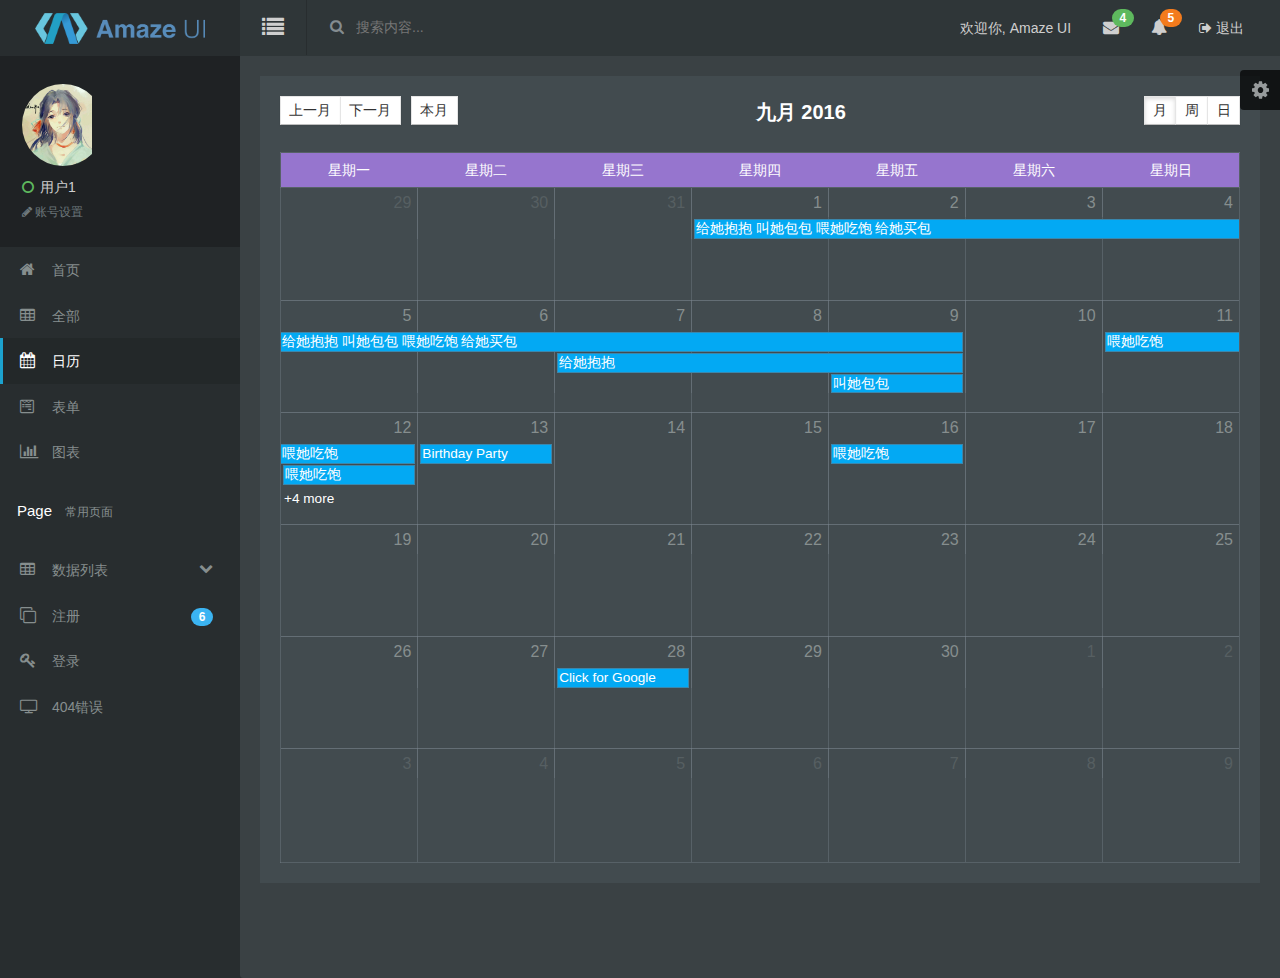
<file: src/main/resources/static/admin/calendar.html>
<!DOCTYPE html>
<html lang="en">

<head>
    <meta charset="utf-8">
    <meta http-equiv="X-UA-Compatible" content="IE=edge">
    <title>Amaze UI Admin index Examples</title>
    <meta name="description" content="这是一个 index 页面">
    <meta name="keywords" content="index">
    <meta name="viewport" content="width=device-width, initial-scale=1">
    <meta name="renderer" content="webkit">
    <meta http-equiv="Cache-Control" content="no-siteapp" />
    <link rel="icon" type="image/png" href="assets/i/favicon.png">
    <link rel="apple-touch-icon-precomposed" href="assets/i/app-icon72x72@2x.png">
    <meta name="apple-mobile-web-app-title" content="Amaze UI" />
    <link rel="stylesheet" href="assets/css/amazeui.min.css" />
    <link rel="stylesheet" href="assets/css/fullcalendar.min.css" />
    <link rel="stylesheet" href="assets/css/fullcalendar.print.css" media='print' />
    <link rel="stylesheet" href="assets/css/app.css">
    <script src="assets/js/jquery.min.js"></script>

</head>

<body data-type="widgets">
    <script src="assets/js/theme.js"></script>
    <div class="am-g tpl-g">
        <!-- 头部 -->
        <header>
            <!-- logo -->
            <div class="am-fl tpl-header-logo">
                <a href="javascript:;"><img src="assets/img/logo.png" alt=""></a>
            </div>
            <!-- 右侧内容 -->
            <div class="tpl-header-fluid">
                <!-- 侧边切换 -->
                <div class="am-fl tpl-header-switch-button am-icon-list">
                    <span>

                </span>
                </div>
                <!-- 搜索 -->
                <div class="am-fl tpl-header-search">
                    <form class="tpl-header-search-form" action="javascript:;">
                        <button class="tpl-header-search-btn am-icon-search"></button>
                        <input class="tpl-header-search-box" type="text" placeholder="搜索内容...">
                    </form>
                </div>
                <!-- 其它功能-->
                <div class="am-fr tpl-header-navbar">
                    <ul>
                        <!-- 欢迎语 -->
                        <li class="am-text-sm tpl-header-navbar-welcome">
                            <a href="javascript:;">欢迎你, <span>Amaze UI</span> </a>
                        </li>

                        <!-- 新邮件 -->
                        <li class="am-dropdown tpl-dropdown" data-am-dropdown>
                            <a href="javascript:;" class="am-dropdown-toggle tpl-dropdown-toggle" data-am-dropdown-toggle>
                                <i class="am-icon-envelope"></i>
                                <span class="am-badge am-badge-success am-round item-feed-badge">4</span>
                            </a>
                            <!-- 弹出列表 -->
                            <ul class="am-dropdown-content tpl-dropdown-content">
                                <li class="tpl-dropdown-menu-messages">
                                    <a href="javascript:;" class="tpl-dropdown-menu-messages-item am-cf">
                                        <div class="menu-messages-ico">
                                            <img src="assets/img/avatar/avatar1.jpg" alt="">
                                        </div>
                                        <div class="menu-messages-time">
                                            3小时前
                                        </div>
                                        <div class="menu-messages-content">
                                            <div class="menu-messages-content-title">
                                                <i class="am-icon-circle-o am-text-success"></i>
                                                <span>夕风色</span>
                                            </div>
                                            <div class="am-text-truncate"> Amaze UI 的诞生，依托于 GitHub 及其他技术社区上一些优秀的资源；Amaze UI 的成长，则离不开用户的支持。 </div>
                                            <div class="menu-messages-content-time">2016-09-21 下午 16:40</div>
                                        </div>
                                    </a>
                                </li>

                                <li class="tpl-dropdown-menu-messages">
                                    <a href="javascript:;" class="tpl-dropdown-menu-messages-item am-cf">
                                        <div class="menu-messages-ico">
                                            <img src="assets/img/user02.png" alt="">
                                        </div>
                                        <div class="menu-messages-time">
                                            5天前
                                        </div>
                                        <div class="menu-messages-content">
                                            <div class="menu-messages-content-title">
                                                <i class="am-icon-circle-o am-text-warning"></i>
                                                <span>用户1</span>
                                            </div>
                                            <div class="am-text-truncate"> 为了能最准确的传达所描述的问题， 建议你在反馈时附上演示，方便我们理解。 </div>
                                            <div class="menu-messages-content-time">2016-09-16 上午 09:23</div>
                                        </div>
                                    </a>
                                </li>
                                <li class="tpl-dropdown-menu-messages">
                                    <a href="javascript:;" class="tpl-dropdown-menu-messages-item am-cf">
                                        <i class="am-icon-circle-o"></i> 进入列表…
                                    </a>
                                </li>
                            </ul>
                        </li>

                        <!-- 新提示 -->
                        <li class="am-dropdown" data-am-dropdown>
                            <a href="javascript:;" class="am-dropdown-toggle" data-am-dropdown-toggle>
                                <i class="am-icon-bell"></i>
                                <span class="am-badge am-badge-warning am-round item-feed-badge">5</span>
                            </a>

                            <!-- 弹出列表 -->
                            <ul class="am-dropdown-content tpl-dropdown-content">
                                <li class="tpl-dropdown-menu-notifications">
                                    <a href="javascript:;" class="tpl-dropdown-menu-notifications-item am-cf">
                                        <div class="tpl-dropdown-menu-notifications-title">
                                            <i class="am-icon-line-chart"></i>
                                            <span> 有6笔新的销售订单</span>
                                        </div>
                                        <div class="tpl-dropdown-menu-notifications-time">
                                            12分钟前
                                        </div>
                                    </a>
                                </li>
                                <li class="tpl-dropdown-menu-notifications">
                                    <a href="javascript:;" class="tpl-dropdown-menu-notifications-item am-cf">
                                        <div class="tpl-dropdown-menu-notifications-title">
                                            <i class="am-icon-star"></i>
                                            <span> 有3个来自人事部的消息</span>
                                        </div>
                                        <div class="tpl-dropdown-menu-notifications-time">
                                            30分钟前
                                        </div>
                                    </a>
                                </li>
                                <li class="tpl-dropdown-menu-notifications">
                                    <a href="javascript:;" class="tpl-dropdown-menu-notifications-item am-cf">
                                        <div class="tpl-dropdown-menu-notifications-title">
                                            <i class="am-icon-folder-o"></i>
                                            <span> 上午开会记录存档</span>
                                        </div>
                                        <div class="tpl-dropdown-menu-notifications-time">
                                            1天前
                                        </div>
                                    </a>
                                </li>


                                <li class="tpl-dropdown-menu-notifications">
                                    <a href="javascript:;" class="tpl-dropdown-menu-notifications-item am-cf">
                                        <i class="am-icon-bell"></i> 进入列表…
                                    </a>
                                </li>
                            </ul>
                        </li>

                        <!-- 退出 -->
                        <li class="am-text-sm">
                            <a href="javascript:;">
                                <span class="am-icon-sign-out"></span> 退出
                            </a>
                        </li>
                    </ul>
                </div>
            </div>

        </header>
        <!-- 风格切换 -->
        <div class="tpl-skiner">
            <div class="tpl-skiner-toggle am-icon-cog">
            </div>
            <div class="tpl-skiner-content">
                <div class="tpl-skiner-content-title">
                    选择主题
                </div>
                <div class="tpl-skiner-content-bar">
                    <span class="skiner-color skiner-white" data-color="theme-white"></span>
                    <span class="skiner-color skiner-black" data-color="theme-black"></span>
                </div>
            </div>
        </div>
        <!-- 侧边导航栏 -->
        <div class="left-sidebar">
            <!-- 用户信息 -->
            <div class="tpl-sidebar-user-panel">
                <div class="tpl-user-panel-slide-toggleable">
                    <div class="tpl-user-panel-profile-picture">
                        <img src="assets/img/avatar/avatar1.jpg" alt="">
                    </div>
                    <span class="user-panel-logged-in-text">
              <i class="am-icon-circle-o am-text-success tpl-user-panel-status-icon"></i>
              用户1
          </span>
                    <a href="javascript:;" class="tpl-user-panel-action-link"> <span class="am-icon-pencil"></span> 账号设置</a>
                </div>
            </div>


            <!-- 菜单 -->
            <ul class="sidebar-nav">

                <li class="sidebar-nav-link">
                    <a href="index.html">
                        <i class="am-icon-home sidebar-nav-link-logo"></i> 首页
                    </a>
                </li>
                <li class="sidebar-nav-link">
                    <a href="tables.html">
                        <i class="am-icon-table sidebar-nav-link-logo"></i> 全部
                    </a>
                </li>
                <li class="sidebar-nav-link">
                    <a href="calendar.html" class="active">
                        <i class="am-icon-calendar sidebar-nav-link-logo"></i> 日历
                    </a>
                </li>
                <li class="sidebar-nav-link">
                    <a href="form.html">
                        <i class="am-icon-wpforms sidebar-nav-link-logo"></i> 表单

                    </a>
                </li>
                <li class="sidebar-nav-link">
                    <a href="chart.html">
                        <i class="am-icon-bar-chart sidebar-nav-link-logo"></i> 图表

                    </a>
                </li>

                <li class="sidebar-nav-heading">Page<span class="sidebar-nav-heading-info"> 常用页面</span></li>
                <li class="sidebar-nav-link">
                    <a href="javascript:;" class="sidebar-nav-sub-title">
                        <i class="am-icon-table sidebar-nav-link-logo"></i> 数据列表
                        <span class="am-icon-chevron-down am-fr am-margin-right-sm sidebar-nav-sub-ico"></span>
                    </a>
                    <ul class="sidebar-nav sidebar-nav-sub">
                        <li class="sidebar-nav-link">
                            <a href="table-list.html">
                                <span class="am-icon-angle-right sidebar-nav-link-logo"></span> 文字列表
                            </a>
                        </li>

                        <li class="sidebar-nav-link">
                            <a href="table-list-img.html">
                                <span class="am-icon-angle-right sidebar-nav-link-logo"></span> 图文列表
                            </a>
                        </li>
                    </ul>
                </li>
                <li class="sidebar-nav-link">
                    <a href="sign-up.html">
                        <i class="am-icon-clone sidebar-nav-link-logo"></i> 注册
                        <span class="am-badge am-badge-secondary sidebar-nav-link-logo-ico am-round am-fr am-margin-right-sm">6</span>
                    </a>
                </li>
                <li class="sidebar-nav-link">
                    <a href="login.html">
                        <i class="am-icon-key sidebar-nav-link-logo"></i> 登录
                    </a>
                </li>
                <li class="sidebar-nav-link">
                    <a href="404.html">
                        <i class="am-icon-tv sidebar-nav-link-logo"></i> 404错误
                    </a>
                </li>

            </ul>
        </div>



        <!-- 内容区域 -->
        <div class="tpl-content-wrapper">



            <div class="row-content am-cf">
                <div class="tpl-calendar-box">
                    <div id="calendar"></div>
                </div>






            </div>
        </div>
    </div>
    </div>


    <!-- 弹出层 -->

    <div class="am-modal am-modal-no-btn" id="calendar-edit-box">
        <div class="am-modal-dialog tpl-model-dialog">
            <div class="am-modal-hd">
                <a href="javascript: void(0)" class="am-close edit-box-close am-close-spin" data-am-modal-close>&times;</a>
            </div>
            <div class="am-modal-bd tpl-am-model-bd am-cf">

                <form class="am-form tpl-form-border-form">
                    <div class="am-form-group am-u-sm-12">
                        <label for="user-name" class="am-u-sm-12 am-form-label am-text-left">标题 <span class="tpl-form-line-small-title">Title</span></label>
                        <div class="am-u-sm-12">
                            <input type="text" class="tpl-form-input am-margin-top-xs calendar-edit-box-title" id="user-name" placeholder="" disabled>
                        </div>
                    </div>







                </form>

            </div>
        </div>
    </div>
    <script src="assets/js/moment.js"></script>
    <script src="assets/js/amazeui.min.js"></script>
    <script src="assets/js/fullcalendar.min.js"></script>
    <script src="assets/js/app.js"></script>
    <script>
        $(document).ready(function() {
            var editBox = $('#calendar-edit-box');

            $('.edit-box-close').on('click', function() {
                $('#calendar').fullCalendar('unselect');
            })
            $('#calendar').fullCalendar({

                header: {
                    left: 'prev,next today',
                    center: 'title',
                    right: 'month,agendaWeek,agendaDay'
                },

                monthNames: ["一月", "二月", "三月", "四月", "五月", "六月", "七月", "八月", "九月", "十月", "十一月", "十二月"],
                monthNamesShort: ["一月", "二月", "三月", "四月", "五月", "六月", "七月", "八月", "九月", "十月", "十一月", "十二月"],
                dayNames: ["星期日", "星期一", "星期二", "星期三", "星期四", "星期五", "星期六"],
                dayNamesShort: ["星期日", "星期一", "星期二", "星期三", "星期四", "星期五", "星期六"],
                today: ["今天"],
                firstDay: 1,
                buttonText: {
                    today: '本月',
                    month: '月',
                    week: '周',
                    day: '日',
                    prev: '上一月',
                    next: '下一月'
                },
                defaultDate: '2016-09-12',
                lang: 'zh-cn',
                navLinks: true, // can click day/week names to navigate views
                selectable: true,
                selectHelper: true,
                select: function(start, end) {
                    var title = prompt('填写你的记录的:');
                    var eventData;
                    if (title) {
                        eventData = {
                            title: title,
                            start: start,
                            end: end
                        };
                        $('#calendar').fullCalendar('renderEvent', eventData, true); // stick? = true
                    }
                    $('#calendar').fullCalendar('unselect');



                },
                editable: true,
                eventLimit: true, // allow "more" link when too many events
                eventClick: function(event, jsEvent, view) {

                    // event.source.events[0].title = '222223333'
                    // 修改数据
                    // 标题
                    $('.calendar-edit-box-title').val(event.title)



                    //  弹出框
                    editBox.modal();





                },
                events: [{
                    id: 1,
                    title: '给她抱抱 叫她包包 喂她吃饱 给她买包',
                    start: '2016-09-01',
                    end: '2016-09-10'
                }, {
                    id: 2,
                    title: '给她抱抱',
                    start: '2016-09-07',
                    end: '2016-09-10'
                }, {
                    id: 3,
                    title: '叫她包包',
                    start: '2016-09-09',
                    end: '2016-09-10'
                }, {
                    id: 4,
                    title: '喂她吃饱',
                    start: '2016-09-16',
                    end: '2016-09-10'
                }, {
                    id: 5,
                    title: '喂她吃饱',
                    start: '2016-09-11',
                    end: '2016-09-13'
                }, {
                    id: 6,
                    title: '喂她吃饱',
                    start: '2016-09-12',
                    end: '2016-09-12'
                }, {
                    id: 7,
                    title: '喂她吃饱',
                    start: '2016-09-12',
                    end: '2016-09-12'
                }, {
                    id: 8,
                    title: '喂她吃饱',
                    start: '2016-09-12',
                    end: '2016-09-12'
                }, {
                    id: 9,
                    title: '喂她吃饱',
                    start: '2016-09-12',
                    end: '2016-09-12'
                }, {
                    id: 10,
                    title: '喂她吃饱',
                    start: '2016-09-12',
                    end: '2016-09-12'
                }, {
                    id: 11,
                    title: 'Birthday Party',
                    start: '2016-09-13',
                    end: '2016-09-12'
                }, {
                    id: 12,
                    title: 'Click for Google',
                    start: '2016-09-28',
                    end: '2016-09-12'
                }]
            });

        });
    </script>
</body>

</html>
</file>
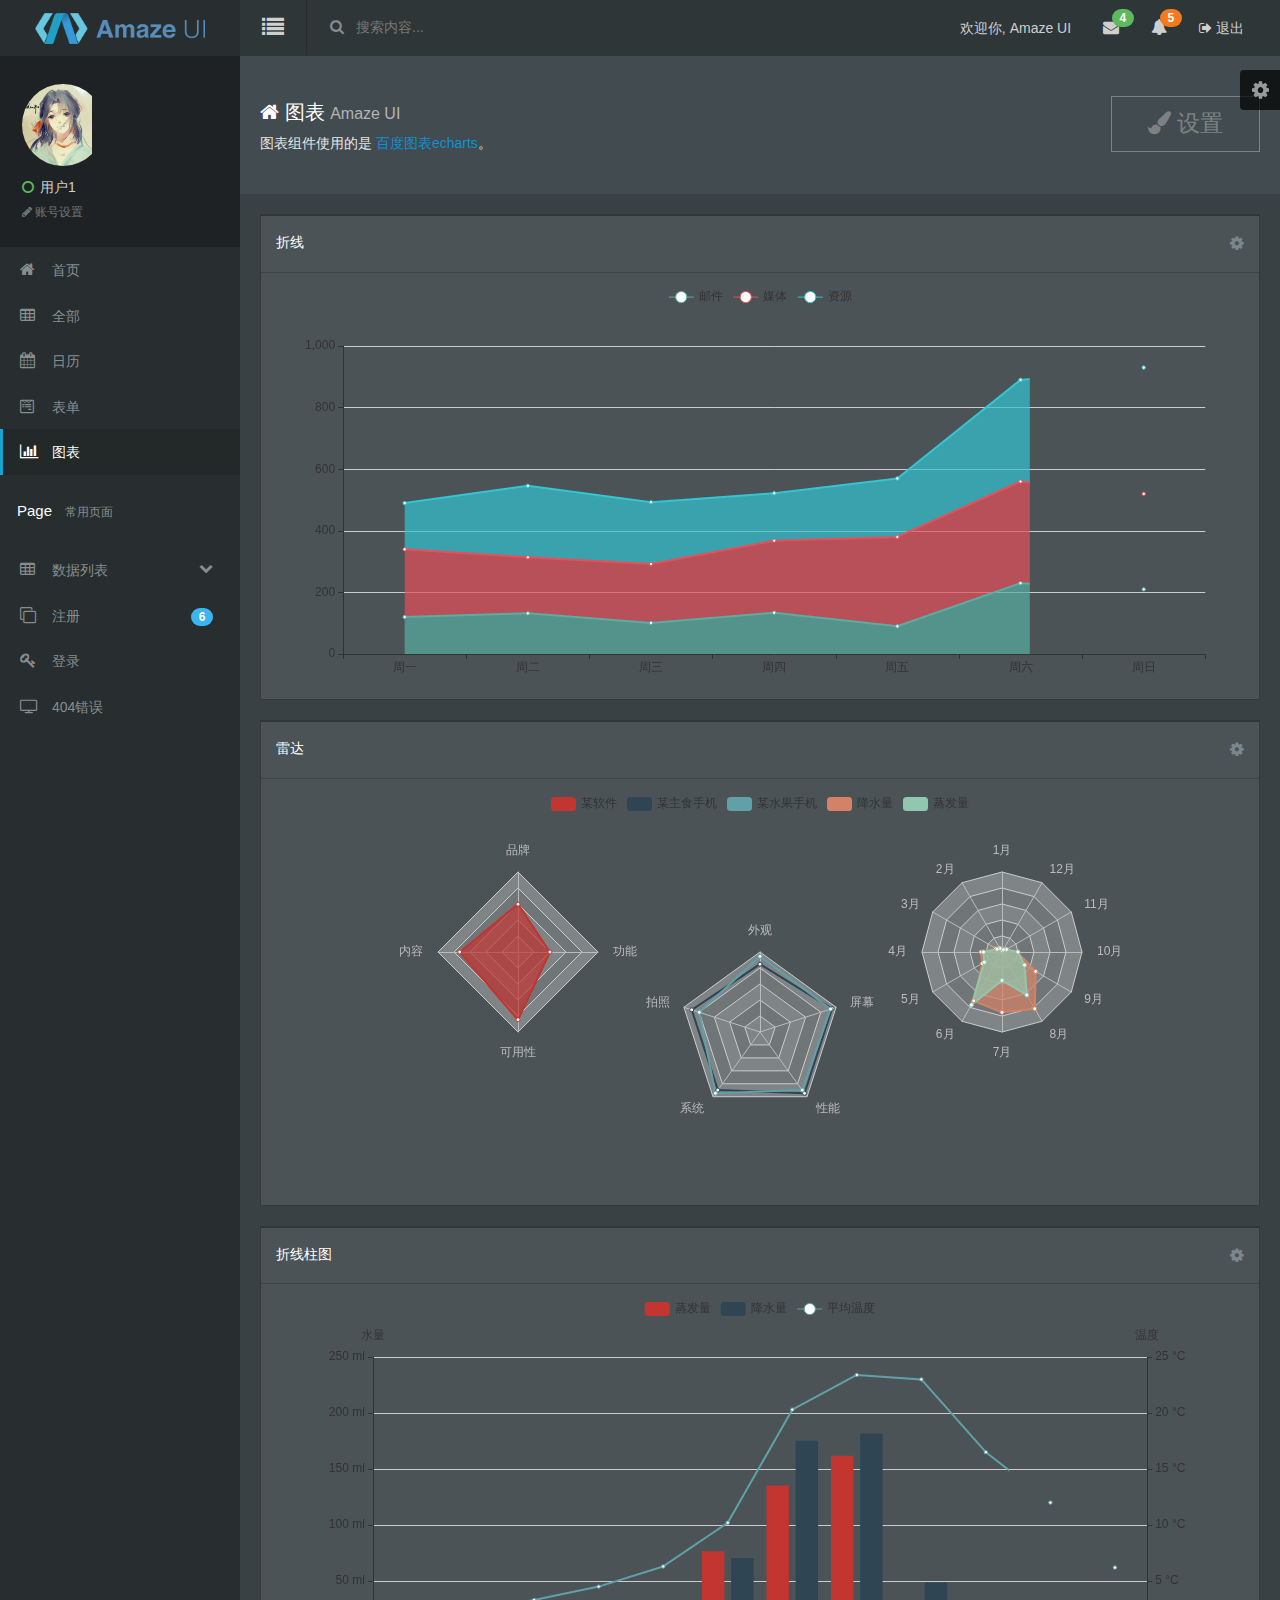
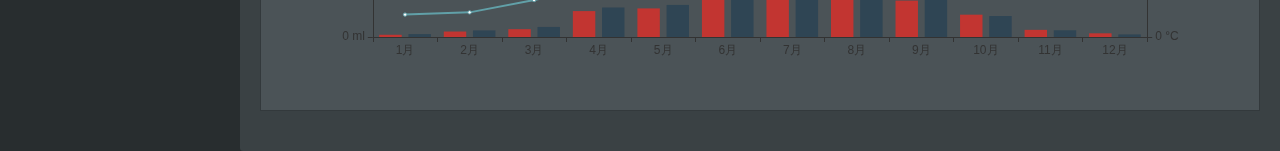
<file: src/main/resources/static/admin/chart.html>
<!DOCTYPE html>
<html lang="en">

<head>
    <meta charset="utf-8">
    <meta http-equiv="X-UA-Compatible" content="IE=edge">
    <title>Amaze UI Admin index Examples</title>
    <meta name="description" content="这是一个 index 页面">
    <meta name="keywords" content="index">
    <meta name="viewport" content="width=device-width, initial-scale=1">
    <meta name="renderer" content="webkit">
    <meta http-equiv="Cache-Control" content="no-siteapp" />
    <link rel="icon" type="image/png" href="assets/i/favicon.png">
    <link rel="apple-touch-icon-precomposed" href="assets/i/app-icon72x72@2x.png">
    <meta name="apple-mobile-web-app-title" content="Amaze UI" />
    <script src="assets/js/echarts.min.js"></script>
    <link rel="stylesheet" href="assets/css/amazeui.min.css" />
    <link rel="stylesheet" href="assets/css/amazeui.datatables.min.css" />
    <link rel="stylesheet" href="assets/css/app.css">
    <script src="assets/js/jquery.min.js"></script>

</head>

<body data-type="chart">
    <script src="assets/js/theme.js"></script>
    <div class="am-g tpl-g">
        <!-- 头部 -->
        <header>
            <!-- logo -->
            <div class="am-fl tpl-header-logo">
                <a href="javascript:;"><img src="assets/img/logo.png" alt=""></a>
            </div>
            <!-- 右侧内容 -->
            <div class="tpl-header-fluid">
                <!-- 侧边切换 -->
                <div class="am-fl tpl-header-switch-button am-icon-list">
                    <span>

                </span>
                </div>
                <!-- 搜索 -->
                <div class="am-fl tpl-header-search">
                    <form class="tpl-header-search-form" action="javascript:;">
                        <button class="tpl-header-search-btn am-icon-search"></button>
                        <input class="tpl-header-search-box" type="text" placeholder="搜索内容...">
                    </form>
                </div>
                <!-- 其它功能-->
                <div class="am-fr tpl-header-navbar">
                    <ul>
                        <!-- 欢迎语 -->
                        <li class="am-text-sm tpl-header-navbar-welcome">
                            <a href="javascript:;">欢迎你, <span>Amaze UI</span> </a>
                        </li>

                        <!-- 新邮件 -->
                        <li class="am-dropdown tpl-dropdown" data-am-dropdown>
                            <a href="javascript:;" class="am-dropdown-toggle tpl-dropdown-toggle" data-am-dropdown-toggle>
                                <i class="am-icon-envelope"></i>
                                <span class="am-badge am-badge-success am-round item-feed-badge">4</span>
                            </a>
                            <!-- 弹出列表 -->
                            <ul class="am-dropdown-content tpl-dropdown-content">
                                <li class="tpl-dropdown-menu-messages">
                                    <a href="javascript:;" class="tpl-dropdown-menu-messages-item am-cf">
                                        <div class="menu-messages-ico">
                                            <img src="assets/img/avatar/avatar1.jpg" alt="">
                                        </div>
                                        <div class="menu-messages-time">
                                            3小时前
                                        </div>
                                        <div class="menu-messages-content">
                                            <div class="menu-messages-content-title">
                                                <i class="am-icon-circle-o am-text-success"></i>
                                                <span>夕风色</span>
                                            </div>
                                            <div class="am-text-truncate"> Amaze UI 的诞生，依托于 GitHub 及其他技术社区上一些优秀的资源；Amaze UI 的成长，则离不开用户的支持。 </div>
                                            <div class="menu-messages-content-time">2016-09-21 下午 16:40</div>
                                        </div>
                                    </a>
                                </li>

                                <li class="tpl-dropdown-menu-messages">
                                    <a href="javascript:;" class="tpl-dropdown-menu-messages-item am-cf">
                                        <div class="menu-messages-ico">
                                            <img src="assets/img/user02.png" alt="">
                                        </div>
                                        <div class="menu-messages-time">
                                            5天前
                                        </div>
                                        <div class="menu-messages-content">
                                            <div class="menu-messages-content-title">
                                                <i class="am-icon-circle-o am-text-warning"></i>
                                                <span>用户1</span>
                                            </div>
                                            <div class="am-text-truncate"> 为了能最准确的传达所描述的问题， 建议你在反馈时附上演示，方便我们理解。 </div>
                                            <div class="menu-messages-content-time">2016-09-16 上午 09:23</div>
                                        </div>
                                    </a>
                                </li>
                                <li class="tpl-dropdown-menu-messages">
                                    <a href="javascript:;" class="tpl-dropdown-menu-messages-item am-cf">
                                        <i class="am-icon-circle-o"></i> 进入列表…
                                    </a>
                                </li>
                            </ul>
                        </li>

                        <!-- 新提示 -->
                        <li class="am-dropdown" data-am-dropdown>
                            <a href="javascript:;" class="am-dropdown-toggle" data-am-dropdown-toggle>
                                <i class="am-icon-bell"></i>
                                <span class="am-badge am-badge-warning am-round item-feed-badge">5</span>
                            </a>

                            <!-- 弹出列表 -->
                            <ul class="am-dropdown-content tpl-dropdown-content">
                                <li class="tpl-dropdown-menu-notifications">
                                    <a href="javascript:;" class="tpl-dropdown-menu-notifications-item am-cf">
                                        <div class="tpl-dropdown-menu-notifications-title">
                                            <i class="am-icon-line-chart"></i>
                                            <span> 有6笔新的销售订单</span>
                                        </div>
                                        <div class="tpl-dropdown-menu-notifications-time">
                                            12分钟前
                                        </div>
                                    </a>
                                </li>
                                <li class="tpl-dropdown-menu-notifications">
                                    <a href="javascript:;" class="tpl-dropdown-menu-notifications-item am-cf">
                                        <div class="tpl-dropdown-menu-notifications-title">
                                            <i class="am-icon-star"></i>
                                            <span> 有3个来自人事部的消息</span>
                                        </div>
                                        <div class="tpl-dropdown-menu-notifications-time">
                                            30分钟前
                                        </div>
                                    </a>
                                </li>
                                <li class="tpl-dropdown-menu-notifications">
                                    <a href="javascript:;" class="tpl-dropdown-menu-notifications-item am-cf">
                                        <div class="tpl-dropdown-menu-notifications-title">
                                            <i class="am-icon-folder-o"></i>
                                            <span> 上午开会记录存档</span>
                                        </div>
                                        <div class="tpl-dropdown-menu-notifications-time">
                                            1天前
                                        </div>
                                    </a>
                                </li>


                                <li class="tpl-dropdown-menu-notifications">
                                    <a href="javascript:;" class="tpl-dropdown-menu-notifications-item am-cf">
                                        <i class="am-icon-bell"></i> 进入列表…
                                    </a>
                                </li>
                            </ul>
                        </li>

                        <!-- 退出 -->
                        <li class="am-text-sm">
                            <a href="javascript:;">
                                <span class="am-icon-sign-out"></span> 退出
                            </a>
                        </li>
                    </ul>
                </div>
            </div>

        </header>
        <!-- 风格切换 -->
        <div class="tpl-skiner">
            <div class="tpl-skiner-toggle am-icon-cog">
            </div>
            <div class="tpl-skiner-content">
                <div class="tpl-skiner-content-title">
                    选择主题
                </div>
                <div class="tpl-skiner-content-bar">
                    <span class="skiner-color skiner-white" data-color="theme-white"></span>
                    <span class="skiner-color skiner-black" data-color="theme-black"></span>
                </div>
            </div>
        </div>
        <!-- 侧边导航栏 -->
        <div class="left-sidebar">
            <!-- 用户信息 -->
            <div class="tpl-sidebar-user-panel">
                <div class="tpl-user-panel-slide-toggleable">
                    <div class="tpl-user-panel-profile-picture">
                        <img src="assets/img/avatar/avatar1.jpg" alt="">
                    </div>
                    <span class="user-panel-logged-in-text">
              <i class="am-icon-circle-o am-text-success tpl-user-panel-status-icon"></i>
              用户1
          </span>
                    <a href="javascript:;" class="tpl-user-panel-action-link"> <span class="am-icon-pencil"></span> 账号设置</a>
                </div>
            </div>

            <!-- 菜单 -->
            <ul class="sidebar-nav">

                <li class="sidebar-nav-link">
                    <a href="index.html">
                        <i class="am-icon-home sidebar-nav-link-logo"></i> 首页
                    </a>
                </li>
                <li class="sidebar-nav-link">
                    <a href="tables.html">
                        <i class="am-icon-table sidebar-nav-link-logo"></i> 全部
                    </a>
                </li>
                <li class="sidebar-nav-link">
                    <a href="calendar.html">
                        <i class="am-icon-calendar sidebar-nav-link-logo"></i> 日历
                    </a>
                </li>
                <li class="sidebar-nav-link">
                    <a href="form.html">
                        <i class="am-icon-wpforms sidebar-nav-link-logo"></i> 表单

                    </a>
                </li>
                <li class="sidebar-nav-link">
                    <a href="chart.html" class="active">
                        <i class="am-icon-bar-chart sidebar-nav-link-logo"></i> 图表

                    </a>
                </li>

                <li class="sidebar-nav-heading">Page<span class="sidebar-nav-heading-info"> 常用页面</span></li>
                <li class="sidebar-nav-link">
                    <a href="javascript:;" class="sidebar-nav-sub-title">
                        <i class="am-icon-table sidebar-nav-link-logo"></i> 数据列表
                        <span class="am-icon-chevron-down am-fr am-margin-right-sm sidebar-nav-sub-ico"></span>
                    </a>
                    <ul class="sidebar-nav sidebar-nav-sub">
                        <li class="sidebar-nav-link">
                            <a href="table-list.html">
                                <span class="am-icon-angle-right sidebar-nav-link-logo"></span> 文字列表
                            </a>
                        </li>

                        <li class="sidebar-nav-link">
                            <a href="table-list-img.html">
                                <span class="am-icon-angle-right sidebar-nav-link-logo"></span> 图文列表
                            </a>
                        </li>
                    </ul>
                </li>
                <li class="sidebar-nav-link">
                    <a href="sign-up.html">
                        <i class="am-icon-clone sidebar-nav-link-logo"></i> 注册
                        <span class="am-badge am-badge-secondary sidebar-nav-link-logo-ico am-round am-fr am-margin-right-sm">6</span>
                    </a>
                </li>
                <li class="sidebar-nav-link">
                    <a href="login.html">
                        <i class="am-icon-key sidebar-nav-link-logo"></i> 登录
                    </a>
                </li>
                <li class="sidebar-nav-link">
                    <a href="404.html">
                        <i class="am-icon-tv sidebar-nav-link-logo"></i> 404错误
                    </a>
                </li>

            </ul>
        </div>

        <!-- 内容区域 -->
        <div class="tpl-content-wrapper">

            <div class="container-fluid am-cf">
                <div class="row">
                    <div class="am-u-sm-12 am-u-md-12 am-u-lg-9">
                        <div class="page-header-heading"><span class="am-icon-home page-header-heading-icon"></span> 图表 <small>Amaze UI</small></div>
                        <p class="page-header-description">图表组件使用的是 <a href="http://echarts.baidu.com">百度图表echarts</a>。</p>
                    </div>
                    <div class="am-u-lg-3 tpl-index-settings-button">
                        <button type="button" class="page-header-button"><span class="am-icon-paint-brush"></span> 设置</button>
                    </div>
                </div>

            </div>

            <div class="row-content am-cf">
                <div class="widget am-cf">
                    <div class="widget-head am-cf">
                        <div class="widget-title am-fl">折线</div>
                        <div class="widget-function am-fr">
                            <a href="javascript:;" class="am-icon-cog"></a>
                        </div>
                    </div>
                    <div class="widget-body am-fr">
                        <div style="height: 400px" class="" id="tpl-echarts-A">

                        </div>
                    </div>
                </div>


                <div class="widget am-cf">
                    <div class="widget-head am-cf">
                        <div class="widget-title am-fl">雷达</div>
                        <div class="widget-function am-fr">
                            <a href="javascript:;" class="am-icon-cog"></a>
                        </div>
                    </div>
                    <div class="widget-body am-fr">
                        <div style="height: 400px" id="tpl-echarts-B">

                        </div>
                    </div>
                </div>


                <div class="widget am-cf">
                    <div class="widget-head am-cf">
                        <div class="widget-title am-fl">折线柱图</div>
                        <div class="widget-function am-fr">
                            <a href="javascript:;" class="am-icon-cog"></a>
                        </div>
                    </div>
                    <div class="widget-body am-fr">
                        <div style="height: 400px" id="tpl-echarts-C">

                        </div>
                    </div>
                </div>

            </div>
        </div>
    </div>
    </div>
    <script src="assets/js/amazeui.min.js"></script>
    <script src="assets/js/amazeui.datatables.min.js"></script>
    <script src="assets/js/dataTables.responsive.min.js"></script>
    <script src="assets/js/app.js"></script>

</body>

</html>
</file>
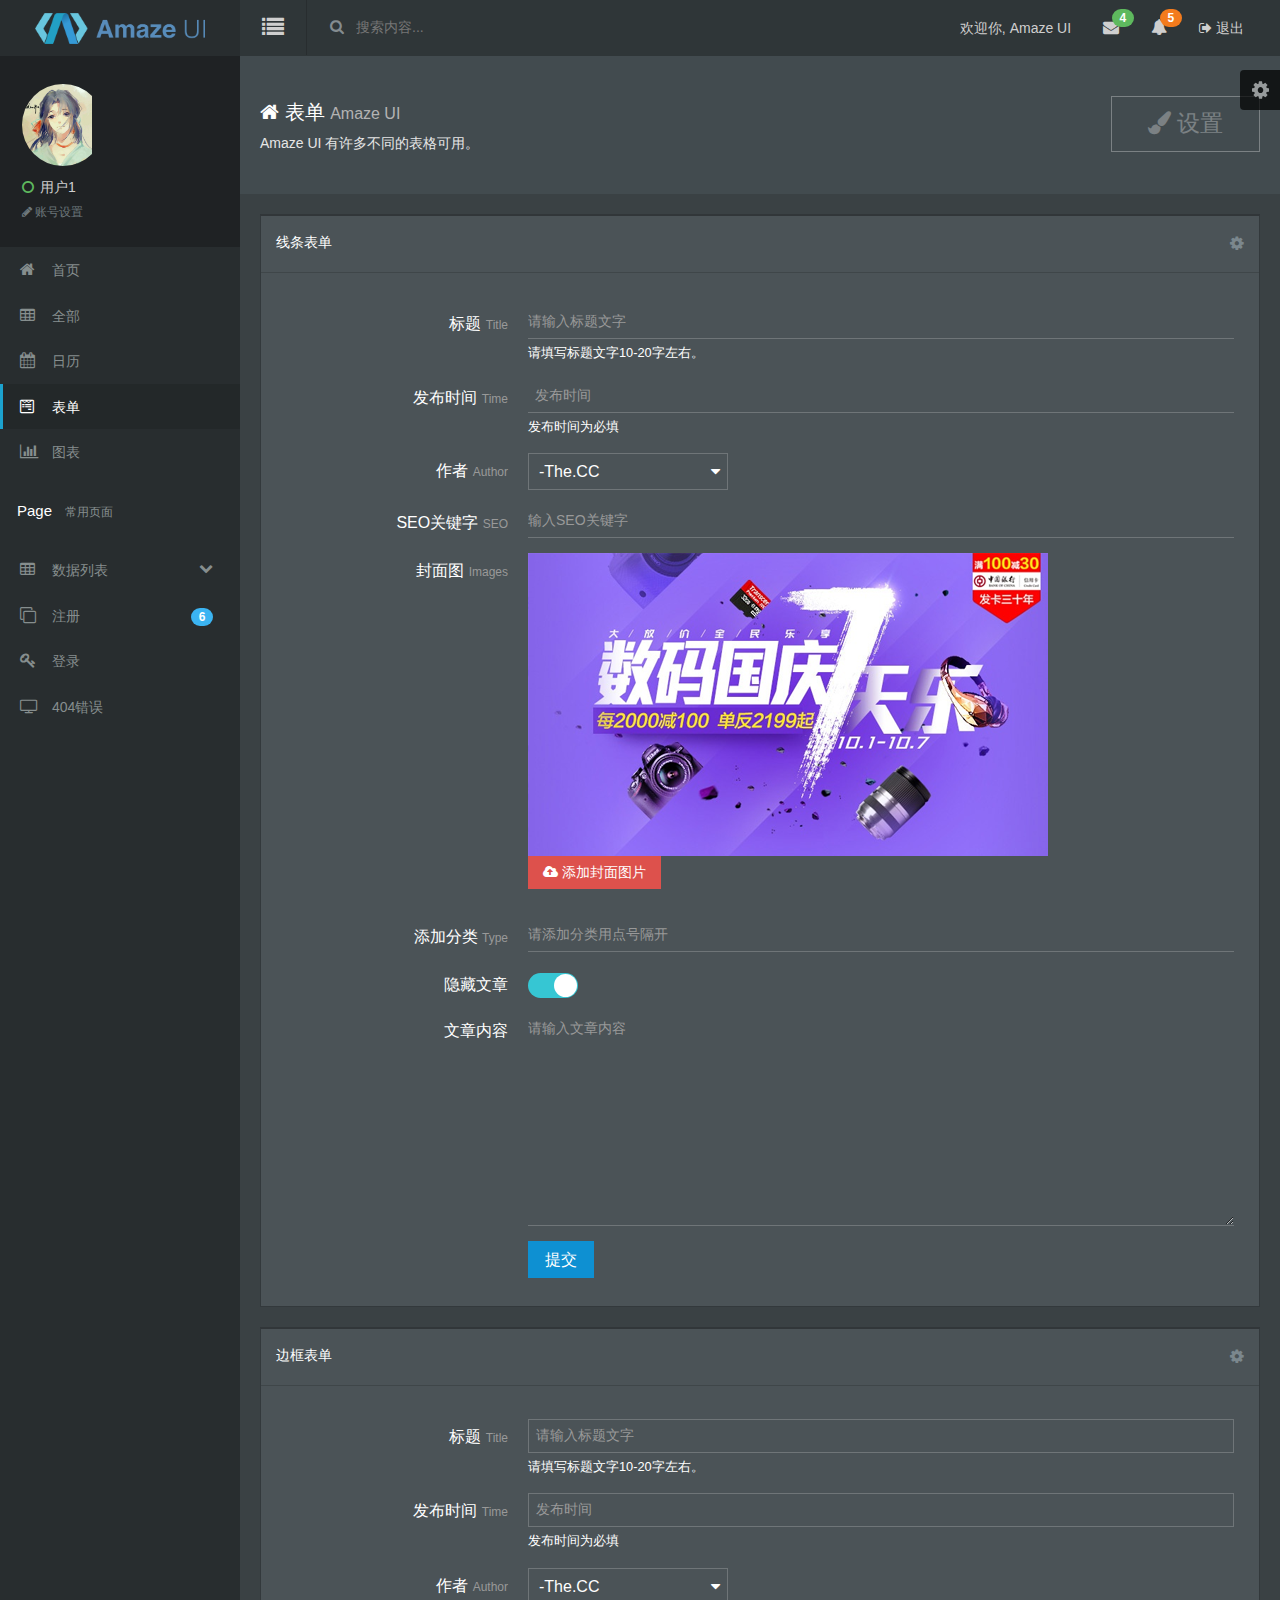
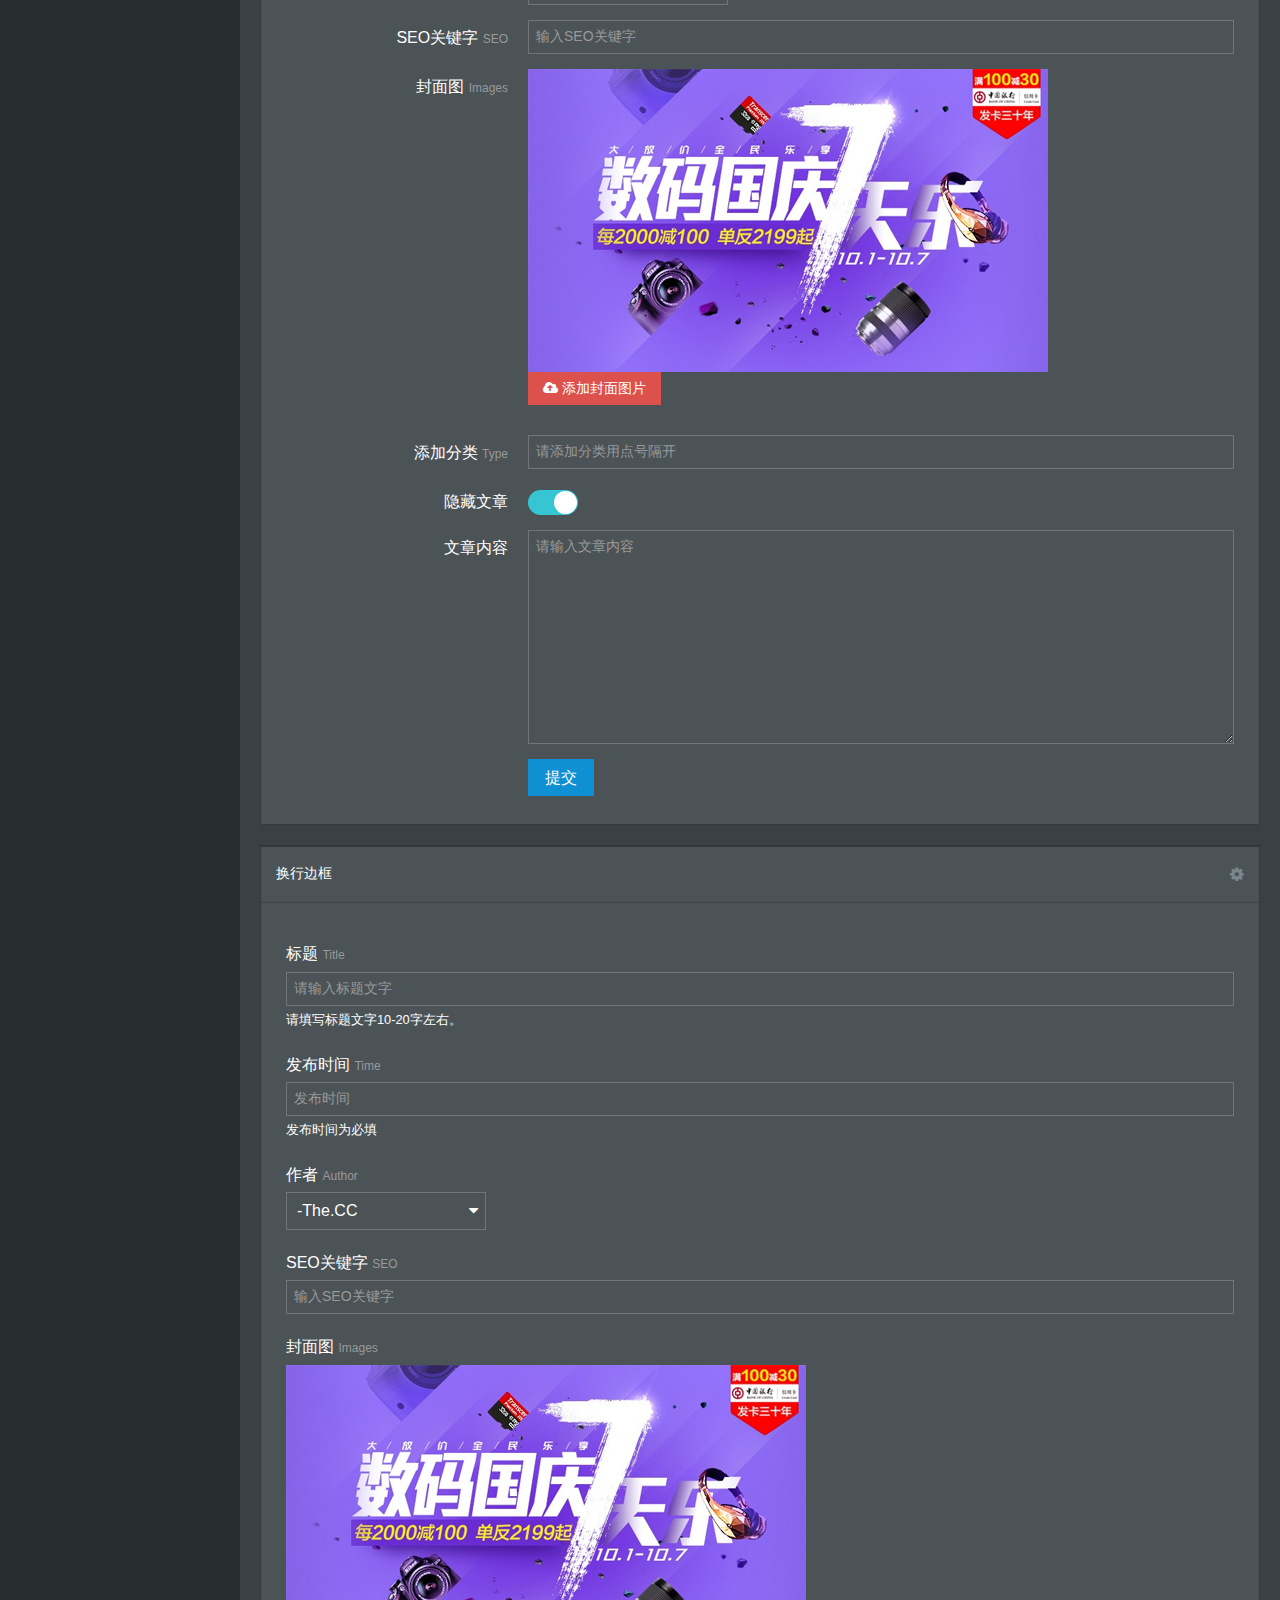
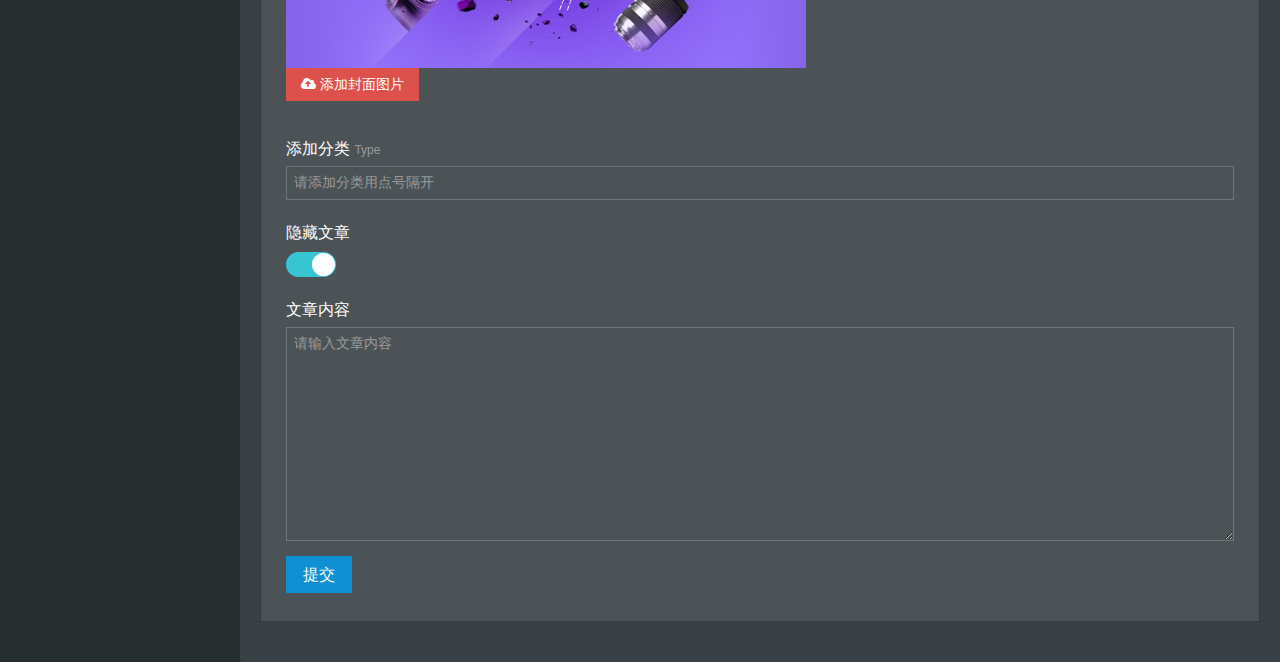
<file: src/main/resources/static/admin/form.html>
<!DOCTYPE html>
<html lang="en">

<head>
    <meta charset="utf-8">
    <meta http-equiv="X-UA-Compatible" content="IE=edge">
    <title>Amaze UI Admin index Examples</title>
    <meta name="description" content="这是一个 index 页面">
    <meta name="keywords" content="index">
    <meta name="viewport" content="width=device-width, initial-scale=1">
    <meta name="renderer" content="webkit">
    <meta http-equiv="Cache-Control" content="no-siteapp" />
    <link rel="icon" type="image/png" href="assets/i/favicon.png">
    <link rel="apple-touch-icon-precomposed" href="assets/i/app-icon72x72@2x.png">
    <meta name="apple-mobile-web-app-title" content="Amaze UI" />
    <script src="assets/js/echarts.min.js"></script>
    <link rel="stylesheet" href="assets/css/amazeui.min.css" />
    <link rel="stylesheet" href="assets/css/amazeui.datatables.min.css" />
    <link rel="stylesheet" href="assets/css/app.css">
    <script src="assets/js/jquery.min.js"></script>

</head>

<body data-type="widgets">
    <script src="assets/js/theme.js"></script>
    <div class="am-g tpl-g">
        <!-- 头部 -->
        <header>
            <!-- logo -->
            <div class="am-fl tpl-header-logo">
                <a href="javascript:;"><img src="assets/img/logo.png" alt=""></a>
            </div>
            <!-- 右侧内容 -->
            <div class="tpl-header-fluid">
                <!-- 侧边切换 -->
                <div class="am-fl tpl-header-switch-button am-icon-list">
                    <span>

                </span>
                </div>
                <!-- 搜索 -->
                <div class="am-fl tpl-header-search">
                    <form class="tpl-header-search-form" action="javascript:;">
                        <button class="tpl-header-search-btn am-icon-search"></button>
                        <input class="tpl-header-search-box" type="text" placeholder="搜索内容...">
                    </form>
                </div>
                <!-- 其它功能-->
                <div class="am-fr tpl-header-navbar">
                    <ul>
                        <!-- 欢迎语 -->
                        <li class="am-text-sm tpl-header-navbar-welcome">
                            <a href="javascript:;">欢迎你, <span>Amaze UI</span> </a>
                        </li>

                        <!-- 新邮件 -->
                        <li class="am-dropdown tpl-dropdown" data-am-dropdown>
                            <a href="javascript:;" class="am-dropdown-toggle tpl-dropdown-toggle" data-am-dropdown-toggle>
                                <i class="am-icon-envelope"></i>
                                <span class="am-badge am-badge-success am-round item-feed-badge">4</span>
                            </a>
                            <!-- 弹出列表 -->
                            <ul class="am-dropdown-content tpl-dropdown-content">
                                <li class="tpl-dropdown-menu-messages">
                                    <a href="javascript:;" class="tpl-dropdown-menu-messages-item am-cf">
                                        <div class="menu-messages-ico">
                                            <img src="assets/img/avatar/avatar1.jpg" alt="">
                                        </div>
                                        <div class="menu-messages-time">
                                            3小时前
                                        </div>
                                        <div class="menu-messages-content">
                                            <div class="menu-messages-content-title">
                                                <i class="am-icon-circle-o am-text-success"></i>
                                                <span>夕风色</span>
                                            </div>
                                            <div class="am-text-truncate"> Amaze UI 的诞生，依托于 GitHub 及其他技术社区上一些优秀的资源；Amaze UI 的成长，则离不开用户的支持。 </div>
                                            <div class="menu-messages-content-time">2016-09-21 下午 16:40</div>
                                        </div>
                                    </a>
                                </li>

                                <li class="tpl-dropdown-menu-messages">
                                    <a href="javascript:;" class="tpl-dropdown-menu-messages-item am-cf">
                                        <div class="menu-messages-ico">
                                            <img src="assets/img/user02.png" alt="">
                                        </div>
                                        <div class="menu-messages-time">
                                            5天前
                                        </div>
                                        <div class="menu-messages-content">
                                            <div class="menu-messages-content-title">
                                                <i class="am-icon-circle-o am-text-warning"></i>
                                                <span>用户1</span>
                                            </div>
                                            <div class="am-text-truncate"> 为了能最准确的传达所描述的问题， 建议你在反馈时附上演示，方便我们理解。 </div>
                                            <div class="menu-messages-content-time">2016-09-16 上午 09:23</div>
                                        </div>
                                    </a>
                                </li>
                                <li class="tpl-dropdown-menu-messages">
                                    <a href="javascript:;" class="tpl-dropdown-menu-messages-item am-cf">
                                        <i class="am-icon-circle-o"></i> 进入列表…
                                    </a>
                                </li>
                            </ul>
                        </li>

                        <!-- 新提示 -->
                        <li class="am-dropdown" data-am-dropdown>
                            <a href="javascript:;" class="am-dropdown-toggle" data-am-dropdown-toggle>
                                <i class="am-icon-bell"></i>
                                <span class="am-badge am-badge-warning am-round item-feed-badge">5</span>
                            </a>

                            <!-- 弹出列表 -->
                            <ul class="am-dropdown-content tpl-dropdown-content">
                                <li class="tpl-dropdown-menu-notifications">
                                    <a href="javascript:;" class="tpl-dropdown-menu-notifications-item am-cf">
                                        <div class="tpl-dropdown-menu-notifications-title">
                                            <i class="am-icon-line-chart"></i>
                                            <span> 有6笔新的销售订单</span>
                                        </div>
                                        <div class="tpl-dropdown-menu-notifications-time">
                                            12分钟前
                                        </div>
                                    </a>
                                </li>
                                <li class="tpl-dropdown-menu-notifications">
                                    <a href="javascript:;" class="tpl-dropdown-menu-notifications-item am-cf">
                                        <div class="tpl-dropdown-menu-notifications-title">
                                            <i class="am-icon-star"></i>
                                            <span> 有3个来自人事部的消息</span>
                                        </div>
                                        <div class="tpl-dropdown-menu-notifications-time">
                                            30分钟前
                                        </div>
                                    </a>
                                </li>
                                <li class="tpl-dropdown-menu-notifications">
                                    <a href="javascript:;" class="tpl-dropdown-menu-notifications-item am-cf">
                                        <div class="tpl-dropdown-menu-notifications-title">
                                            <i class="am-icon-folder-o"></i>
                                            <span> 上午开会记录存档</span>
                                        </div>
                                        <div class="tpl-dropdown-menu-notifications-time">
                                            1天前
                                        </div>
                                    </a>
                                </li>


                                <li class="tpl-dropdown-menu-notifications">
                                    <a href="javascript:;" class="tpl-dropdown-menu-notifications-item am-cf">
                                        <i class="am-icon-bell"></i> 进入列表…
                                    </a>
                                </li>
                            </ul>
                        </li>

                        <!-- 退出 -->
                        <li class="am-text-sm">
                            <a href="javascript:;">
                                <span class="am-icon-sign-out"></span> 退出
                            </a>
                        </li>
                    </ul>
                </div>
            </div>

        </header>
        <!-- 风格切换 -->
        <div class="tpl-skiner">
            <div class="tpl-skiner-toggle am-icon-cog">
            </div>
            <div class="tpl-skiner-content">
                <div class="tpl-skiner-content-title">
                    选择主题
                </div>
                <div class="tpl-skiner-content-bar">
                    <span class="skiner-color skiner-white" data-color="theme-white"></span>
                    <span class="skiner-color skiner-black" data-color="theme-black"></span>
                </div>
            </div>
        </div>
        <!-- 侧边导航栏 -->
        <div class="left-sidebar">
            <!-- 用户信息 -->
            <div class="tpl-sidebar-user-panel">
                <div class="tpl-user-panel-slide-toggleable">
                    <div class="tpl-user-panel-profile-picture">
                        <img src="assets/img/avatar/avatar1.jpg" alt="">
                    </div>
                    <span class="user-panel-logged-in-text">
              <i class="am-icon-circle-o am-text-success tpl-user-panel-status-icon"></i>
              用户1
          </span>
                    <a href="javascript:;" class="tpl-user-panel-action-link"> <span class="am-icon-pencil"></span> 账号设置</a>
                </div>
            </div>

            <!-- 菜单 -->
            <ul class="sidebar-nav">

                <li class="sidebar-nav-link">
                    <a href="index.html">
                        <i class="am-icon-home sidebar-nav-link-logo"></i> 首页
                    </a>
                </li>
                <li class="sidebar-nav-link">
                    <a href="tables.html">
                        <i class="am-icon-table sidebar-nav-link-logo"></i> 全部
                    </a>
                </li>
                <li class="sidebar-nav-link">
                    <a href="calendar.html">
                        <i class="am-icon-calendar sidebar-nav-link-logo"></i> 日历
                    </a>
                </li>
                <li class="sidebar-nav-link">
                    <a href="form.html" class="active">
                        <i class="am-icon-wpforms sidebar-nav-link-logo"></i> 表单

                    </a>
                </li>
                <li class="sidebar-nav-link">
                    <a href="chart.html">
                        <i class="am-icon-bar-chart sidebar-nav-link-logo"></i> 图表

                    </a>
                </li>

                <li class="sidebar-nav-heading">Page<span class="sidebar-nav-heading-info"> 常用页面</span></li>
                <li class="sidebar-nav-link">
                    <a href="javascript:;" class="sidebar-nav-sub-title">
                        <i class="am-icon-table sidebar-nav-link-logo"></i> 数据列表
                        <span class="am-icon-chevron-down am-fr am-margin-right-sm sidebar-nav-sub-ico"></span>
                    </a>
                    <ul class="sidebar-nav sidebar-nav-sub">
                        <li class="sidebar-nav-link">
                            <a href="table-list.html">
                                <span class="am-icon-angle-right sidebar-nav-link-logo"></span> 文字列表
                            </a>
                        </li>

                        <li class="sidebar-nav-link">
                            <a href="table-list-img.html">
                                <span class="am-icon-angle-right sidebar-nav-link-logo"></span> 图文列表
                            </a>
                        </li>
                    </ul>
                </li>
                <li class="sidebar-nav-link">
                    <a href="sign-up.html">
                        <i class="am-icon-clone sidebar-nav-link-logo"></i> 注册
                        <span class="am-badge am-badge-secondary sidebar-nav-link-logo-ico am-round am-fr am-margin-right-sm">6</span>
                    </a>
                </li>
                <li class="sidebar-nav-link">
                    <a href="login.html">
                        <i class="am-icon-key sidebar-nav-link-logo"></i> 登录
                    </a>
                </li>
                <li class="sidebar-nav-link">
                    <a href="404.html">
                        <i class="am-icon-tv sidebar-nav-link-logo"></i> 404错误
                    </a>
                </li>

            </ul>
        </div>

        <!-- 内容区域 -->
        <div class="tpl-content-wrapper">

            <div class="container-fluid am-cf">
                <div class="row">
                    <div class="am-u-sm-12 am-u-md-12 am-u-lg-9">
                        <div class="page-header-heading"><span class="am-icon-home page-header-heading-icon"></span> 表单 <small>Amaze UI</small></div>
                        <p class="page-header-description">Amaze UI 有许多不同的表格可用。</p>
                    </div>
                    <div class="am-u-lg-3 tpl-index-settings-button">
                        <button type="button" class="page-header-button"><span class="am-icon-paint-brush"></span> 设置</button>
                    </div>
                </div>

            </div>

            <div class="row-content am-cf">


                <div class="row">

                    <div class="am-u-sm-12 am-u-md-12 am-u-lg-12">
                        <div class="widget am-cf">
                            <div class="widget-head am-cf">
                                <div class="widget-title am-fl">线条表单</div>
                                <div class="widget-function am-fr">
                                    <a href="javascript:;" class="am-icon-cog"></a>
                                </div>
                            </div>
                            <div class="widget-body am-fr">

                                <form class="am-form tpl-form-line-form">
                                    <div class="am-form-group">
                                        <label for="user-name" class="am-u-sm-3 am-form-label">标题 <span class="tpl-form-line-small-title">Title</span></label>
                                        <div class="am-u-sm-9">
                                            <input type="text" class="tpl-form-input" id="user-name" placeholder="请输入标题文字">
                                            <small>请填写标题文字10-20字左右。</small>
                                        </div>
                                    </div>

                                    <div class="am-form-group">
                                        <label for="user-email" class="am-u-sm-3 am-form-label">发布时间 <span class="tpl-form-line-small-title">Time</span></label>
                                        <div class="am-u-sm-9">
                                            <input type="text" class="am-form-field tpl-form-no-bg" placeholder="发布时间" data-am-datepicker="" readonly="">
                                            <small>发布时间为必填</small>
                                        </div>
                                    </div>

                                    <div class="am-form-group">
                                        <label for="user-phone" class="am-u-sm-3 am-form-label">作者 <span class="tpl-form-line-small-title">Author</span></label>
                                        <div class="am-u-sm-9">
                                            <select data-am-selected="{searchBox: 1}" style="display: none;">
  <option value="a">-The.CC</option>
  <option value="b">夕风色</option>
  <option value="o">Orange</option>
</select>

                                        </div>
                                    </div>

                                    <div class="am-form-group">
                                        <label class="am-u-sm-3 am-form-label">SEO关键字 <span class="tpl-form-line-small-title">SEO</span></label>
                                        <div class="am-u-sm-9">
                                            <input type="text" placeholder="输入SEO关键字">
                                        </div>
                                    </div>

                                    <div class="am-form-group">
                                        <label for="user-weibo" class="am-u-sm-3 am-form-label">封面图 <span class="tpl-form-line-small-title">Images</span></label>
                                        <div class="am-u-sm-9">
                                            <div class="am-form-group am-form-file">
                                                <div class="tpl-form-file-img">
                                                    <img src="assets/img/a5.png" alt="">
                                                </div>
                                                <button type="button" class="am-btn am-btn-danger am-btn-sm">
    <i class="am-icon-cloud-upload"></i> 添加封面图片</button>
                                                <input id="doc-form-file" type="file" multiple="">
                                            </div>

                                        </div>
                                    </div>

                                    <div class="am-form-group">
                                        <label for="user-weibo" class="am-u-sm-3 am-form-label">添加分类 <span class="tpl-form-line-small-title">Type</span></label>
                                        <div class="am-u-sm-9">
                                            <input type="text" id="user-weibo" placeholder="请添加分类用点号隔开">
                                            <div>

                                            </div>
                                        </div>
                                    </div>

                                    <div class="am-form-group">
                                        <label for="user-intro" class="am-u-sm-3 am-form-label">隐藏文章</label>
                                        <div class="am-u-sm-9">
                                            <div class="tpl-switch">
                                                <input type="checkbox" class="ios-switch bigswitch tpl-switch-btn" checked="">
                                                <div class="tpl-switch-btn-view">
                                                    <div>
                                                    </div>
                                                </div>
                                            </div>

                                        </div>
                                    </div>

                                    <div class="am-form-group">
                                        <label for="user-intro" class="am-u-sm-3 am-form-label">文章内容</label>
                                        <div class="am-u-sm-9">
                                            <textarea class="" rows="10" id="user-intro" placeholder="请输入文章内容"></textarea>
                                        </div>
                                    </div>

                                    <div class="am-form-group">
                                        <div class="am-u-sm-9 am-u-sm-push-3">
                                            <button type="button" class="am-btn am-btn-primary tpl-btn-bg-color-success ">提交</button>
                                        </div>
                                    </div>
                                </form>
                            </div>
                        </div>
                    </div>
                </div>

                <div class="row">

                    <div class="am-u-sm-12 am-u-md-12 am-u-lg-12">
                        <div class="widget am-cf">
                            <div class="widget-head am-cf">
                                <div class="widget-title am-fl">边框表单</div>
                                <div class="widget-function am-fr">
                                    <a href="javascript:;" class="am-icon-cog"></a>
                                </div>
                            </div>
                            <div class="widget-body am-fr">

                                <form class="am-form tpl-form-border-form tpl-form-border-br">
                                    <div class="am-form-group">
                                        <label for="user-name" class="am-u-sm-3 am-form-label">标题 <span class="tpl-form-line-small-title">Title</span></label>
                                        <div class="am-u-sm-9">
                                            <input type="text" class="tpl-form-input" id="user-name" placeholder="请输入标题文字">
                                            <small>请填写标题文字10-20字左右。</small>
                                        </div>
                                    </div>

                                    <div class="am-form-group">
                                        <label for="user-email" class="am-u-sm-3 am-form-label">发布时间 <span class="tpl-form-line-small-title">Time</span></label>
                                        <div class="am-u-sm-9">
                                            <input type="text" class="am-form-field tpl-form-no-bg" placeholder="发布时间" data-am-datepicker="" readonly="">
                                            <small>发布时间为必填</small>
                                        </div>
                                    </div>

                                    <div class="am-form-group">
                                        <label for="user-phone" class="am-u-sm-3 am-form-label">作者 <span class="tpl-form-line-small-title">Author</span></label>
                                        <div class="am-u-sm-9">
                                            <select data-am-selected="{searchBox: 1}" style="display: none;">
  <option value="a">-The.CC</option>
  <option value="b">夕风色</option>
  <option value="o">Orange</option>
</select>

                                        </div>
                                    </div>

                                    <div class="am-form-group">
                                        <label class="am-u-sm-3 am-form-label">SEO关键字 <span class="tpl-form-line-small-title">SEO</span></label>
                                        <div class="am-u-sm-9">
                                            <input type="text" placeholder="输入SEO关键字">
                                        </div>
                                    </div>

                                    <div class="am-form-group">
                                        <label for="user-weibo" class="am-u-sm-3 am-form-label">封面图 <span class="tpl-form-line-small-title">Images</span></label>
                                        <div class="am-u-sm-9">
                                            <div class="am-form-group am-form-file">
                                                <div class="tpl-form-file-img">
                                                    <img src="assets/img/a5.png" alt="">
                                                </div>
                                                <button type="button" class="am-btn am-btn-danger am-btn-sm">
    <i class="am-icon-cloud-upload"></i> 添加封面图片</button>
                                                <input id="doc-form-file" type="file" multiple="">
                                            </div>

                                        </div>
                                    </div>

                                    <div class="am-form-group">
                                        <label for="user-weibo" class="am-u-sm-3 am-form-label">添加分类 <span class="tpl-form-line-small-title">Type</span></label>
                                        <div class="am-u-sm-9">
                                            <input type="text" id="user-weibo" placeholder="请添加分类用点号隔开">
                                            <div>

                                            </div>
                                        </div>
                                    </div>

                                    <div class="am-form-group">
                                        <label for="user-intro" class="am-u-sm-3 am-form-label">隐藏文章</label>
                                        <div class="am-u-sm-9">
                                            <div class="tpl-switch">
                                                <input type="checkbox" class="ios-switch bigswitch tpl-switch-btn" checked="">
                                                <div class="tpl-switch-btn-view">
                                                    <div>
                                                    </div>
                                                </div>
                                            </div>

                                        </div>
                                    </div>

                                    <div class="am-form-group">
                                        <label for="user-intro" class="am-u-sm-3 am-form-label">文章内容</label>
                                        <div class="am-u-sm-9">
                                            <textarea class="" rows="10" id="user-intro" placeholder="请输入文章内容"></textarea>
                                        </div>
                                    </div>

                                    <div class="am-form-group">
                                        <div class="am-u-sm-9 am-u-sm-push-3">
                                            <button type="button" class="am-btn am-btn-primary tpl-btn-bg-color-success ">提交</button>
                                        </div>
                                    </div>
                                </form>
                            </div>
                        </div>
                    </div>
                </div>

                <div class="row">

                    <div class="am-u-sm-12 am-u-md-12 am-u-lg-12">
                        <div class="widget am-cf">
                            <div class="widget-head am-cf">
                                <div class="widget-title am-fl">换行边框</div>
                                <div class="widget-function am-fr">
                                    <a href="javascript:;" class="am-icon-cog"></a>
                                </div>
                            </div>
                            <div class="widget-body am-fr">

                                <form class="am-form tpl-form-border-form">
                                    <div class="am-form-group">
                                        <label for="user-name" class="am-u-sm-12 am-form-label am-text-left">标题 <span class="tpl-form-line-small-title">Title</span></label>
                                        <div class="am-u-sm-12">
                                            <input type="text" class="tpl-form-input am-margin-top-xs" id="user-name" placeholder="请输入标题文字">
                                            <small>请填写标题文字10-20字左右。</small>
                                        </div>
                                    </div>

                                    <div class="am-form-group">
                                        <label for="user-email" class="am-u-sm-12 am-form-label am-text-left">发布时间 <span class="tpl-form-line-small-title">Time</span></label>
                                        <div class="am-u-sm-12">
                                            <input type="text" class="am-form-field tpl-form-no-bg am-margin-top-xs" placeholder="发布时间" data-am-datepicker="" readonly="">
                                            <small>发布时间为必填</small>
                                        </div>
                                    </div>

                                    <div class="am-form-group">
                                        <label for="user-phone" class="am-u-sm-12 am-form-label am-text-left">作者 <span class="tpl-form-line-small-title">Author</span></label>
                                        <div class="am-u-sm-12  am-margin-top-xs">
                                            <select data-am-selected="{searchBox: 1}" style="display: none;">
  <option value="a">-The.CC</option>
  <option value="b">夕风色</option>
  <option value="o">Orange</option>
</select>

                                        </div>
                                    </div>

                                    <div class="am-form-group">
                                        <label class="am-u-sm-12 am-form-label  am-text-left">SEO关键字 <span class="tpl-form-line-small-title">SEO</span></label>
                                        <div class="am-u-sm-12">
                                            <input type="text" class="am-margin-top-xs" placeholder="输入SEO关键字">
                                        </div>
                                    </div>

                                    <div class="am-form-group">
                                        <label for="user-weibo" class="am-u-sm-12 am-form-label  am-text-left">封面图 <span class="tpl-form-line-small-title">Images</span></label>
                                        <div class="am-u-sm-12 am-margin-top-xs">
                                            <div class="am-form-group am-form-file">
                                                <div class="tpl-form-file-img">
                                                    <img src="assets/img/a5.png" alt="">
                                                </div>
                                                <button type="button" class="am-btn am-btn-danger am-btn-sm ">
    <i class="am-icon-cloud-upload"></i> 添加封面图片</button>
                                                <input id="doc-form-file" type="file" multiple="">
                                            </div>

                                        </div>
                                    </div>

                                    <div class="am-form-group">
                                        <label for="user-weibo" class="am-u-sm-12 am-form-label  am-text-left">添加分类 <span class="tpl-form-line-small-title">Type</span></label>
                                        <div class="am-u-sm-12">
                                            <input type="text" id="user-weibo" class="am-margin-top-xs" placeholder="请添加分类用点号隔开">
                                            <div>

                                            </div>
                                        </div>
                                    </div>

                                    <div class="am-form-group">
                                        <label for="user-intro" class="am-u-sm-12 am-form-label  am-text-left">隐藏文章</label>
                                        <div class="am-u-sm-12">
                                            <div class="tpl-switch">
                                                <input type="checkbox" class="ios-switch bigswitch tpl-switch-btn am-margin-top-xs" checked="">
                                                <div class="tpl-switch-btn-view">
                                                    <div>
                                                    </div>
                                                </div>
                                            </div>

                                        </div>
                                    </div>

                                    <div class="am-form-group">
                                        <label for="user-intro" class="am-u-sm-12 am-form-label  am-text-left">文章内容</label>
                                        <div class="am-u-sm-12 am-margin-top-xs">
                                            <textarea class="" rows="10" id="user-intro" placeholder="请输入文章内容"></textarea>
                                        </div>
                                    </div>

                                    <div class="am-form-group">
                                        <div class="am-u-sm-12 am-u-sm-push-12">
                                            <button type="button" class="am-btn am-btn-primary tpl-btn-bg-color-success ">提交</button>
                                        </div>
                                    </div>
                                </form>
                            </div>
                        </div>
                    </div>
                </div>


            </div>
        </div>
    </div>
    </div>
    <script src="assets/js/amazeui.min.js"></script>
    <script src="assets/js/amazeui.datatables.min.js"></script>
    <script src="assets/js/dataTables.responsive.min.js"></script>
    <script src="assets/js/app.js"></script>

</body>

</html>
</file>
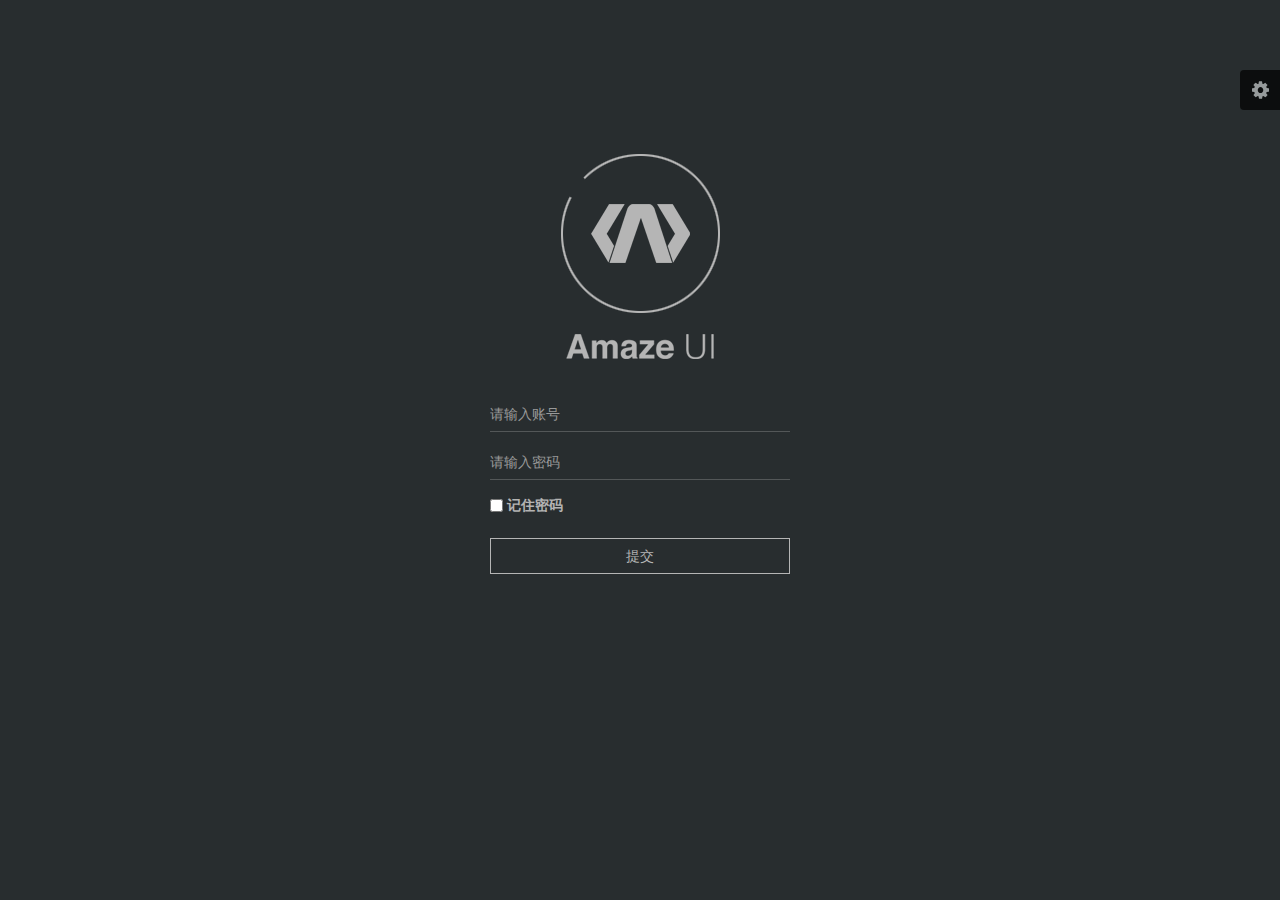
<file: src/main/resources/static/admin/login.html>
<!DOCTYPE html>
<html lang="en">

<head>
    <meta charset="utf-8">
    <meta http-equiv="X-UA-Compatible" content="IE=edge">
    <title>Amaze UI Admin index Examples</title>
    <meta name="description" content="这是一个 index 页面">
    <meta name="keywords" content="index">
    <meta name="viewport" content="width=device-width, initial-scale=1">
    <meta name="renderer" content="webkit">
    <meta http-equiv="Cache-Control" content="no-siteapp" />
    <link rel="icon" type="image/png" href="assets/i/favicon.png">
    <link rel="apple-touch-icon-precomposed" href="assets/i/app-icon72x72@2x.png">
    <meta name="apple-mobile-web-app-title" content="Amaze UI" />
    <link rel="stylesheet" href="assets/css/amazeui.min.css" />
    <link rel="stylesheet" href="assets/css/amazeui.datatables.min.css" />
    <link rel="stylesheet" href="assets/css/app.css">
    <script src="assets/js/jquery.min.js"></script>

</head>

<body data-type="login">
    <script src="assets/js/theme.js"></script>
    <div class="am-g tpl-g">
        <!-- 风格切换 -->
        <div class="tpl-skiner">
            <div class="tpl-skiner-toggle am-icon-cog">
            </div>
            <div class="tpl-skiner-content">
                <div class="tpl-skiner-content-title">
                    选择主题
                </div>
                <div class="tpl-skiner-content-bar">
                    <span class="skiner-color skiner-white" data-color="theme-white"></span>
                    <span class="skiner-color skiner-black" data-color="theme-black"></span>
                </div>
            </div>
        </div>
        <div class="tpl-login">
            <div class="tpl-login-content">
                <div class="tpl-login-logo">

                </div>



                <form class="am-form tpl-form-line-form">
                    <div class="am-form-group">
                        <input type="text" class="tpl-form-input" id="username" placeholder="请输入账号">

                    </div>

                    <div class="am-form-group">
                        <input type="password" class="tpl-form-input" id="password" placeholder="请输入密码">
                    </div>
                    <div class="am-form-group tpl-login-remember-me">
                        <input id="remember-me" type="checkbox">
                        <label for="remember-me">
       
                        记住密码
                         </label>

                    </div>
                    <div class="am-form-group">

                        <button type="button" class="am-btn am-btn-primary  am-btn-block tpl-btn-bg-color-success  tpl-login-btn" onclick="login()">提交</button>

                    </div>
                </form>
            </div>
        </div>
    </div>
    <script src="assets/js/jquery.cookie.js"></script>
    <script src="assets/js/amazeui.min.js"></script>
    <script src="assets/js/app.js"></script>
    <script src="assets/js/login.js"></script>
</body>

</html>
</file>
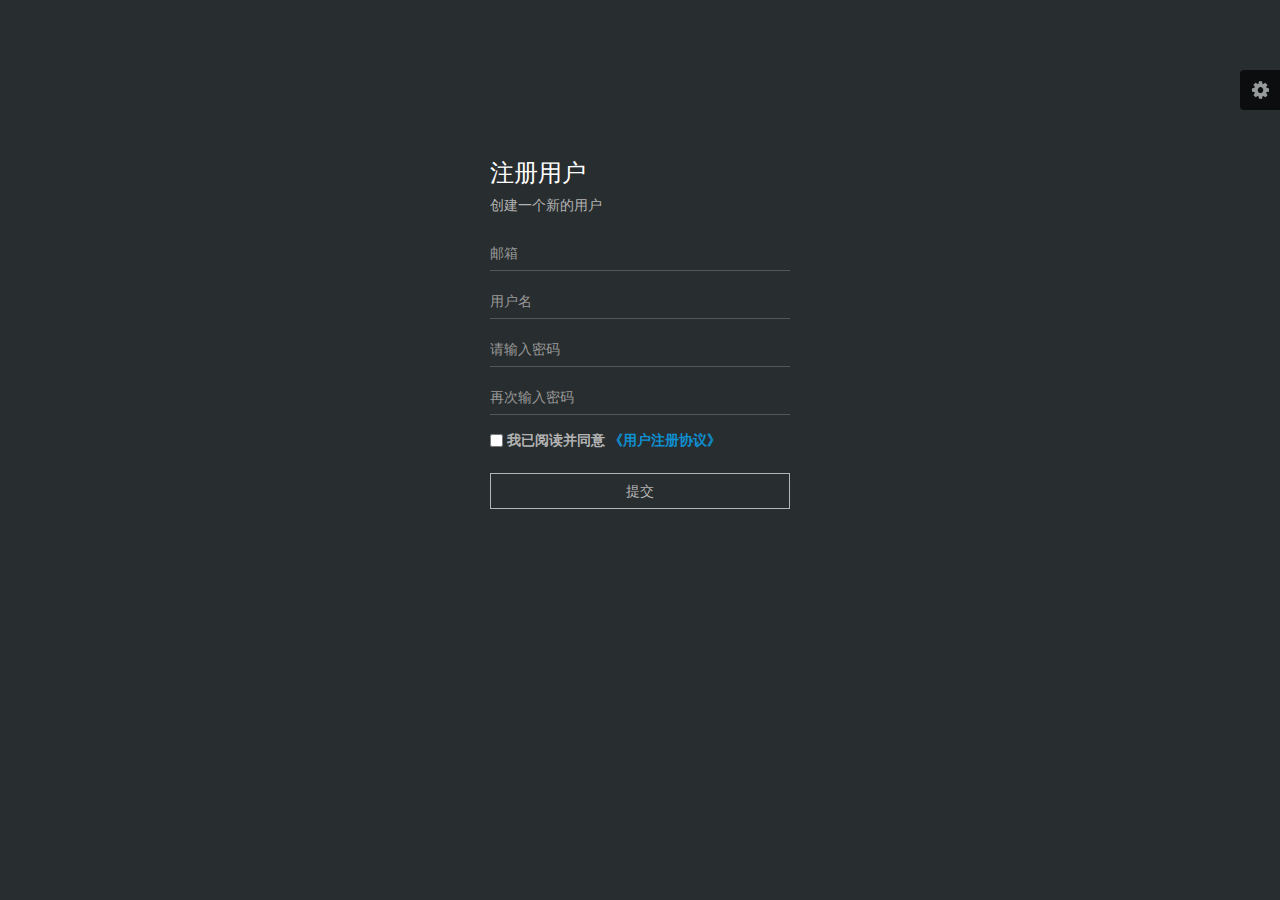
<file: src/main/resources/static/admin/sign-up.html>
<!DOCTYPE html>
<html lang="en">

<head>
    <meta charset="utf-8">
    <meta http-equiv="X-UA-Compatible" content="IE=edge">
    <title>Amaze UI Admin index Examples</title>
    <meta name="description" content="这是一个 index 页面">
    <meta name="keywords" content="index">
    <meta name="viewport" content="width=device-width, initial-scale=1">
    <meta name="renderer" content="webkit">
    <meta http-equiv="Cache-Control" content="no-siteapp" />
    <link rel="icon" type="image/png" href="assets/i/favicon.png">
    <link rel="apple-touch-icon-precomposed" href="assets/i/app-icon72x72@2x.png">
    <meta name="apple-mobile-web-app-title" content="Amaze UI" />
    <link rel="stylesheet" href="assets/css/amazeui.min.css" />
    <link rel="stylesheet" href="assets/css/amazeui.datatables.min.css" />
    <link rel="stylesheet" href="assets/css/app.css">
    <script src="assets/js/jquery.min.js"></script>

</head>

<body data-type="login">
    <script src="assets/js/theme.js"></script>
    <div class="am-g tpl-g">
        <!-- 风格切换 -->
        <div class="tpl-skiner">
            <div class="tpl-skiner-toggle am-icon-cog">
            </div>
            <div class="tpl-skiner-content">
                <div class="tpl-skiner-content-title">
                    选择主题
                </div>
                <div class="tpl-skiner-content-bar">
                    <span class="skiner-color skiner-white" data-color="theme-white"></span>
                    <span class="skiner-color skiner-black" data-color="theme-black"></span>
                </div>
            </div>
        </div>
        <div class="tpl-login">
            <div class="tpl-login-content">
                <div class="tpl-login-title">注册用户</div>
                <span class="tpl-login-content-info">
                  创建一个新的用户
              </span>


                <form class="am-form tpl-form-line-form">
                    <div class="am-form-group">
                        <input type="text" class="tpl-form-input" id="user-name" placeholder="邮箱">

                    </div>

                    <div class="am-form-group">
                        <input type="text" class="tpl-form-input" id="user-name" placeholder="用户名">
                    </div>

                    <div class="am-form-group">
                        <input type="password" class="tpl-form-input" id="user-name" placeholder="请输入密码">
                    </div>

                    <div class="am-form-group">
                        <input type="password" class="tpl-form-input" id="user-name" placeholder="再次输入密码">
                    </div>

                    <div class="am-form-group tpl-login-remember-me">
                        <input id="remember-me" type="checkbox">
                        <label for="remember-me">
       
                        我已阅读并同意 <a href="javascript:;">《用户注册协议》</a> 
                         </label>

                    </div>






                    <div class="am-form-group">

                        <button type="button" class="am-btn am-btn-primary  am-btn-block tpl-btn-bg-color-success  tpl-login-btn">提交</button>

                    </div>
                </form>
            </div>
        </div>
    </div>
    <script src="assets/js/amazeui.min.js"></script>
    <script src="assets/js/app.js"></script>

</body>

</html>
</file>
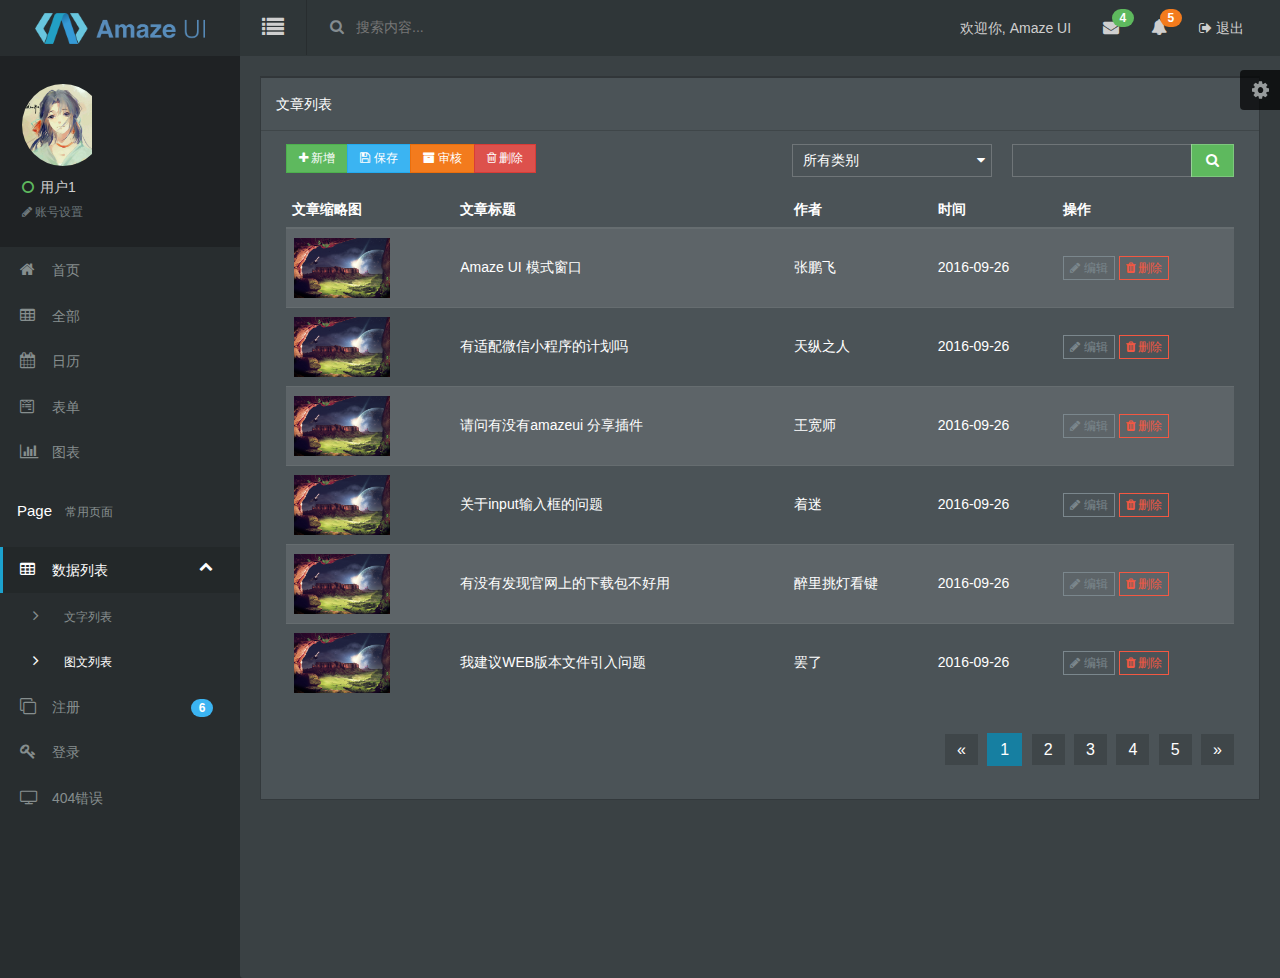
<file: src/main/resources/static/admin/table-list-img.html>
<!DOCTYPE html>
<html lang="en">

<head>
    <meta charset="utf-8">
    <meta http-equiv="X-UA-Compatible" content="IE=edge">
    <title>Amaze UI Admin index Examples</title>
    <meta name="description" content="这是一个 index 页面">
    <meta name="keywords" content="index">
    <meta name="viewport" content="width=device-width, initial-scale=1">
    <meta name="renderer" content="webkit">
    <meta http-equiv="Cache-Control" content="no-siteapp" />
    <link rel="icon" type="image/png" href="assets/i/favicon.png">
    <link rel="apple-touch-icon-precomposed" href="assets/i/app-icon72x72@2x.png">
    <meta name="apple-mobile-web-app-title" content="Amaze UI" />
    <link rel="stylesheet" href="assets/css/amazeui.min.css" />
    <link rel="stylesheet" href="assets/css/amazeui.datatables.min.css" />
    <link rel="stylesheet" href="assets/css/app.css">
    <script src="assets/js/jquery.min.js"></script>

</head>

<body data-type="widgets">
    <script src="assets/js/theme.js"></script>
    <div class="am-g tpl-g">
        <!-- 头部 -->
        <header>
            <!-- logo -->
            <div class="am-fl tpl-header-logo">
                <a href="javascript:;"><img src="assets/img/logo.png" alt=""></a>
            </div>
            <!-- 右侧内容 -->
            <div class="tpl-header-fluid">
                <!-- 侧边切换 -->
                <div class="am-fl tpl-header-switch-button am-icon-list">
                    <span>

                </span>
                </div>
                <!-- 搜索 -->
                <div class="am-fl tpl-header-search">
                    <form class="tpl-header-search-form" action="javascript:;">
                        <button class="tpl-header-search-btn am-icon-search"></button>
                        <input class="tpl-header-search-box" type="text" placeholder="搜索内容...">
                    </form>
                </div>
                <!-- 其它功能-->
                <div class="am-fr tpl-header-navbar">
                    <ul>
                        <!-- 欢迎语 -->
                        <li class="am-text-sm tpl-header-navbar-welcome">
                            <a href="javascript:;">欢迎你, <span>Amaze UI</span> </a>
                        </li>

                        <!-- 新邮件 -->
                        <li class="am-dropdown tpl-dropdown" data-am-dropdown>
                            <a href="javascript:;" class="am-dropdown-toggle tpl-dropdown-toggle" data-am-dropdown-toggle>
                                <i class="am-icon-envelope"></i>
                                <span class="am-badge am-badge-success am-round item-feed-badge">4</span>
                            </a>
                            <!-- 弹出列表 -->
                            <ul class="am-dropdown-content tpl-dropdown-content">
                                <li class="tpl-dropdown-menu-messages">
                                    <a href="javascript:;" class="tpl-dropdown-menu-messages-item am-cf">
                                        <div class="menu-messages-ico">
                                            <img src="assets/img/avatar/avatar1.jpg" alt="">
                                        </div>
                                        <div class="menu-messages-time">
                                            3小时前
                                        </div>
                                        <div class="menu-messages-content">
                                            <div class="menu-messages-content-title">
                                                <i class="am-icon-circle-o am-text-success"></i>
                                                <span>夕风色</span>
                                            </div>
                                            <div class="am-text-truncate"> Amaze UI 的诞生，依托于 GitHub 及其他技术社区上一些优秀的资源；Amaze UI 的成长，则离不开用户的支持。 </div>
                                            <div class="menu-messages-content-time">2016-09-21 下午 16:40</div>
                                        </div>
                                    </a>
                                </li>

                                <li class="tpl-dropdown-menu-messages">
                                    <a href="javascript:;" class="tpl-dropdown-menu-messages-item am-cf">
                                        <div class="menu-messages-ico">
                                            <img src="assets/img/user02.png" alt="">
                                        </div>
                                        <div class="menu-messages-time">
                                            5天前
                                        </div>
                                        <div class="menu-messages-content">
                                            <div class="menu-messages-content-title">
                                                <i class="am-icon-circle-o am-text-warning"></i>
                                                <span>用户1</span>
                                            </div>
                                            <div class="am-text-truncate"> 为了能最准确的传达所描述的问题， 建议你在反馈时附上演示，方便我们理解。 </div>
                                            <div class="menu-messages-content-time">2016-09-16 上午 09:23</div>
                                        </div>
                                    </a>
                                </li>
                                <li class="tpl-dropdown-menu-messages">
                                    <a href="javascript:;" class="tpl-dropdown-menu-messages-item am-cf">
                                        <i class="am-icon-circle-o"></i> 进入列表…
                                    </a>
                                </li>
                            </ul>
                        </li>

                        <!-- 新提示 -->
                        <li class="am-dropdown" data-am-dropdown>
                            <a href="javascript:;" class="am-dropdown-toggle" data-am-dropdown-toggle>
                                <i class="am-icon-bell"></i>
                                <span class="am-badge am-badge-warning am-round item-feed-badge">5</span>
                            </a>

                            <!-- 弹出列表 -->
                            <ul class="am-dropdown-content tpl-dropdown-content">
                                <li class="tpl-dropdown-menu-notifications">
                                    <a href="javascript:;" class="tpl-dropdown-menu-notifications-item am-cf">
                                        <div class="tpl-dropdown-menu-notifications-title">
                                            <i class="am-icon-line-chart"></i>
                                            <span> 有6笔新的销售订单</span>
                                        </div>
                                        <div class="tpl-dropdown-menu-notifications-time">
                                            12分钟前
                                        </div>
                                    </a>
                                </li>
                                <li class="tpl-dropdown-menu-notifications">
                                    <a href="javascript:;" class="tpl-dropdown-menu-notifications-item am-cf">
                                        <div class="tpl-dropdown-menu-notifications-title">
                                            <i class="am-icon-star"></i>
                                            <span> 有3个来自人事部的消息</span>
                                        </div>
                                        <div class="tpl-dropdown-menu-notifications-time">
                                            30分钟前
                                        </div>
                                    </a>
                                </li>
                                <li class="tpl-dropdown-menu-notifications">
                                    <a href="javascript:;" class="tpl-dropdown-menu-notifications-item am-cf">
                                        <div class="tpl-dropdown-menu-notifications-title">
                                            <i class="am-icon-folder-o"></i>
                                            <span> 上午开会记录存档</span>
                                        </div>
                                        <div class="tpl-dropdown-menu-notifications-time">
                                            1天前
                                        </div>
                                    </a>
                                </li>


                                <li class="tpl-dropdown-menu-notifications">
                                    <a href="javascript:;" class="tpl-dropdown-menu-notifications-item am-cf">
                                        <i class="am-icon-bell"></i> 进入列表…
                                    </a>
                                </li>
                            </ul>
                        </li>

                        <!-- 退出 -->
                        <li class="am-text-sm">
                            <a href="javascript:;">
                                <span class="am-icon-sign-out"></span> 退出
                            </a>
                        </li>
                    </ul>
                </div>
            </div>

        </header>
        <!-- 风格切换 -->
        <div class="tpl-skiner">
            <div class="tpl-skiner-toggle am-icon-cog">
            </div>
            <div class="tpl-skiner-content">
                <div class="tpl-skiner-content-title">
                    选择主题
                </div>
                <div class="tpl-skiner-content-bar">
                    <span class="skiner-color skiner-white" data-color="theme-white"></span>
                    <span class="skiner-color skiner-black" data-color="theme-black"></span>
                </div>
            </div>
        </div>
        <!-- 侧边导航栏 -->
        <div class="left-sidebar">
            <!-- 用户信息 -->
            <div class="tpl-sidebar-user-panel">
                <div class="tpl-user-panel-slide-toggleable">
                    <div class="tpl-user-panel-profile-picture">
                        <img src="assets/img/avatar/avatar1.jpg" alt="">
                    </div>
                    <span class="user-panel-logged-in-text">
              <i class="am-icon-circle-o am-text-success tpl-user-panel-status-icon"></i>
              用户1
          </span>
                    <a href="javascript:;" class="tpl-user-panel-action-link"> <span class="am-icon-pencil"></span> 账号设置</a>
                </div>
            </div>


            <!-- 菜单 -->
            <ul class="sidebar-nav">

                <li class="sidebar-nav-link">
                    <a href="index.html">
                        <i class="am-icon-home sidebar-nav-link-logo"></i> 首页
                    </a>
                </li>
                <li class="sidebar-nav-link">
                    <a href="tables.html">
                        <i class="am-icon-table sidebar-nav-link-logo"></i> 全部
                    </a>
                </li>
                <li class="sidebar-nav-link">
                    <a href="calendar.html">
                        <i class="am-icon-calendar sidebar-nav-link-logo"></i> 日历
                    </a>
                </li>
                <li class="sidebar-nav-link">
                    <a href="form.html">
                        <i class="am-icon-wpforms sidebar-nav-link-logo"></i> 表单

                    </a>
                </li>
                <li class="sidebar-nav-link">
                    <a href="chart.html">
                        <i class="am-icon-bar-chart sidebar-nav-link-logo"></i> 图表

                    </a>
                </li>

                <li class="sidebar-nav-heading">Page<span class="sidebar-nav-heading-info"> 常用页面</span></li>
                <li class="sidebar-nav-link">
                    <a href="javascript:;" class="sidebar-nav-sub-title active">
                        <i class="am-icon-table sidebar-nav-link-logo"></i> 数据列表
                        <span class="am-icon-chevron-down am-fr am-margin-right-sm sidebar-nav-sub-ico sidebar-nav-sub-ico-rotate"></span>
                    </a>
                    <ul class="sidebar-nav sidebar-nav-sub" style="display: block;">
                        <li class="sidebar-nav-link">
                            <a href="table-list.html">
                                <span class="am-icon-angle-right sidebar-nav-link-logo"></span> 文字列表
                            </a>
                        </li>

                        <li class="sidebar-nav-link">
                            <a href="table-list-img.html" class="sub-active">
                                <span class="am-icon-angle-right sidebar-nav-link-logo"></span> 图文列表
                            </a>
                        </li>
                    </ul>
                </li>
                <li class="sidebar-nav-link">
                    <a href="sign-up.html">
                        <i class="am-icon-clone sidebar-nav-link-logo"></i> 注册
                        <span class="am-badge am-badge-secondary sidebar-nav-link-logo-ico am-round am-fr am-margin-right-sm">6</span>
                    </a>
                </li>
                <li class="sidebar-nav-link">
                    <a href="login.html">
                        <i class="am-icon-key sidebar-nav-link-logo"></i> 登录
                    </a>
                </li>
                <li class="sidebar-nav-link">
                    <a href="404.html">
                        <i class="am-icon-tv sidebar-nav-link-logo"></i> 404错误
                    </a>
                </li>

            </ul>
        </div>



        <!-- 内容区域 -->
        <div class="tpl-content-wrapper">
            <div class="row-content am-cf">
                <div class="row">
                    <div class="am-u-sm-12 am-u-md-12 am-u-lg-12">
                        <div class="widget am-cf">
                            <div class="widget-head am-cf">
                                <div class="widget-title  am-cf">文章列表</div>


                            </div>
                            <div class="widget-body  am-fr">

                                <div class="am-u-sm-12 am-u-md-6 am-u-lg-6">
                                    <div class="am-form-group">
                                        <div class="am-btn-toolbar">
                                            <div class="am-btn-group am-btn-group-xs">
                                                <button type="button" class="am-btn am-btn-default am-btn-success"><span class="am-icon-plus"></span> 新增</button>
                                                <button type="button" class="am-btn am-btn-default am-btn-secondary"><span class="am-icon-save"></span> 保存</button>
                                                <button type="button" class="am-btn am-btn-default am-btn-warning"><span class="am-icon-archive"></span> 审核</button>
                                                <button type="button" class="am-btn am-btn-default am-btn-danger"><span class="am-icon-trash-o"></span> 删除</button>
                                            </div>
                                        </div>
                                    </div>
                                </div>
                                <div class="am-u-sm-12 am-u-md-6 am-u-lg-3">
                                    <div class="am-form-group tpl-table-list-select">
                                        <select data-am-selected="{btnSize: 'sm'}">
              <option value="option1">所有类别</option>
              <option value="option2">IT业界</option>
              <option value="option3">数码产品</option>
              <option value="option3">笔记本电脑</option>
              <option value="option3">平板电脑</option>
              <option value="option3">只能手机</option>
              <option value="option3">超极本</option>
            </select>
                                    </div>
                                </div>
                                <div class="am-u-sm-12 am-u-md-12 am-u-lg-3">
                                    <div class="am-input-group am-input-group-sm tpl-form-border-form cl-p">
                                        <input type="text" class="am-form-field ">
                                        <span class="am-input-group-btn">
            <button class="am-btn  am-btn-default am-btn-success tpl-table-list-field am-icon-search" type="button"></button>
          </span>
                                    </div>
                                </div>

                                <div class="am-u-sm-12">
                                    <table width="100%" class="am-table am-table-compact am-table-striped tpl-table-black ">
                                        <thead>
                                            <tr>
                                                <th>文章缩略图</th>
                                                <th>文章标题</th>
                                                <th>作者</th>
                                                <th>时间</th>
                                                <th>操作</th>
                                            </tr>
                                        </thead>
                                        <tbody>
                                            <tr class="gradeX">
                                                <td>
                                                    <img src="assets/img/k.jpg" class="tpl-table-line-img" alt="">
                                                </td>
                                                <td class="am-text-middle">Amaze UI 模式窗口</td>
                                                <td class="am-text-middle">张鹏飞</td>
                                                <td class="am-text-middle">2016-09-26</td>
                                                <td class="am-text-middle">
                                                    <div class="tpl-table-black-operation">
                                                        <a href="javascript:;">
                                                            <i class="am-icon-pencil"></i> 编辑
                                                        </a>
                                                        <a href="javascript:;" class="tpl-table-black-operation-del">
                                                            <i class="am-icon-trash"></i> 删除
                                                        </a>
                                                    </div>
                                                </td>
                                            </tr>
                                            <tr class="even gradeC">
                                                <td>
                                                    <img src="assets/img/k.jpg" class="tpl-table-line-img" alt="">
                                                </td>
                                                <td class="am-text-middle">有适配微信小程序的计划吗</td>
                                                <td class="am-text-middle">天纵之人</td>
                                                <td class="am-text-middle">2016-09-26</td>
                                                <td class="am-text-middle">
                                                    <div class="tpl-table-black-operation">
                                                        <a href="javascript:;">
                                                            <i class="am-icon-pencil"></i> 编辑
                                                        </a>
                                                        <a href="javascript:;" class="tpl-table-black-operation-del">
                                                            <i class="am-icon-trash"></i> 删除
                                                        </a>
                                                    </div>
                                                </td>
                                            </tr>
                                            <tr class="gradeX">
                                                <td>
                                                    <img src="assets/img/k.jpg" class="tpl-table-line-img" alt="">
                                                </td>
                                                <td class="am-text-middle">请问有没有amazeui 分享插件</td>
                                                <td class="am-text-middle">王宽师</td>
                                                <td class="am-text-middle">2016-09-26</td>
                                                <td class="am-text-middle">
                                                    <div class="tpl-table-black-operation">
                                                        <a href="javascript:;">
                                                            <i class="am-icon-pencil"></i> 编辑
                                                        </a>
                                                        <a href="javascript:;" class="tpl-table-black-operation-del">
                                                            <i class="am-icon-trash"></i> 删除
                                                        </a>
                                                    </div>
                                                </td>
                                            </tr>
                                            <tr class="even gradeC">
                                                <td>
                                                    <img src="assets/img/k.jpg" class="tpl-table-line-img" alt="">
                                                </td>
                                                <td class="am-text-middle">关于input输入框的问题</td>
                                                <td class="am-text-middle">着迷</td>
                                                <td class="am-text-middle">2016-09-26</td>
                                                <td class="am-text-middle">
                                                    <div class="tpl-table-black-operation">
                                                        <a href="javascript:;">
                                                            <i class="am-icon-pencil"></i> 编辑
                                                        </a>
                                                        <a href="javascript:;" class="tpl-table-black-operation-del">
                                                            <i class="am-icon-trash"></i> 删除
                                                        </a>
                                                    </div>
                                                </td>
                                            </tr>
                                            <tr class="even gradeC">
                                                <td>
                                                    <img src="assets/img/k.jpg" class="tpl-table-line-img" alt="">
                                                </td>
                                                <td class="am-text-middle">有没有发现官网上的下载包不好用</td>
                                                <td class="am-text-middle">醉里挑灯看键</td>
                                                <td class="am-text-middle">2016-09-26</td>
                                                <td class="am-text-middle">
                                                    <div class="tpl-table-black-operation">
                                                        <a href="javascript:;">
                                                            <i class="am-icon-pencil"></i> 编辑
                                                        </a>
                                                        <a href="javascript:;" class="tpl-table-black-operation-del">
                                                            <i class="am-icon-trash"></i> 删除
                                                        </a>
                                                    </div>
                                                </td>
                                            </tr>

                                            <tr class="even gradeC">
                                                <td>
                                                    <img src="assets/img/k.jpg" class="tpl-table-line-img" alt="">
                                                </td>
                                                <td class="am-text-middle">我建议WEB版本文件引入问题</td>
                                                <td class="am-text-middle">罢了</td>
                                                <td class="am-text-middle">2016-09-26</td>
                                                <td class="am-text-middle">
                                                    <div class="tpl-table-black-operation">
                                                        <a href="javascript:;">
                                                            <i class="am-icon-pencil"></i> 编辑
                                                        </a>
                                                        <a href="javascript:;" class="tpl-table-black-operation-del">
                                                            <i class="am-icon-trash"></i> 删除
                                                        </a>
                                                    </div>
                                                </td>
                                            </tr>
                                            <!-- more data -->
                                        </tbody>
                                    </table>
                                </div>
                                <div class="am-u-lg-12 am-cf">

                                    <div class="am-fr">
                                        <ul class="am-pagination tpl-pagination">
                                            <li class="am-disabled"><a href="#">«</a></li>
                                            <li class="am-active"><a href="#">1</a></li>
                                            <li><a href="#">2</a></li>
                                            <li><a href="#">3</a></li>
                                            <li><a href="#">4</a></li>
                                            <li><a href="#">5</a></li>
                                            <li><a href="#">»</a></li>
                                        </ul>
                                    </div>
                                </div>
                            </div>
                        </div>
                    </div>
                </div>
            </div>
        </div>
    </div>
    </div>
    <script src="assets/js/amazeui.min.js"></script>
    <script src="assets/js/app.js"></script>

</body>

</html>
</file>
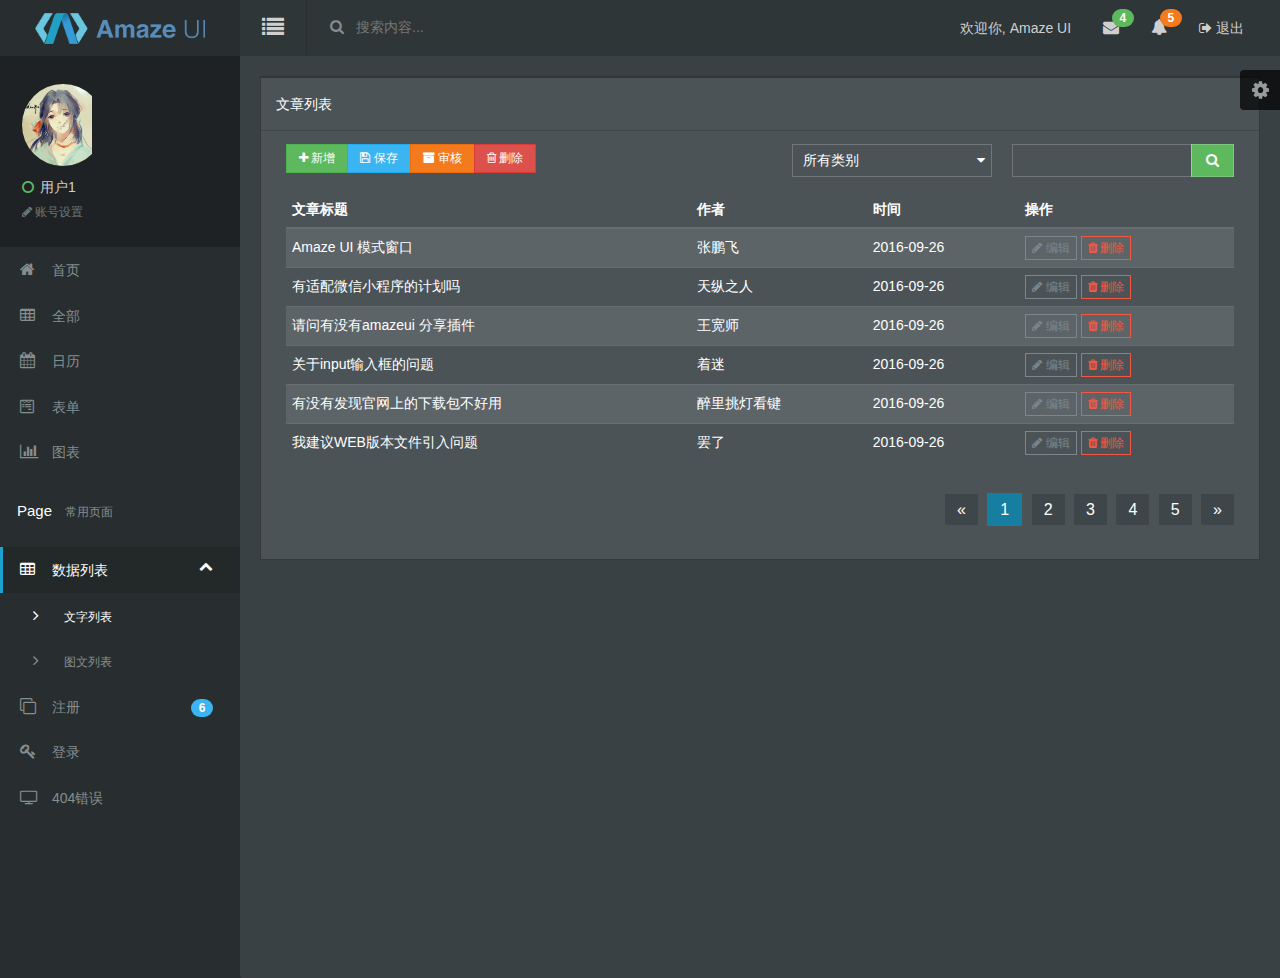
<file: src/main/resources/static/admin/table-list.html>
<!DOCTYPE html>
<html lang="en">

<head>
    <meta charset="utf-8">
    <meta http-equiv="X-UA-Compatible" content="IE=edge">
    <title>Amaze UI Admin index Examples</title>
    <meta name="description" content="这是一个 index 页面">
    <meta name="keywords" content="index">
    <meta name="viewport" content="width=device-width, initial-scale=1">
    <meta name="renderer" content="webkit">
    <meta http-equiv="Cache-Control" content="no-siteapp" />
    <link rel="icon" type="image/png" href="assets/i/favicon.png">
    <link rel="apple-touch-icon-precomposed" href="assets/i/app-icon72x72@2x.png">
    <meta name="apple-mobile-web-app-title" content="Amaze UI" />
    <script src="assets/js/echarts.min.js"></script>
    <link rel="stylesheet" href="assets/css/amazeui.min.css" />
    <link rel="stylesheet" href="assets/css/amazeui.datatables.min.css" />
    <link rel="stylesheet" href="assets/css/app.css">
    <script src="assets/js/jquery.min.js"></script>

</head>

<body data-type="widgets">
    <script src="assets/js/theme.js"></script>
    <div class="am-g tpl-g">
        <!-- 头部 -->
        <header>
            <!-- logo -->
            <div class="am-fl tpl-header-logo">
                <a href="javascript:;"><img src="assets/img/logo.png" alt=""></a>
            </div>
            <!-- 右侧内容 -->
            <div class="tpl-header-fluid">
                <!-- 侧边切换 -->
                <div class="am-fl tpl-header-switch-button am-icon-list">
                    <span>

                </span>
                </div>
                <!-- 搜索 -->
                <div class="am-fl tpl-header-search">
                    <form class="tpl-header-search-form" action="javascript:;">
                        <button class="tpl-header-search-btn am-icon-search"></button>
                        <input class="tpl-header-search-box" type="text" placeholder="搜索内容...">
                    </form>
                </div>
                <!-- 其它功能-->
                <div class="am-fr tpl-header-navbar">
                    <ul>
                        <!-- 欢迎语 -->
                        <li class="am-text-sm tpl-header-navbar-welcome">
                            <a href="javascript:;">欢迎你, <span>Amaze UI</span> </a>
                        </li>

                        <!-- 新邮件 -->
                        <li class="am-dropdown tpl-dropdown" data-am-dropdown>
                            <a href="javascript:;" class="am-dropdown-toggle tpl-dropdown-toggle" data-am-dropdown-toggle>
                                <i class="am-icon-envelope"></i>
                                <span class="am-badge am-badge-success am-round item-feed-badge">4</span>
                            </a>
                            <!-- 弹出列表 -->
                            <ul class="am-dropdown-content tpl-dropdown-content">
                                <li class="tpl-dropdown-menu-messages">
                                    <a href="javascript:;" class="tpl-dropdown-menu-messages-item am-cf">
                                        <div class="menu-messages-ico">
                                            <img src="assets/img/avatar/avatar1.jpg" alt="">
                                        </div>
                                        <div class="menu-messages-time">
                                            3小时前
                                        </div>
                                        <div class="menu-messages-content">
                                            <div class="menu-messages-content-title">
                                                <i class="am-icon-circle-o am-text-success"></i>
                                                <span>夕风色</span>
                                            </div>
                                            <div class="am-text-truncate"> Amaze UI 的诞生，依托于 GitHub 及其他技术社区上一些优秀的资源；Amaze UI 的成长，则离不开用户的支持。 </div>
                                            <div class="menu-messages-content-time">2016-09-21 下午 16:40</div>
                                        </div>
                                    </a>
                                </li>

                                <li class="tpl-dropdown-menu-messages">
                                    <a href="javascript:;" class="tpl-dropdown-menu-messages-item am-cf">
                                        <div class="menu-messages-ico">
                                            <img src="assets/img/user02.png" alt="">
                                        </div>
                                        <div class="menu-messages-time">
                                            5天前
                                        </div>
                                        <div class="menu-messages-content">
                                            <div class="menu-messages-content-title">
                                                <i class="am-icon-circle-o am-text-warning"></i>
                                                <span>用户1</span>
                                            </div>
                                            <div class="am-text-truncate"> 为了能最准确的传达所描述的问题， 建议你在反馈时附上演示，方便我们理解。 </div>
                                            <div class="menu-messages-content-time">2016-09-16 上午 09:23</div>
                                        </div>
                                    </a>
                                </li>
                                <li class="tpl-dropdown-menu-messages">
                                    <a href="javascript:;" class="tpl-dropdown-menu-messages-item am-cf">
                                        <i class="am-icon-circle-o"></i> 进入列表…
                                    </a>
                                </li>
                            </ul>
                        </li>

                        <!-- 新提示 -->
                        <li class="am-dropdown" data-am-dropdown>
                            <a href="javascript:;" class="am-dropdown-toggle" data-am-dropdown-toggle>
                                <i class="am-icon-bell"></i>
                                <span class="am-badge am-badge-warning am-round item-feed-badge">5</span>
                            </a>

                            <!-- 弹出列表 -->
                            <ul class="am-dropdown-content tpl-dropdown-content">
                                <li class="tpl-dropdown-menu-notifications">
                                    <a href="javascript:;" class="tpl-dropdown-menu-notifications-item am-cf">
                                        <div class="tpl-dropdown-menu-notifications-title">
                                            <i class="am-icon-line-chart"></i>
                                            <span> 有6笔新的销售订单</span>
                                        </div>
                                        <div class="tpl-dropdown-menu-notifications-time">
                                            12分钟前
                                        </div>
                                    </a>
                                </li>
                                <li class="tpl-dropdown-menu-notifications">
                                    <a href="javascript:;" class="tpl-dropdown-menu-notifications-item am-cf">
                                        <div class="tpl-dropdown-menu-notifications-title">
                                            <i class="am-icon-star"></i>
                                            <span> 有3个来自人事部的消息</span>
                                        </div>
                                        <div class="tpl-dropdown-menu-notifications-time">
                                            30分钟前
                                        </div>
                                    </a>
                                </li>
                                <li class="tpl-dropdown-menu-notifications">
                                    <a href="javascript:;" class="tpl-dropdown-menu-notifications-item am-cf">
                                        <div class="tpl-dropdown-menu-notifications-title">
                                            <i class="am-icon-folder-o"></i>
                                            <span> 上午开会记录存档</span>
                                        </div>
                                        <div class="tpl-dropdown-menu-notifications-time">
                                            1天前
                                        </div>
                                    </a>
                                </li>


                                <li class="tpl-dropdown-menu-notifications">
                                    <a href="javascript:;" class="tpl-dropdown-menu-notifications-item am-cf">
                                        <i class="am-icon-bell"></i> 进入列表…
                                    </a>
                                </li>
                            </ul>
                        </li>

                        <!-- 退出 -->
                        <li class="am-text-sm">
                            <a href="javascript:;">
                                <span class="am-icon-sign-out"></span> 退出
                            </a>
                        </li>
                    </ul>
                </div>
            </div>

        </header>
        <!-- 风格切换 -->
        <div class="tpl-skiner">
            <div class="tpl-skiner-toggle am-icon-cog">
            </div>
            <div class="tpl-skiner-content">
                <div class="tpl-skiner-content-title">
                    选择主题
                </div>
                <div class="tpl-skiner-content-bar">
                    <span class="skiner-color skiner-white" data-color="theme-white"></span>
                    <span class="skiner-color skiner-black" data-color="theme-black"></span>
                </div>
            </div>
        </div>
        <!-- 侧边导航栏 -->
        <div class="left-sidebar">
            <!-- 用户信息 -->
            <div class="tpl-sidebar-user-panel">
                <div class="tpl-user-panel-slide-toggleable">
                    <div class="tpl-user-panel-profile-picture">
                        <img src="assets/img/avatar/avatar1.jpg" alt="">
                    </div>
                    <span class="user-panel-logged-in-text">
              <i class="am-icon-circle-o am-text-success tpl-user-panel-status-icon"></i>
              用户1
          </span>
                    <a href="javascript:;" class="tpl-user-panel-action-link"> <span class="am-icon-pencil"></span> 账号设置</a>
                </div>
            </div>

            <!-- 菜单 -->
            <ul class="sidebar-nav">

                <li class="sidebar-nav-link">
                    <a href="index.html">
                        <i class="am-icon-home sidebar-nav-link-logo"></i> 首页
                    </a>
                </li>
                <li class="sidebar-nav-link">
                    <a href="tables.html">
                        <i class="am-icon-table sidebar-nav-link-logo"></i> 全部
                    </a>
                </li>
                <li class="sidebar-nav-link">
                    <a href="calendar.html">
                        <i class="am-icon-calendar sidebar-nav-link-logo"></i> 日历
                    </a>
                </li>
                <li class="sidebar-nav-link">
                    <a href="form.html">
                        <i class="am-icon-wpforms sidebar-nav-link-logo"></i> 表单

                    </a>
                </li>
                <li class="sidebar-nav-link">
                    <a href="chart.html">
                        <i class="am-icon-bar-chart sidebar-nav-link-logo"></i> 图表

                    </a>
                </li>

                <li class="sidebar-nav-heading">Page<span class="sidebar-nav-heading-info"> 常用页面</span></li>
                <li class="sidebar-nav-link">
                    <a href="javascript:;" class="sidebar-nav-sub-title active">
                        <i class="am-icon-table sidebar-nav-link-logo"></i> 数据列表
                        <span class="am-icon-chevron-down am-fr am-margin-right-sm sidebar-nav-sub-ico sidebar-nav-sub-ico-rotate"></span>
                    </a>
                    <ul class="sidebar-nav sidebar-nav-sub" style="display: block;">
                        <li class="sidebar-nav-link">
                            <a href="table-list.html" class="sub-active">
                                <span class="am-icon-angle-right sidebar-nav-link-logo"></span> 文字列表
                            </a>
                        </li>

                        <li class="sidebar-nav-link">
                            <a href="table-list-img.html">
                                <span class="am-icon-angle-right sidebar-nav-link-logo"></span> 图文列表
                            </a>
                        </li>
                    </ul>
                </li>
                <li class="sidebar-nav-link">
                    <a href="sign-up.html">
                        <i class="am-icon-clone sidebar-nav-link-logo"></i> 注册
                        <span class="am-badge am-badge-secondary sidebar-nav-link-logo-ico am-round am-fr am-margin-right-sm">6</span>
                    </a>
                </li>
                <li class="sidebar-nav-link">
                    <a href="login.html">
                        <i class="am-icon-key sidebar-nav-link-logo"></i> 登录
                    </a>
                </li>
                <li class="sidebar-nav-link">
                    <a href="404.html">
                        <i class="am-icon-tv sidebar-nav-link-logo"></i> 404错误
                    </a>
                </li>

            </ul>
        </div>


        <!-- 内容区域 -->
        <div class="tpl-content-wrapper">
            <div class="row-content am-cf">
                <div class="row">
                    <div class="am-u-sm-12 am-u-md-12 am-u-lg-12">
                        <div class="widget am-cf">
                            <div class="widget-head am-cf">
                                <div class="widget-title  am-cf">文章列表</div>


                            </div>
                            <div class="widget-body  am-fr">

                                <div class="am-u-sm-12 am-u-md-6 am-u-lg-6">
                                    <div class="am-form-group">
                                        <div class="am-btn-toolbar">
                                            <div class="am-btn-group am-btn-group-xs">
                                                <button type="button" class="am-btn am-btn-default am-btn-success"><span class="am-icon-plus"></span> 新增</button>
                                                <button type="button" class="am-btn am-btn-default am-btn-secondary"><span class="am-icon-save"></span> 保存</button>
                                                <button type="button" class="am-btn am-btn-default am-btn-warning"><span class="am-icon-archive"></span> 审核</button>
                                                <button type="button" class="am-btn am-btn-default am-btn-danger"><span class="am-icon-trash-o"></span> 删除</button>
                                            </div>
                                        </div>
                                    </div>
                                </div>
                                <div class="am-u-sm-12 am-u-md-6 am-u-lg-3">
                                    <div class="am-form-group tpl-table-list-select">
                                        <select data-am-selected="{btnSize: 'sm'}">
              <option value="option1">所有类别</option>
              <option value="option2">IT业界</option>
              <option value="option3">数码产品</option>
              <option value="option3">笔记本电脑</option>
              <option value="option3">平板电脑</option>
              <option value="option3">只能手机</option>
              <option value="option3">超极本</option>
            </select>
                                    </div>
                                </div>
                                <div class="am-u-sm-12 am-u-md-12 am-u-lg-3">
                                    <div class="am-input-group am-input-group-sm tpl-form-border-form cl-p">
                                        <input type="text" class="am-form-field ">
                                        <span class="am-input-group-btn">
            <button class="am-btn  am-btn-default am-btn-success tpl-table-list-field am-icon-search" type="button"></button>
          </span>
                                    </div>
                                </div>

                                <div class="am-u-sm-12">
                                    <table width="100%" class="am-table am-table-compact am-table-striped tpl-table-black " id="example-r">
                                        <thead>
                                            <tr>
                                                <th>文章标题</th>
                                                <th>作者</th>
                                                <th>时间</th>
                                                <th>操作</th>
                                            </tr>
                                        </thead>
                                        <tbody>
                                            <tr class="gradeX">
                                                <td>Amaze UI 模式窗口</td>
                                                <td>张鹏飞</td>
                                                <td>2016-09-26</td>
                                                <td>
                                                    <div class="tpl-table-black-operation">
                                                        <a href="javascript:;">
                                                            <i class="am-icon-pencil"></i> 编辑
                                                        </a>
                                                        <a href="javascript:;" class="tpl-table-black-operation-del">
                                                            <i class="am-icon-trash"></i> 删除
                                                        </a>
                                                    </div>
                                                </td>
                                            </tr>
                                            <tr class="even gradeC">
                                                <td>有适配微信小程序的计划吗</td>
                                                <td>天纵之人</td>
                                                <td>2016-09-26</td>
                                                <td>
                                                    <div class="tpl-table-black-operation">
                                                        <a href="javascript:;">
                                                            <i class="am-icon-pencil"></i> 编辑
                                                        </a>
                                                        <a href="javascript:;" class="tpl-table-black-operation-del">
                                                            <i class="am-icon-trash"></i> 删除
                                                        </a>
                                                    </div>
                                                </td>
                                            </tr>
                                            <tr class="gradeX">
                                                <td>请问有没有amazeui 分享插件</td>
                                                <td>王宽师</td>
                                                <td>2016-09-26</td>
                                                <td>
                                                    <div class="tpl-table-black-operation">
                                                        <a href="javascript:;">
                                                            <i class="am-icon-pencil"></i> 编辑
                                                        </a>
                                                        <a href="javascript:;" class="tpl-table-black-operation-del">
                                                            <i class="am-icon-trash"></i> 删除
                                                        </a>
                                                    </div>
                                                </td>
                                            </tr>
                                            <tr class="even gradeC">
                                                <td>关于input输入框的问题</td>
                                                <td>着迷</td>
                                                <td>2016-09-26</td>
                                                <td>
                                                    <div class="tpl-table-black-operation">
                                                        <a href="javascript:;">
                                                            <i class="am-icon-pencil"></i> 编辑
                                                        </a>
                                                        <a href="javascript:;" class="tpl-table-black-operation-del">
                                                            <i class="am-icon-trash"></i> 删除
                                                        </a>
                                                    </div>
                                                </td>
                                            </tr>
                                            <tr class="even gradeC">
                                                <td>有没有发现官网上的下载包不好用</td>
                                                <td>醉里挑灯看键</td>
                                                <td>2016-09-26</td>
                                                <td>
                                                    <div class="tpl-table-black-operation">
                                                        <a href="javascript:;">
                                                            <i class="am-icon-pencil"></i> 编辑
                                                        </a>
                                                        <a href="javascript:;" class="tpl-table-black-operation-del">
                                                            <i class="am-icon-trash"></i> 删除
                                                        </a>
                                                    </div>
                                                </td>
                                            </tr>

                                            <tr class="even gradeC">
                                                <td>我建议WEB版本文件引入问题</td>
                                                <td>罢了</td>
                                                <td>2016-09-26</td>
                                                <td>
                                                    <div class="tpl-table-black-operation">
                                                        <a href="javascript:;">
                                                            <i class="am-icon-pencil"></i> 编辑
                                                        </a>
                                                        <a href="javascript:;" class="tpl-table-black-operation-del">
                                                            <i class="am-icon-trash"></i> 删除
                                                        </a>
                                                    </div>
                                                </td>
                                            </tr>
                                            <!-- more data -->
                                        </tbody>
                                    </table>
                                </div>
                                <div class="am-u-lg-12 am-cf">

                                    <div class="am-fr">
                                        <ul class="am-pagination tpl-pagination">
                                            <li class="am-disabled"><a href="#">«</a></li>
                                            <li class="am-active"><a href="#">1</a></li>
                                            <li><a href="#">2</a></li>
                                            <li><a href="#">3</a></li>
                                            <li><a href="#">4</a></li>
                                            <li><a href="#">5</a></li>
                                            <li><a href="#">»</a></li>
                                        </ul>
                                    </div>
                                </div>
                            </div>
                        </div>
                    </div>
                </div>
            </div>
        </div>
    </div>
    </div>
    <script src="assets/js/amazeui.min.js"></script>
    <script src="assets/js/amazeui.datatables.min.js"></script>
    <script src="assets/js/dataTables.responsive.min.js"></script>
    <script src="assets/js/app.js"></script>

</body>

</html>
</file>
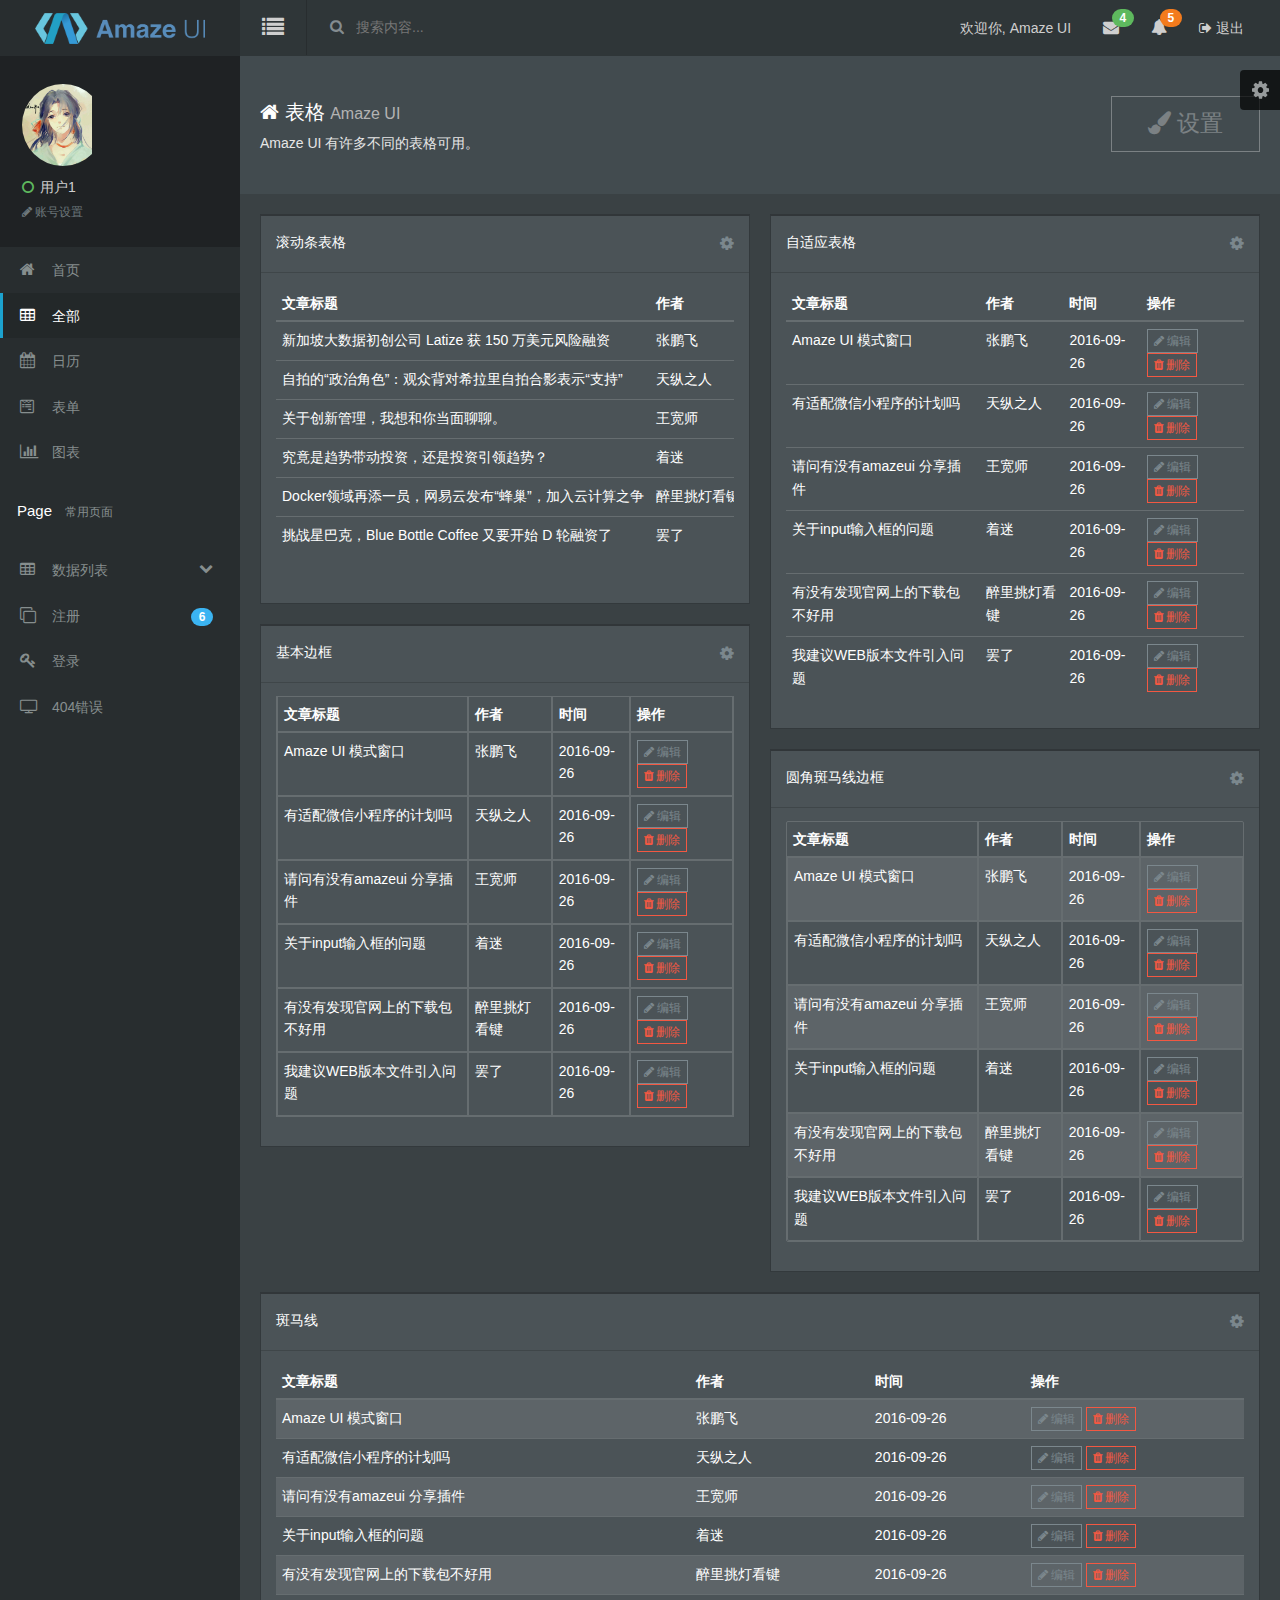
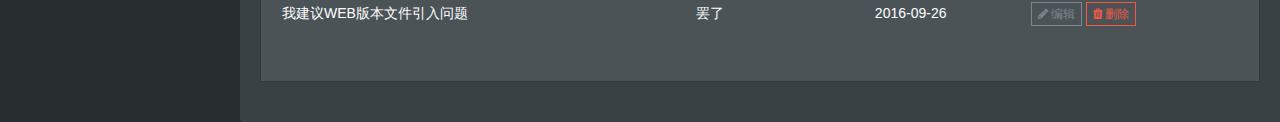
<file: src/main/resources/static/admin/tables.html>
<!DOCTYPE html>
<html lang="en">

<head>
    <meta charset="utf-8">
    <meta http-equiv="X-UA-Compatible" content="IE=edge">
    <title>Amaze UI Admin index Examples</title>
    <meta name="description" content="这是一个 index 页面">
    <meta name="keywords" content="index">
    <meta name="viewport" content="width=device-width, initial-scale=1">
    <meta name="renderer" content="webkit">
    <meta http-equiv="Cache-Control" content="no-siteapp" />
    <link rel="icon" type="image/png" href="assets/i/favicon.png">
    <link rel="apple-touch-icon-precomposed" href="assets/i/app-icon72x72@2x.png">
    <meta name="apple-mobile-web-app-title" content="Amaze UI" />
    <script src="assets/js/echarts.min.js"></script>
    <link rel="stylesheet" href="assets/css/amazeui.min.css" />
    <link rel="stylesheet" href="assets/css/amazeui.datatables.min.css" />
    <link rel="stylesheet" href="assets/css/app.css">
    <script src="assets/js/jquery.min.js"></script>

</head>

<body data-type="widgets">
    <script src="assets/js/theme.js"></script>
    <div class="am-g tpl-g">
        <!-- 头部 -->
        <header>
            <!-- logo -->
            <div class="am-fl tpl-header-logo">
                <a href="javascript:;"><img src="assets/img/logo.png" alt=""></a>
            </div>
            <!-- 右侧内容 -->
            <div class="tpl-header-fluid">
                <!-- 侧边切换 -->
                <div class="am-fl tpl-header-switch-button am-icon-list">
                    <span>

                </span>
                </div>
                <!-- 搜索 -->
                <div class="am-fl tpl-header-search">
                    <form class="tpl-header-search-form" action="javascript:;">
                        <button class="tpl-header-search-btn am-icon-search"></button>
                        <input class="tpl-header-search-box" type="text" placeholder="搜索内容...">
                    </form>
                </div>
                <!-- 其它功能-->
                <div class="am-fr tpl-header-navbar">
                    <ul>
                        <!-- 欢迎语 -->
                        <li class="am-text-sm tpl-header-navbar-welcome">
                            <a href="javascript:;">欢迎你, <span>Amaze UI</span> </a>
                        </li>

                        <!-- 新邮件 -->
                        <li class="am-dropdown tpl-dropdown" data-am-dropdown>
                            <a href="javascript:;" class="am-dropdown-toggle tpl-dropdown-toggle" data-am-dropdown-toggle>
                                <i class="am-icon-envelope"></i>
                                <span class="am-badge am-badge-success am-round item-feed-badge">4</span>
                            </a>
                            <!-- 弹出列表 -->
                            <ul class="am-dropdown-content tpl-dropdown-content">
                                <li class="tpl-dropdown-menu-messages">
                                    <a href="javascript:;" class="tpl-dropdown-menu-messages-item am-cf">
                                        <div class="menu-messages-ico">
                                            <img src="assets/img/avatar/avatar1.jpg" alt="">
                                        </div>
                                        <div class="menu-messages-time">
                                            3小时前
                                        </div>
                                        <div class="menu-messages-content">
                                            <div class="menu-messages-content-title">
                                                <i class="am-icon-circle-o am-text-success"></i>
                                                <span>夕风色</span>
                                            </div>
                                            <div class="am-text-truncate"> Amaze UI 的诞生，依托于 GitHub 及其他技术社区上一些优秀的资源；Amaze UI 的成长，则离不开用户的支持。 </div>
                                            <div class="menu-messages-content-time">2016-09-21 下午 16:40</div>
                                        </div>
                                    </a>
                                </li>

                                <li class="tpl-dropdown-menu-messages">
                                    <a href="javascript:;" class="tpl-dropdown-menu-messages-item am-cf">
                                        <div class="menu-messages-ico">
                                            <img src="assets/img/user02.png" alt="">
                                        </div>
                                        <div class="menu-messages-time">
                                            5天前
                                        </div>
                                        <div class="menu-messages-content">
                                            <div class="menu-messages-content-title">
                                                <i class="am-icon-circle-o am-text-warning"></i>
                                                <span>用户1</span>
                                            </div>
                                            <div class="am-text-truncate"> 为了能最准确的传达所描述的问题， 建议你在反馈时附上演示，方便我们理解。 </div>
                                            <div class="menu-messages-content-time">2016-09-16 上午 09:23</div>
                                        </div>
                                    </a>
                                </li>
                                <li class="tpl-dropdown-menu-messages">
                                    <a href="javascript:;" class="tpl-dropdown-menu-messages-item am-cf">
                                        <i class="am-icon-circle-o"></i> 进入列表…
                                    </a>
                                </li>
                            </ul>
                        </li>

                        <!-- 新提示 -->
                        <li class="am-dropdown" data-am-dropdown>
                            <a href="javascript:;" class="am-dropdown-toggle" data-am-dropdown-toggle>
                                <i class="am-icon-bell"></i>
                                <span class="am-badge am-badge-warning am-round item-feed-badge">5</span>
                            </a>

                            <!-- 弹出列表 -->
                            <ul class="am-dropdown-content tpl-dropdown-content">
                                <li class="tpl-dropdown-menu-notifications">
                                    <a href="javascript:;" class="tpl-dropdown-menu-notifications-item am-cf">
                                        <div class="tpl-dropdown-menu-notifications-title">
                                            <i class="am-icon-line-chart"></i>
                                            <span> 有6笔新的销售订单</span>
                                        </div>
                                        <div class="tpl-dropdown-menu-notifications-time">
                                            12分钟前
                                        </div>
                                    </a>
                                </li>
                                <li class="tpl-dropdown-menu-notifications">
                                    <a href="javascript:;" class="tpl-dropdown-menu-notifications-item am-cf">
                                        <div class="tpl-dropdown-menu-notifications-title">
                                            <i class="am-icon-star"></i>
                                            <span> 有3个来自人事部的消息</span>
                                        </div>
                                        <div class="tpl-dropdown-menu-notifications-time">
                                            30分钟前
                                        </div>
                                    </a>
                                </li>
                                <li class="tpl-dropdown-menu-notifications">
                                    <a href="javascript:;" class="tpl-dropdown-menu-notifications-item am-cf">
                                        <div class="tpl-dropdown-menu-notifications-title">
                                            <i class="am-icon-folder-o"></i>
                                            <span> 上午开会记录存档</span>
                                        </div>
                                        <div class="tpl-dropdown-menu-notifications-time">
                                            1天前
                                        </div>
                                    </a>
                                </li>


                                <li class="tpl-dropdown-menu-notifications">
                                    <a href="javascript:;" class="tpl-dropdown-menu-notifications-item am-cf">
                                        <i class="am-icon-bell"></i> 进入列表…
                                    </a>
                                </li>
                            </ul>
                        </li>

                        <!-- 退出 -->
                        <li class="am-text-sm">
                            <a href="javascript:;">
                                <span class="am-icon-sign-out"></span> 退出
                            </a>
                        </li>
                    </ul>
                </div>
            </div>

        </header>
        <!-- 风格切换 -->
        <div class="tpl-skiner">
            <div class="tpl-skiner-toggle am-icon-cog">
            </div>
            <div class="tpl-skiner-content">
                <div class="tpl-skiner-content-title">
                    选择主题
                </div>
                <div class="tpl-skiner-content-bar">
                    <span class="skiner-color skiner-white" data-color="theme-white"></span>
                    <span class="skiner-color skiner-black" data-color="theme-black"></span>
                </div>
            </div>
        </div>
        <!-- 侧边导航栏 -->
        <div class="left-sidebar">
            <!-- 用户信息 -->
            <div class="tpl-sidebar-user-panel">
                <div class="tpl-user-panel-slide-toggleable">
                    <div class="tpl-user-panel-profile-picture">
                        <img src="assets/img/avatar/avatar1.jpg" alt="">
                    </div>
                    <span class="user-panel-logged-in-text">
              <i class="am-icon-circle-o am-text-success tpl-user-panel-status-icon"></i>
              用户1
          </span>
                    <a href="javascript:;" class="tpl-user-panel-action-link"> <span class="am-icon-pencil"></span> 账号设置</a>
                </div>
            </div>


            <!-- 菜单 -->
            <ul class="sidebar-nav">

                <li class="sidebar-nav-link">
                    <a href="index.html">
                        <i class="am-icon-home sidebar-nav-link-logo"></i> 首页
                    </a>
                </li>
                <li class="sidebar-nav-link">
                    <a href="tables.html" class="active">
                        <i class="am-icon-table sidebar-nav-link-logo"></i> 全部
                    </a>
                </li>
                <li class="sidebar-nav-link">
                    <a href="calendar.html">
                        <i class="am-icon-calendar sidebar-nav-link-logo"></i> 日历
                    </a>
                </li>
                <li class="sidebar-nav-link">
                    <a href="form.html">
                        <i class="am-icon-wpforms sidebar-nav-link-logo"></i> 表单

                    </a>
                </li>
                <li class="sidebar-nav-link">
                    <a href="chart.html">
                        <i class="am-icon-bar-chart sidebar-nav-link-logo"></i> 图表

                    </a>
                </li>

                <li class="sidebar-nav-heading">Page<span class="sidebar-nav-heading-info"> 常用页面</span></li>
                <li class="sidebar-nav-link">
                    <a href="javascript:;" class="sidebar-nav-sub-title">
                        <i class="am-icon-table sidebar-nav-link-logo"></i> 数据列表
                        <span class="am-icon-chevron-down am-fr am-margin-right-sm sidebar-nav-sub-ico"></span>
                    </a>
                    <ul class="sidebar-nav sidebar-nav-sub">
                        <li class="sidebar-nav-link">
                            <a href="table-list.html">
                                <span class="am-icon-angle-right sidebar-nav-link-logo"></span> 文字列表
                            </a>
                        </li>

                        <li class="sidebar-nav-link">
                            <a href="table-list-img.htm">
                                <span class="am-icon-angle-right sidebar-nav-link-logo"></span> 图文列表
                            </a>
                        </li>
                    </ul>
                </li>
                <li class="sidebar-nav-link">
                    <a href="sign-up.html">
                        <i class="am-icon-clone sidebar-nav-link-logo"></i> 注册
                        <span class="am-badge am-badge-secondary sidebar-nav-link-logo-ico am-round am-fr am-margin-right-sm">6</span>
                    </a>
                </li>
                <li class="sidebar-nav-link">
                    <a href="login.html">
                        <i class="am-icon-key sidebar-nav-link-logo"></i> 登录
                    </a>
                </li>
                <li class="sidebar-nav-link">
                    <a href="404.html">
                        <i class="am-icon-tv sidebar-nav-link-logo"></i> 404错误
                    </a>
                </li>

            </ul>
        </div>



        <!-- 内容区域 -->
        <div class="tpl-content-wrapper">

            <div class="container-fluid am-cf">
                <div class="row">
                    <div class="am-u-sm-12 am-u-md-12 am-u-lg-9">
                        <div class="page-header-heading"><span class="am-icon-home page-header-heading-icon"></span> 表格 <small>Amaze UI</small></div>
                        <p class="page-header-description">Amaze UI 有许多不同的表格可用。</p>
                    </div>
                    <div class="am-u-lg-3 tpl-index-settings-button">
                        <button type="button" class="page-header-button"><span class="am-icon-paint-brush"></span> 设置</button>
                    </div>
                </div>

            </div>

            <div class="row-content am-cf">


                <div class="row">
                    <div class="am-u-sm-12 am-u-md-12 am-u-lg-6">
                        <div class="widget am-cf">
                            <div class="widget-head am-cf">
                                <div class="widget-title am-fl">滚动条表格</div>
                                <div class="widget-function am-fr">
                                    <a href="javascript:;" class="am-icon-cog"></a>
                                </div>
                            </div>
                            <div class="widget-body  widget-body-lg am-fr">
                                <div class="am-scrollable-horizontal ">
                                    <table width="100%" class="am-table am-table-compact am-text-nowrap tpl-table-black " id="example-r">
                                        <thead>
                                            <tr>
                                                <th>文章标题</th>
                                                <th>作者</th>
                                                <th>时间</th>
                                                <th>操作</th>
                                            </tr>
                                        </thead>
                                        <tbody>
                                            <tr class="gradeX">
                                                <td>新加坡大数据初创公司 Latize 获 150 万美元风险融资</td>
                                                <td>张鹏飞</td>
                                                <td>2016-09-26</td>
                                                <td>
                                                    <div class="tpl-table-black-operation">
                                                        <a href="javascript:;">
                                                            <i class="am-icon-pencil"></i> 编辑
                                                        </a>
                                                        <a href="javascript:;" class="tpl-table-black-operation-del">
                                                            <i class="am-icon-trash"></i> 删除
                                                        </a>
                                                    </div>
                                                </td>
                                            </tr>
                                            <tr class="even gradeC">
                                                <td>自拍的“政治角色”：观众背对希拉里自拍合影表示“支持”</td>
                                                <td>天纵之人</td>
                                                <td>2016-09-26</td>
                                                <td>
                                                    <div class="tpl-table-black-operation">
                                                        <a href="javascript:;">
                                                            <i class="am-icon-pencil"></i> 编辑
                                                        </a>
                                                        <a href="javascript:;" class="tpl-table-black-operation-del">
                                                            <i class="am-icon-trash"></i> 删除
                                                        </a>
                                                    </div>
                                                </td>
                                            </tr>
                                            <tr class="gradeX">
                                                <td>关于创新管理，我想和你当面聊聊。</td>
                                                <td>王宽师</td>
                                                <td>2016-09-26</td>
                                                <td>
                                                    <div class="tpl-table-black-operation">
                                                        <a href="javascript:;">
                                                            <i class="am-icon-pencil"></i> 编辑
                                                        </a>
                                                        <a href="javascript:;" class="tpl-table-black-operation-del">
                                                            <i class="am-icon-trash"></i> 删除
                                                        </a>
                                                    </div>
                                                </td>
                                            </tr>
                                            <tr class="even gradeC">
                                                <td>究竟是趋势带动投资，还是投资引领趋势？</td>
                                                <td>着迷</td>
                                                <td>2016-09-26</td>
                                                <td>
                                                    <div class="tpl-table-black-operation">
                                                        <a href="javascript:;">
                                                            <i class="am-icon-pencil"></i> 编辑
                                                        </a>
                                                        <a href="javascript:;" class="tpl-table-black-operation-del">
                                                            <i class="am-icon-trash"></i> 删除
                                                        </a>
                                                    </div>
                                                </td>
                                            </tr>
                                            <tr class="even gradeC">
                                                <td>Docker领域再添一员，网易云发布“蜂巢”，加入云计算之争</td>
                                                <td>醉里挑灯看键</td>
                                                <td>2016-09-26</td>
                                                <td>
                                                    <div class="tpl-table-black-operation">
                                                        <a href="javascript:;">
                                                            <i class="am-icon-pencil"></i> 编辑
                                                        </a>
                                                        <a href="javascript:;" class="tpl-table-black-operation-del">
                                                            <i class="am-icon-trash"></i> 删除
                                                        </a>
                                                    </div>
                                                </td>
                                            </tr>

                                            <tr class="even gradeC">
                                                <td>挑战星巴克，Blue Bottle Coffee 又要开始 D 轮融资了</td>
                                                <td>罢了</td>
                                                <td>2016-09-26</td>
                                                <td>
                                                    <div class="tpl-table-black-operation">
                                                        <a href="javascript:;">
                                                            <i class="am-icon-pencil"></i> 编辑
                                                        </a>
                                                        <a href="javascript:;" class="tpl-table-black-operation-del">
                                                            <i class="am-icon-trash"></i> 删除
                                                        </a>
                                                    </div>
                                                </td>
                                            </tr>
                                            <!-- more data -->
                                        </tbody>
                                    </table>
                                </div>

                            </div>
                        </div>
                    </div>




                    <div class="am-u-sm-12 am-u-md-12 am-u-lg-6">
                        <div class="widget am-cf">
                            <div class="widget-head am-cf">
                                <div class="widget-title am-fl">自适应表格</div>
                                <div class="widget-function am-fr">
                                    <a href="javascript:;" class="am-icon-cog"></a>
                                </div>
                            </div>
                            <div class="widget-body  widget-body-lg am-fr">

                                <table width="100%" class="am-table am-table-compact tpl-table-black " id="example-r">
                                    <thead>
                                        <tr>
                                            <th>文章标题</th>
                                            <th>作者</th>
                                            <th>时间</th>
                                            <th>操作</th>
                                        </tr>
                                    </thead>
                                    <tbody>
                                        <tr class="gradeX">
                                            <td>Amaze UI 模式窗口</td>
                                            <td>张鹏飞</td>
                                            <td>2016-09-26</td>
                                            <td>
                                                <div class="tpl-table-black-operation">
                                                    <a href="javascript:;">
                                                        <i class="am-icon-pencil"></i> 编辑
                                                    </a>
                                                    <a href="javascript:;" class="tpl-table-black-operation-del">
                                                        <i class="am-icon-trash"></i> 删除
                                                    </a>
                                                </div>
                                            </td>
                                        </tr>
                                        <tr class="even gradeC">
                                            <td>有适配微信小程序的计划吗</td>
                                            <td>天纵之人</td>
                                            <td>2016-09-26</td>
                                            <td>
                                                <div class="tpl-table-black-operation">
                                                    <a href="javascript:;">
                                                        <i class="am-icon-pencil"></i> 编辑
                                                    </a>
                                                    <a href="javascript:;" class="tpl-table-black-operation-del">
                                                        <i class="am-icon-trash"></i> 删除
                                                    </a>
                                                </div>
                                            </td>
                                        </tr>
                                        <tr class="gradeX">
                                            <td>请问有没有amazeui 分享插件</td>
                                            <td>王宽师</td>
                                            <td>2016-09-26</td>
                                            <td>
                                                <div class="tpl-table-black-operation">
                                                    <a href="javascript:;">
                                                        <i class="am-icon-pencil"></i> 编辑
                                                    </a>
                                                    <a href="javascript:;" class="tpl-table-black-operation-del">
                                                        <i class="am-icon-trash"></i> 删除
                                                    </a>
                                                </div>
                                            </td>
                                        </tr>
                                        <tr class="even gradeC">
                                            <td>关于input输入框的问题</td>
                                            <td>着迷</td>
                                            <td>2016-09-26</td>
                                            <td>
                                                <div class="tpl-table-black-operation">
                                                    <a href="javascript:;">
                                                        <i class="am-icon-pencil"></i> 编辑
                                                    </a>
                                                    <a href="javascript:;" class="tpl-table-black-operation-del">
                                                        <i class="am-icon-trash"></i> 删除
                                                    </a>
                                                </div>
                                            </td>
                                        </tr>
                                        <tr class="even gradeC">
                                            <td>有没有发现官网上的下载包不好用</td>
                                            <td>醉里挑灯看键</td>
                                            <td>2016-09-26</td>
                                            <td>
                                                <div class="tpl-table-black-operation">
                                                    <a href="javascript:;">
                                                        <i class="am-icon-pencil"></i> 编辑
                                                    </a>
                                                    <a href="javascript:;" class="tpl-table-black-operation-del">
                                                        <i class="am-icon-trash"></i> 删除
                                                    </a>
                                                </div>
                                            </td>
                                        </tr>

                                        <tr class="even gradeC">
                                            <td>我建议WEB版本文件引入问题</td>
                                            <td>罢了</td>
                                            <td>2016-09-26</td>
                                            <td>
                                                <div class="tpl-table-black-operation">
                                                    <a href="javascript:;">
                                                        <i class="am-icon-pencil"></i> 编辑
                                                    </a>
                                                    <a href="javascript:;" class="tpl-table-black-operation-del">
                                                        <i class="am-icon-trash"></i> 删除
                                                    </a>
                                                </div>
                                            </td>
                                        </tr>
                                        <!-- more data -->
                                    </tbody>
                                </table>

                            </div>
                        </div>
                    </div>
                </div>

                <div class="row">

                    <div class="am-u-sm-12 am-u-md-12 am-u-lg-6">
                        <div class="widget am-cf">
                            <div class="widget-head am-cf">
                                <div class="widget-title am-fl">基本边框</div>
                                <div class="widget-function am-fr">
                                    <a href="javascript:;" class="am-icon-cog"></a>
                                </div>
                            </div>
                            <div class="widget-body  widget-body-lg am-fr">

                                <table width="100%" class="am-table am-table-compact am-table-bordered tpl-table-black " id="example-r">
                                    <thead>
                                        <tr>
                                            <th>文章标题</th>
                                            <th>作者</th>
                                            <th>时间</th>
                                            <th>操作</th>
                                        </tr>
                                    </thead>
                                    <tbody>
                                        <tr class="gradeX">
                                            <td>Amaze UI 模式窗口</td>
                                            <td>张鹏飞</td>
                                            <td>2016-09-26</td>
                                            <td>
                                                <div class="tpl-table-black-operation">
                                                    <a href="javascript:;">
                                                        <i class="am-icon-pencil"></i> 编辑
                                                    </a>
                                                    <a href="javascript:;" class="tpl-table-black-operation-del">
                                                        <i class="am-icon-trash"></i> 删除
                                                    </a>
                                                </div>
                                            </td>
                                        </tr>
                                        <tr class="even gradeC">
                                            <td>有适配微信小程序的计划吗</td>
                                            <td>天纵之人</td>
                                            <td>2016-09-26</td>
                                            <td>
                                                <div class="tpl-table-black-operation">
                                                    <a href="javascript:;">
                                                        <i class="am-icon-pencil"></i> 编辑
                                                    </a>
                                                    <a href="javascript:;" class="tpl-table-black-operation-del">
                                                        <i class="am-icon-trash"></i> 删除
                                                    </a>
                                                </div>
                                            </td>
                                        </tr>
                                        <tr class="gradeX">
                                            <td>请问有没有amazeui 分享插件</td>
                                            <td>王宽师</td>
                                            <td>2016-09-26</td>
                                            <td>
                                                <div class="tpl-table-black-operation">
                                                    <a href="javascript:;">
                                                        <i class="am-icon-pencil"></i> 编辑
                                                    </a>
                                                    <a href="javascript:;" class="tpl-table-black-operation-del">
                                                        <i class="am-icon-trash"></i> 删除
                                                    </a>
                                                </div>
                                            </td>
                                        </tr>
                                        <tr class="even gradeC">
                                            <td>关于input输入框的问题</td>
                                            <td>着迷</td>
                                            <td>2016-09-26</td>
                                            <td>
                                                <div class="tpl-table-black-operation">
                                                    <a href="javascript:;">
                                                        <i class="am-icon-pencil"></i> 编辑
                                                    </a>
                                                    <a href="javascript:;" class="tpl-table-black-operation-del">
                                                        <i class="am-icon-trash"></i> 删除
                                                    </a>
                                                </div>
                                            </td>
                                        </tr>
                                        <tr class="even gradeC">
                                            <td>有没有发现官网上的下载包不好用</td>
                                            <td>醉里挑灯看键</td>
                                            <td>2016-09-26</td>
                                            <td>
                                                <div class="tpl-table-black-operation">
                                                    <a href="javascript:;">
                                                        <i class="am-icon-pencil"></i> 编辑
                                                    </a>
                                                    <a href="javascript:;" class="tpl-table-black-operation-del">
                                                        <i class="am-icon-trash"></i> 删除
                                                    </a>
                                                </div>
                                            </td>
                                        </tr>

                                        <tr class="even gradeC">
                                            <td>我建议WEB版本文件引入问题</td>
                                            <td>罢了</td>
                                            <td>2016-09-26</td>
                                            <td>
                                                <div class="tpl-table-black-operation">
                                                    <a href="javascript:;">
                                                        <i class="am-icon-pencil"></i> 编辑
                                                    </a>
                                                    <a href="javascript:;" class="tpl-table-black-operation-del">
                                                        <i class="am-icon-trash"></i> 删除
                                                    </a>
                                                </div>
                                            </td>
                                        </tr>
                                        <!-- more data -->
                                    </tbody>
                                </table>

                            </div>
                        </div>
                    </div>



                    <div class="am-u-sm-12 am-u-md-12 am-u-lg-6">
                        <div class="widget am-cf">
                            <div class="widget-head am-cf">
                                <div class="widget-title am-fl">圆角斑马线边框</div>
                                <div class="widget-function am-fr">
                                    <a href="javascript:;" class="am-icon-cog"></a>
                                </div>
                            </div>
                            <div class="widget-body  widget-body-lg am-fr">

                                <table width="100%" class="am-table am-table-compact am-table-bordered am-table-radius am-table-striped tpl-table-black " id="example-r">
                                    <thead>
                                        <tr>
                                            <th>文章标题</th>
                                            <th>作者</th>
                                            <th>时间</th>
                                            <th>操作</th>
                                        </tr>
                                    </thead>
                                    <tbody>
                                        <tr class="gradeX">
                                            <td>Amaze UI 模式窗口</td>
                                            <td>张鹏飞</td>
                                            <td>2016-09-26</td>
                                            <td>
                                                <div class="tpl-table-black-operation">
                                                    <a href="javascript:;">
                                                        <i class="am-icon-pencil"></i> 编辑
                                                    </a>
                                                    <a href="javascript:;" class="tpl-table-black-operation-del">
                                                        <i class="am-icon-trash"></i> 删除
                                                    </a>
                                                </div>
                                            </td>
                                        </tr>
                                        <tr class="even gradeC">
                                            <td>有适配微信小程序的计划吗</td>
                                            <td>天纵之人</td>
                                            <td>2016-09-26</td>
                                            <td>
                                                <div class="tpl-table-black-operation">
                                                    <a href="javascript:;">
                                                        <i class="am-icon-pencil"></i> 编辑
                                                    </a>
                                                    <a href="javascript:;" class="tpl-table-black-operation-del">
                                                        <i class="am-icon-trash"></i> 删除
                                                    </a>
                                                </div>
                                            </td>
                                        </tr>
                                        <tr class="gradeX">
                                            <td>请问有没有amazeui 分享插件</td>
                                            <td>王宽师</td>
                                            <td>2016-09-26</td>
                                            <td>
                                                <div class="tpl-table-black-operation">
                                                    <a href="javascript:;">
                                                        <i class="am-icon-pencil"></i> 编辑
                                                    </a>
                                                    <a href="javascript:;" class="tpl-table-black-operation-del">
                                                        <i class="am-icon-trash"></i> 删除
                                                    </a>
                                                </div>
                                            </td>
                                        </tr>
                                        <tr class="even gradeC">
                                            <td>关于input输入框的问题</td>
                                            <td>着迷</td>
                                            <td>2016-09-26</td>
                                            <td>
                                                <div class="tpl-table-black-operation">
                                                    <a href="javascript:;">
                                                        <i class="am-icon-pencil"></i> 编辑
                                                    </a>
                                                    <a href="javascript:;" class="tpl-table-black-operation-del">
                                                        <i class="am-icon-trash"></i> 删除
                                                    </a>
                                                </div>
                                            </td>
                                        </tr>
                                        <tr class="even gradeC">
                                            <td>有没有发现官网上的下载包不好用</td>
                                            <td>醉里挑灯看键</td>
                                            <td>2016-09-26</td>
                                            <td>
                                                <div class="tpl-table-black-operation">
                                                    <a href="javascript:;">
                                                        <i class="am-icon-pencil"></i> 编辑
                                                    </a>
                                                    <a href="javascript:;" class="tpl-table-black-operation-del">
                                                        <i class="am-icon-trash"></i> 删除
                                                    </a>
                                                </div>
                                            </td>
                                        </tr>

                                        <tr class="even gradeC">
                                            <td>我建议WEB版本文件引入问题</td>
                                            <td>罢了</td>
                                            <td>2016-09-26</td>
                                            <td>
                                                <div class="tpl-table-black-operation">
                                                    <a href="javascript:;">
                                                        <i class="am-icon-pencil"></i> 编辑
                                                    </a>
                                                    <a href="javascript:;" class="tpl-table-black-operation-del">
                                                        <i class="am-icon-trash"></i> 删除
                                                    </a>
                                                </div>
                                            </td>
                                        </tr>
                                        <!-- more data -->
                                    </tbody>
                                </table>

                            </div>
                        </div>
                    </div>
                </div>



                <div class="row">

                    <div class="am-u-sm-12 am-u-md-12 am-u-lg-12">
                        <div class="widget am-cf">
                            <div class="widget-head am-cf">
                                <div class="widget-title am-fl">斑马线</div>
                                <div class="widget-function am-fr">
                                    <a href="javascript:;" class="am-icon-cog"></a>
                                </div>
                            </div>
                            <div class="widget-body  widget-body-lg am-fr">

                                <table width="100%" class="am-table am-table-compact am-table-striped tpl-table-black " id="example-r">
                                    <thead>
                                        <tr>
                                            <th>文章标题</th>
                                            <th>作者</th>
                                            <th>时间</th>
                                            <th>操作</th>
                                        </tr>
                                    </thead>
                                    <tbody>
                                        <tr class="gradeX">
                                            <td>Amaze UI 模式窗口</td>
                                            <td>张鹏飞</td>
                                            <td>2016-09-26</td>
                                            <td>
                                                <div class="tpl-table-black-operation">
                                                    <a href="javascript:;">
                                                        <i class="am-icon-pencil"></i> 编辑
                                                    </a>
                                                    <a href="javascript:;" class="tpl-table-black-operation-del">
                                                        <i class="am-icon-trash"></i> 删除
                                                    </a>
                                                </div>
                                            </td>
                                        </tr>
                                        <tr class="even gradeC">
                                            <td>有适配微信小程序的计划吗</td>
                                            <td>天纵之人</td>
                                            <td>2016-09-26</td>
                                            <td>
                                                <div class="tpl-table-black-operation">
                                                    <a href="javascript:;">
                                                        <i class="am-icon-pencil"></i> 编辑
                                                    </a>
                                                    <a href="javascript:;" class="tpl-table-black-operation-del">
                                                        <i class="am-icon-trash"></i> 删除
                                                    </a>
                                                </div>
                                            </td>
                                        </tr>
                                        <tr class="gradeX">
                                            <td>请问有没有amazeui 分享插件</td>
                                            <td>王宽师</td>
                                            <td>2016-09-26</td>
                                            <td>
                                                <div class="tpl-table-black-operation">
                                                    <a href="javascript:;">
                                                        <i class="am-icon-pencil"></i> 编辑
                                                    </a>
                                                    <a href="javascript:;" class="tpl-table-black-operation-del">
                                                        <i class="am-icon-trash"></i> 删除
                                                    </a>
                                                </div>
                                            </td>
                                        </tr>
                                        <tr class="even gradeC">
                                            <td>关于input输入框的问题</td>
                                            <td>着迷</td>
                                            <td>2016-09-26</td>
                                            <td>
                                                <div class="tpl-table-black-operation">
                                                    <a href="javascript:;">
                                                        <i class="am-icon-pencil"></i> 编辑
                                                    </a>
                                                    <a href="javascript:;" class="tpl-table-black-operation-del">
                                                        <i class="am-icon-trash"></i> 删除
                                                    </a>
                                                </div>
                                            </td>
                                        </tr>
                                        <tr class="even gradeC">
                                            <td>有没有发现官网上的下载包不好用</td>
                                            <td>醉里挑灯看键</td>
                                            <td>2016-09-26</td>
                                            <td>
                                                <div class="tpl-table-black-operation">
                                                    <a href="javascript:;">
                                                        <i class="am-icon-pencil"></i> 编辑
                                                    </a>
                                                    <a href="javascript:;" class="tpl-table-black-operation-del">
                                                        <i class="am-icon-trash"></i> 删除
                                                    </a>
                                                </div>
                                            </td>
                                        </tr>

                                        <tr class="even gradeC">
                                            <td>我建议WEB版本文件引入问题</td>
                                            <td>罢了</td>
                                            <td>2016-09-26</td>
                                            <td>
                                                <div class="tpl-table-black-operation">
                                                    <a href="javascript:;">
                                                        <i class="am-icon-pencil"></i> 编辑
                                                    </a>
                                                    <a href="javascript:;" class="tpl-table-black-operation-del">
                                                        <i class="am-icon-trash"></i> 删除
                                                    </a>
                                                </div>
                                            </td>
                                        </tr>
                                        <!-- more data -->
                                    </tbody>
                                </table>

                            </div>
                        </div>
                    </div>




                </div>

            </div>
        </div>
    </div>
    </div>
    <script src="assets/js/amazeui.min.js"></script>
    <script src="assets/js/amazeui.datatables.min.js"></script>
    <script src="assets/js/dataTables.responsive.min.js"></script>
    <script src="assets/js/app.js"></script>

</body>

</html>
</file>
<file: src/main/resources/static/admin/assets/css/fullcalendar.print.css>
/*!
 * FullCalendar v0.0.0 Print Stylesheet
 * Docs & License: http://fullcalendar.io/
 * (c) 2016 Adam Shaw
 */

/*
 * Include this stylesheet on your page to get a more printer-friendly calendar.
 * When including this stylesheet, use the media='print' attribute of the <link> tag.
 * Make sure to include this stylesheet IN ADDITION to the regular fullcalendar.css.
 */

.fc {
	max-width: 100% !important;
}


/* Global Event Restyling
--------------------------------------------------------------------------------------------------*/

.fc-event {
	background: #fff !important;
	color: #000 !important;
	page-break-inside: avoid;
}

.fc-event .fc-resizer {
	display: none;
}


/* Table & Day-Row Restyling
--------------------------------------------------------------------------------------------------*/

.fc th,
.fc td,
.fc hr,
.fc thead,
.fc tbody,
.fc-row {
	border-color: #ccc !important;
	background: #fff !important;
}

/* kill the overlaid, absolutely-positioned components */
/* common... */
.fc-bg,
.fc-bgevent-skeleton,
.fc-highlight-skeleton,
.fc-helper-skeleton,
/* for timegrid. within cells within table skeletons... */
.fc-bgevent-container,
.fc-business-container,
.fc-highlight-container,
.fc-helper-container {
	display: none;
}

/* don't force a min-height on rows (for DayGrid) */
.fc tbody .fc-row {
	height: auto !important; /* undo height that JS set in distributeHeight */
	min-height: 0 !important; /* undo the min-height from each view's specific stylesheet */
}

.fc tbody .fc-row .fc-content-skeleton {
	position: static; /* undo .fc-rigid */
	padding-bottom: 0 !important; /* use a more border-friendly method for this... */
}

.fc tbody .fc-row .fc-content-skeleton tbody tr:last-child td { /* only works in newer browsers */
	padding-bottom: 1em; /* ...gives space within the skeleton. also ensures min height in a way */
}

.fc tbody .fc-row .fc-content-skeleton table {
	/* provides a min-height for the row, but only effective for IE, which exaggerates this value,
	   making it look more like 3em. for other browers, it will already be this tall */
	height: 1em;
}


/* Undo month-view event limiting. Display all events and hide the "more" links
--------------------------------------------------------------------------------------------------*/

.fc-more-cell,
.fc-more {
	display: none !important;
}

.fc tr.fc-limited {
	display: table-row !important;
}

.fc td.fc-limited {
	display: table-cell !important;
}

.fc-popover {
	display: none; /* never display the "more.." popover in print mode */
}


/* TimeGrid Restyling
--------------------------------------------------------------------------------------------------*/

/* undo the min-height 100% trick used to fill the container's height */
.fc-time-grid {
	min-height: 0 !important;
}

/* don't display the side axis at all ("all-day" and time cells) */
.fc-agenda-view .fc-axis {
	display: none;
}

/* don't display the horizontal lines */
.fc-slats,
.fc-time-grid hr { /* this hr is used when height is underused and needs to be filled */
	display: none !important; /* important overrides inline declaration */
}

/* let the container that holds the events be naturally positioned and create real height */
.fc-time-grid .fc-content-skeleton {
	position: static;
}

/* in case there are no events, we still want some height */
.fc-time-grid .fc-content-skeleton table {
	height: 4em;
}

/* kill the horizontal spacing made by the event container. event margins will be done below */
.fc-time-grid .fc-event-container {
	margin: 0 !important;
}


/* TimeGrid *Event* Restyling
--------------------------------------------------------------------------------------------------*/

/* naturally position events, vertically stacking them */
.fc-time-grid .fc-event {
	position: static !important;
	margin: 3px 2px !important;
}

/* for events that continue to a future day, give the bottom border back */
.fc-time-grid .fc-event.fc-not-end {
	border-bottom-width: 1px !important;
}

/* indicate the event continues via "..." text */
.fc-time-grid .fc-event.fc-not-end:after {
	content: "...";
}

/* for events that are continuations from previous days, give the top border back */
.fc-time-grid .fc-event.fc-not-start {
	border-top-width: 1px !important;
}

/* indicate the event is a continuation via "..." text */
.fc-time-grid .fc-event.fc-not-start:before {
	content: "...";
}

/* time */

/* undo a previous declaration and let the time text span to a second line */
.fc-time-grid .fc-event .fc-time {
	white-space: normal !important;
}

/* hide the the time that is normally displayed... */
.fc-time-grid .fc-event .fc-time span {
	display: none;
}

/* ...replace it with a more verbose version (includes AM/PM) stored in an html attribute */
.fc-time-grid .fc-event .fc-time:after {
	content: attr(data-full);
}


/* Vertical Scroller & Containers
--------------------------------------------------------------------------------------------------*/

/* kill the scrollbars and allow natural height */
.fc-scroller,
.fc-day-grid-container,    /* these divs might be assigned height, which we need to cleared */
.fc-time-grid-container {  /* */
	overflow: visible !important;
	height: auto !important;
}

/* kill the horizontal border/padding used to compensate for scrollbars */
.fc-row {
	border: 0 !important;
	margin: 0 !important;
}


/* Button Controls
--------------------------------------------------------------------------------------------------*/

.fc-button-group,
.fc button {
	display: none; /* don't display any button-related controls */
}
</file>
<file: src/main/resources/static/admin/assets/css/app.css>
ul,
li {
  list-style: none;
  padding: 0;
  margin: 0;
}
header {
  z-index: 1200;
  position: relative;
}
.tpl-header-logo {
  width: 240px;
  height: 57px;
  display: table;
  text-align: center;
  position: relative;
  z-index: 1300;
}
.tpl-header-logo a {
  display: table-cell;
  vertical-align: middle;
}
.tpl-header-logo img {
  width: 170px;
}
.tpl-header-fluid {
  margin-left: 240px;
  height: 56px;
  padding-left: 20px;
  padding-right: 20px;
}
.tpl-header-switch-button {
  margin-top: 0px;
  margin-bottom: 0px;
  float: left;
  color: #cfcfcf;
  margin-left: -20px;
  margin-right: 0;
  border: 0;
  border-radius: 0;
  padding: 0px 22px;
  font-size: 22px;
  line-height: 55px;
}
.tpl-header-switch-button:hover {
  outline: none;
}
.tpl-header-search-form {
  height: 54px;
  line-height: 52px;
  margin-left: 10px;
}
.tpl-header-search-box,
.tpl-header-search-btn {
  transition: all 0.4s ease-in-out;
  color: #848c90;
  background: none;
  border: none;
  outline: none;
}
.tpl-header-search-box {
  font-size: 14px;
}
.tpl-header-search-box:hover,
.tpl-header-search-box:active {
  color: #fff;
}
.tpl-header-search-btn {
  font-size: 15px;
}
.tpl-header-search-btn:hover,
.tpl-header-search-btn:active {
  color: #fff;
}
.tpl-header-navbar {
  color: #fff;
}
.tpl-header-navbar li {
  float: left;
}
.tpl-header-navbar a {
  line-height: 56px;
  display: block;
  padding: 0 16px;
  position: relative;
}
.tpl-header-navbar a .item-feed-badge {
  position: absolute;
  top: 9px;
  left: 25px;
}
ul.tpl-dropdown-content {
  padding: 10px;
  margin-top: 0;
  width: 300px;
  background-color: #2f3638;
  border: 1px solid #525e62;
  border-radius: 0;
}
ul.tpl-dropdown-content li {
  float: none;
}
ul.tpl-dropdown-content:before,
ul.tpl-dropdown-content:after {
  display: none;
}
ul.tpl-dropdown-content .tpl-dropdown-menu-notifications-title {
  font-size: 12px;
  float: left;
  color: rgba(255, 255, 255, 0.7);
}
ul.tpl-dropdown-content .tpl-dropdown-menu-notifications-time {
  float: right;
  text-align: right;
  color: rgba(255, 255, 255, 0.7);
  font-size: 11px;
  width: 50px;
  margin-left: 10px;
}
ul.tpl-dropdown-content .tpl-dropdown-menu-notifications:last-child .tpl-dropdown-menu-notifications-item {
  text-align: center;
  border: none;
  font-size: 12px;
}
ul.tpl-dropdown-content .tpl-dropdown-menu-notifications:last-child .tpl-dropdown-menu-notifications-item i {
  margin-left: -6px;
}
ul.tpl-dropdown-content .tpl-dropdown-menu-messages:last-child .tpl-dropdown-menu-messages-item {
  text-align: center;
  border: none;
  font-size: 12px;
}
ul.tpl-dropdown-content .tpl-dropdown-menu-messages:last-child .tpl-dropdown-menu-messages-item i {
  margin-left: -6px;
}
ul.tpl-dropdown-content .tpl-dropdown-menu-notifications-item,
ul.tpl-dropdown-content .tpl-dropdown-menu-messages-item {
  padding: 12px;
  color: #fff;
  line-height: 20px;
  border-bottom: 1px solid rgba(255, 255, 255, 0.15);
}
ul.tpl-dropdown-content .tpl-dropdown-menu-notifications-item:hover,
ul.tpl-dropdown-content .tpl-dropdown-menu-messages-item:hover,
ul.tpl-dropdown-content .tpl-dropdown-menu-notifications-item:focus,
ul.tpl-dropdown-content .tpl-dropdown-menu-messages-item:focus {
  background-color: #465154;
  color: #fff;
}
ul.tpl-dropdown-content .tpl-dropdown-menu-notifications-item .menu-messages-ico,
ul.tpl-dropdown-content .tpl-dropdown-menu-messages-item .menu-messages-ico {
  line-height: initial;
  float: left;
  width: 35px;
  height: 35px;
  border-radius: 50%;
  margin-right: 10px;
  margin-top: 6px;
  overflow: hidden;
}
ul.tpl-dropdown-content .tpl-dropdown-menu-notifications-item .menu-messages-ico img,
ul.tpl-dropdown-content .tpl-dropdown-menu-messages-item .menu-messages-ico img {
  width: 100%;
  height: auto;
  vertical-align: middle;
}
ul.tpl-dropdown-content .tpl-dropdown-menu-notifications-item .menu-messages-time,
ul.tpl-dropdown-content .tpl-dropdown-menu-messages-item .menu-messages-time {
  float: right;
  text-align: right;
  color: rgba(255, 255, 255, 0.7);
  font-size: 11px;
  width: 40px;
  margin-left: 10px;
}
ul.tpl-dropdown-content .tpl-dropdown-menu-notifications-item .menu-messages-content,
ul.tpl-dropdown-content .tpl-dropdown-menu-messages-item .menu-messages-content {
  display: block;
  font-size: 13px;
  margin-left: 45px;
  margin-right: 50px;
}
ul.tpl-dropdown-content .tpl-dropdown-menu-notifications-item .menu-messages-content .menu-messages-content-time,
ul.tpl-dropdown-content .tpl-dropdown-menu-messages-item .menu-messages-content .menu-messages-content-time {
  margin-top: 3px;
  color: rgba(255, 255, 255, 0.7);
  font-size: 11px;
}
.am-dimmer {
  z-index: 1200;
}
.am-modal {
  z-index: 1300;
}
.am-datepicker-dropdown {
  z-index: 1400;
}
.tpl-skiner {
  transition: all 0.4s ease-in-out;
  position: fixed;
  z-index: 10000;
  right: -130px;
  top: 65px;
}
.tpl-skiner.active {
  right: 0px;
}
.tpl-skiner-content {
  background: rgba(0, 0, 0, 0.7);
  width: 130px;
  padding: 15px;
  border-radius: 4px 0 0 4px;
  overflow: hidden;
}
.fc-content .am-icon-close {
  position: absolute;
  right: 0;
  top: 0px;
}
.tpl-skiner-toggle {
  position: absolute;
  top: 5px;
  left: -40px;
  width: 40px;
  color: #969a9b;
  font-size: 20px;
  height: 40px;
  line-height: 40px;
  text-align: center;
  background: rgba(0, 0, 0, 0.7);
  cursor: pointer;
  border-top-left-radius: 4px;
  border-bottom-left-radius: 4px;
}
.tpl-skiner-content-title {
  margin: 0;
  margin-bottom: 4px;
  padding-bottom: 4px;
  font-size: 16px;
  text-transform: uppercase;
  color: #fff;
  border-bottom: 1px solid rgba(255, 255, 255, 0.3);
}
.tpl-skiner-content-bar {
  padding-top: 10px;
}
.tpl-skiner-content-bar .skiner-color {
  transition: all 0.4s ease-in-out;
  float: left;
  width: 25px;
  height: 25px;
  margin-right: 10px;
  cursor: pointer;
}
.tpl-skiner-content-bar .skiner-white {
  background: #fff;
  border: 2px solid #eee;
}
.tpl-skiner-content-bar .skiner-black {
  background: #000;
  border: 2px solid #222;
}
.sub-active {
  color: #fff!important;
}
.left-sidebar {
  transition: all 0.4s ease-in-out;
  width: 240px;
  min-height: 100%;
  padding-top: 57px;
  position: absolute;
  z-index: 1104;
  top: 0;
  left: 0px;
}
.left-sidebar.xs-active {
  left: 0px;
}
.left-sidebar.active {
  left: -240px;
}
.tpl-sidebar-user-panel {
  padding: 22px;
  padding-top: 28px;
}
.tpl-user-panel-profile-picture {
  border-radius: 50%;
  width: 82px;
  height: 82px;
  margin-bottom: 10px;
  overflow: hidden;
}
.tpl-user-panel-profile-picture img {
  width: auto;
  height: 82px;
  vertical-align: middle;
}
.tpl-user-panel-status-icon {
  margin-right: 2px;
}
.user-panel-logged-in-text {
  display: block;
  color: #cfcfcf;
  font-size: 14px;
}
.tpl-user-panel-action-link {
  color: #6d787c;
  font-size: 12px;
}
.tpl-user-panel-action-link:hover {
  color: #a2aaad;
}
.sidebar-nav {
  list-style-type: none;
  padding: 0;
  margin: 0;
}
.sidebar-nav-sub {
  display: none;
}
.sidebar-nav-sub .sidebar-nav-link {
  font-size: 12px;
  padding-left: 30px;
}
.sidebar-nav-sub .sidebar-nav-link a {
  font-size: 12px;
  padding-left: 0;
}
.sidebar-nav-sub .sidebar-nav-link-logo {
  margin-right: 8px;
  width: 20px;
  font-size: 16px;
}
.sidebar-nav-sub-ico-rotate {
  -webkit-transform: rotate(180deg);
  transform: rotate(180deg);
  -webkit-transition: all 300ms;
  transition: all 300ms;
}
.sidebar-nav-link-logo-ico {
  margin-top: 5px;
}
.sidebar-nav-heading {
  padding: 24px 17px;
  font-size: 15px;
  font-weight: 500;
}
.sidebar-nav-heading-info {
  font-size: 12px;
  color: #868E8E;
  padding-left: 10px;
}
.sidebar-nav-link-logo {
  margin-right: 8px;
  width: 20px;
  font-size: 16px;
}
.sidebar-nav-link {
  color: #fff;
}
.sidebar-nav-link a {
  display: block;
  color: #868E8E;
  padding: 10px 17px;
  border-left: #282d2f 3px solid;
  font-size: 14px;
  cursor: pointer;
}
.sidebar-nav-link a.active {
  cursor: pointer;
  border-left: #1CA2CE 3px solid;
  color: #fff;
}
.sidebar-nav-link a:hover {
  color: #fff;
}
.tpl-content-wrapper {
  transition: all 0.4s ease-in-out;
  position: relative;
  margin-left: 240px;
  z-index: 1101;
  min-height: 922px;
  border-bottom-left-radius: 3px;
}
.tpl-content-wrapper.xs-active {
  margin-left: 240px;
}
.tpl-content-wrapper.active {
  margin-left: 0;
}
.page-header {
  background: #424b4f;
  margin-top: 0;
  margin-bottom: 0;
  padding: 40px 0;
  border-bottom: 0;
}
.container-fluid {
  margin-top: 0;
  margin-bottom: 0;
  padding: 40px 0;
  border-bottom: 0;
  padding-left: 20px;
  padding-right: 20px;
}
.row {
  margin-right: -10px;
  margin-left: -10px;
}
.page-header-description {
  margin-top: 4px;
  margin-bottom: 0;
  font-size: 14px;
  color: #e6e6e6;
}
.page-header-heading {
  font-size: 20px;
  font-weight: 400;
}
.page-header-heading .page-header-heading-ico {
  font-size: 28px;
  position: relative;
  top: 3px;
}
.page-header-heading small {
  font-weight: normal;
  line-height: 1;
  color: #B3B3B3;
}
.page-header-button {
  transition: all 0.4s ease-in-out;
  opacity: 0.3;
  float: right;
  outline: none;
  border: 1px solid #fff;
  padding: 16px 36px;
  font-size: 23px;
  line-height: 23px;
  border-radius: 0;
  padding-top: 14px;
  color: #fff;
  background-color: rgba(0, 0, 0, 0);
  font-weight: 500;
}
.page-header-button:hover {
  background-color: #ffffff;
  color: #333;
  opacity: 1;
}
.widget {
  width: 100%;
  min-height: 148px;
  margin-bottom: 20px;
  border-radius: 0;
  position: relative;
}
.widget-head {
  width: 100%;
  padding: 15px;
}
.widget-title {
  font-size: 14px;
}
.widget-fluctuation-period-text {
  display: inline-block;
  font-size: 16px;
  line-height: 20px;
  margin-bottom: 9px;
}
.widget-body {
  padding: 13px 15px;
  width: 100%;
}
.row-content {
  padding: 20px;
}
.widget-fluctuation-description-text {
  margin-top: 4px;
  display: block;
  font-size: 12px;
  line-height: 13px;
}
.widget-fluctuation-description-amount {
  display: block;
  font-size: 20px;
  line-height: 22px;
}
.widget-statistic-header {
  position: relative;
  z-index: 35;
  display: block;
  font-size: 14px;
  text-transform: uppercase;
  margin-bottom: 8px;
}
.widget-body-md {
  height: 200px;
}
.widget-body-lg {
  min-height: 330px;
}
.widget-margin-bottom-lg {
  margin-bottom: 20px;
}
.tpl-table-black-operation a {
  display: inline-block;
  padding: 5px 6px;
  font-size: 12px;
  line-height: 12px;
}
.tpl-switch input[type="checkbox"] {
  position: absolute;
  opacity: 0;
  width: 50px;
  height: 20px;
}
.tpl-switch input[type="checkbox"].ios-switch + div {
  vertical-align: middle;
  width: 40px;
  height: 20px;
  border-radius: 999px;
  background-color: rgba(0, 0, 0, 0.1);
  -webkit-transition-duration: .4s;
  -webkit-transition-property: background-color, box-shadow;
  margin-top: 6px;
}
.tpl-switch input[type="checkbox"].ios-switch:checked + div {
  width: 40px;
  background-position: 0 0;
  background-color: #36c6d3;
}
.tpl-switch input[type="checkbox"].tinyswitch.ios-switch + div {
  width: 34px;
  height: 18px;
}
.tpl-switch input[type="checkbox"].bigswitch.ios-switch + div {
  width: 50px;
  height: 25px;
}
.tpl-switch input[type="checkbox"].green.ios-switch:checked + div {
  background-color: #00e359;
  border: 1px solid #00a23f;
  box-shadow: inset 0 0 0 10px #00e359;
}
.tpl-switch input[type="checkbox"].ios-switch + div > div {
  float: left;
  width: 18px;
  height: 18px;
  border-radius: inherit;
  background: #ffffff;
  -webkit-transition-timing-function: cubic-bezier(0.54, 1.85, 0.5, 1);
  -webkit-transition-duration: 0.4s;
  -webkit-transition-property: transform, background-color, box-shadow;
  -moz-transition-timing-function: cubic-bezier(0.54, 1.85, 0.5, 1);
  -moz-transition-duration: 0.4s;
  -moz-transition-property: transform, background-color;
  pointer-events: none;
  margin-top: 1px;
  margin-left: 1px;
}
.tpl-switch input[type="checkbox"].ios-switch:checked + div > div {
  -webkit-transform: translate3d(20px, 0, 0);
  -moz-transform: translate3d(20px, 0, 0);
  background-color: #ffffff;
}
.tpl-switch input[type="checkbox"].tinyswitch.ios-switch + div > div {
  width: 16px;
  height: 16px;
  margin-top: 1px;
}
.tpl-switch input[type="checkbox"].tinyswitch.ios-switch:checked + div > div {
  -webkit-transform: translate3d(16px, 0, 0);
  -moz-transform: translate3d(16px, 0, 0);
  box-shadow: 0px 2px 5px rgba(0, 0, 0, 0.3), 0px 0px 0 1px #0850ac;
}
.tpl-switch input[type="checkbox"].bigswitch.ios-switch + div > div {
  width: 23px;
  height: 23px;
  margin-top: 1px;
}
.tpl-switch input[type="checkbox"].bigswitch.ios-switch:checked + div > div {
  -webkit-transform: translate3d(25px, 0, 0);
  -moz-transform: translate3d(16px, 0, 0);
}
.tpl-switch input[type="checkbox"].green.ios-switch:checked + div > div {
  box-shadow: 0px 2px 5px rgba(0, 0, 0, 0.3), 0 0 0 1px #00a23f;
}
.tpl-page-state {
  width: 100%;
}
.tpl-page-state-title {
  font-size: 40px;
  font-weight: bold;
}
.tpl-page-state-content {
  padding: 10px 0;
}
.tpl-login {
  width: 100%;
}
.tpl-login-logo {
  max-width: 159px;
  height: 205px;
  margin: 0 auto;
  margin-bottom: 20px;
}
.tpl-login-title {
  width: 100%;
  font-size: 24px;
}
.tpl-login-content {
  width: 300px;
  margin: 12% auto 0;
}
.tpl-login-remember-me {
  color: #B3B3B3;
  font-size: 14px;
}
.tpl-login-remember-me label {
  position: relative;
  top: -2px;
}
.tpl-login-content-info {
  color: #B3B3B3;
  font-size: 14px;
}
.cl-p {
  padding: 0!important;
}
.tpl-table-line-img {
  max-width: 100px;
  padding: 2px;
}
.tpl-table-list-select {
  text-align: right;
}
.fc-button-group,
.fc button {
  display: block;
}
.theme-white {
  background: #e9ecf3;
}
.theme-white .sidebar-nav-sub .sidebar-nav-link-logo {
  margin-left: 10px;
}
.theme-white .tpl-header-search-box:hover,
.theme-white .tpl-header-search-box:active .tpl-error-title {
  color: #848c90;
}
.theme-white .tpl-error-title-info {
  line-height: 30px;
  font-size: 21px;
  margin-top: 20px;
  text-align: center;
  color: #dce2ec;
}
.theme-white .tpl-error-btn {
  background: #03a9f3;
  border: 1px solid #03a9f3;
  border-radius: 30px;
  padding: 6px 20px 8px;
}
.theme-white .tpl-error-content {
  margin-top: 20px;
  margin-bottom: 20px;
  font-size: 16px;
  text-align: center;
  color: #96a2b4;
}
.theme-white .tpl-calendar-box {
  background: #fff;
  border-radius: 4px;
  padding: 20px;
}
.theme-white .tpl-calendar-box .fc-event {
  border-radius: 0;
  background: #03a9f3;
  border: 1px solid #14b0f6;
}
.theme-white .tpl-calendar-box .fc-axis {
  color: #868E8E;
}
.theme-white .tpl-calendar-box .fc-unthemed .fc-today {
  background: #eee;
}
.theme-white .tpl-calendar-box .fc-more {
  color: #868E8E;
}
.theme-white .tpl-calendar-box .fc th.fc-widget-header {
  background: #32c5d2!important;
  color: #ffffff;
  font-size: 14px;
  line-height: 20px;
  padding: 7px 0px;
  text-transform: uppercase;
  border: none!important;
}
.theme-white .tpl-calendar-box .fc th.fc-widget-header a {
  color: #fff;
}
.theme-white .tpl-calendar-box .fc-center h2 {
  color: #868E8E;
}
.theme-white .tpl-calendar-box .fc-state-default {
  background-image: none;
  background: #fff;
  font-size: 14px;
  color: #868E8E;
}
.theme-white .tpl-calendar-box .fc th,
.theme-white .tpl-calendar-box .fc td,
.theme-white .tpl-calendar-box .fc hr,
.theme-white .tpl-calendar-box .fc thead,
.theme-white .tpl-calendar-box .fc tbody,
.theme-white .tpl-calendar-box .fc-row {
  border-color: #eee!important;
}
.theme-white .tpl-calendar-box .fc-day-number {
  color: #868E8E;
  padding-right: 6px;
}
.theme-white .tpl-calendar-box .fc th {
  color: #868E8E;
  font-weight: normal;
  font-size: 14px;
  padding: 6px 0;
}
.theme-white .tpl-login-logo {
  background: url(../img/logoa.png) center no-repeat;
}
.theme-white .sub-active {
  color: #23abf0!important;
}
.theme-white .tpl-table-line-img {
  border: 1px solid #ddd;
}
.theme-white .tpl-pagination .am-disabled a,
.theme-white .tpl-pagination li a {
  color: #23abf0;
  border-radius: 3px;
  padding: 6px 12px;
}
.theme-white .tpl-pagination .am-active a {
  background: #23abf0;
  color: #fff;
  border: 1px solid #23abf0;
  padding: 6px 12px;
}
.theme-white .tpl-login-btn {
  background-color: #32c5d2;
  border: none;
  padding: 10px 16px;
  font-size: 14px;
  line-height: 14px;
  outline: none;
}
.theme-white .tpl-login-btn:hover,
.theme-white .tpl-login-btn:active {
  background: #22b2e1;
  color: #fff;
}
.theme-white .tpl-login-title {
  color: #697882;
}
.theme-white .tpl-login-title strong {
  color: #39bae4;
}
.theme-white .tpl-login-content {
  width: 500px;
  padding: 40px 40px 25px;
  background-color: #fff;
  border-radius: 4px;
}
.theme-white .tpl-form-line-form,
.theme-white .tpl-form-border-form {
  padding-top: 20px;
}
.theme-white .tpl-form-border-form input[type=number]:focus,
.theme-white .tpl-form-border-form input[type=search]:focus,
.theme-white .tpl-form-border-form input[type=text]:focus,
.theme-white .tpl-form-border-form input[type=password]:focus,
.theme-white .tpl-form-border-form input[type=datetime]:focus,
.theme-white .tpl-form-border-form input[type=datetime-local]:focus,
.theme-white .tpl-form-border-form input[type=date]:focus,
.theme-white .tpl-form-border-form input[type=month]:focus,
.theme-white .tpl-form-border-form input[type=time]:focus,
.theme-white .tpl-form-border-form input[type=week]:focus,
.theme-white .tpl-form-border-form input[type=email]:focus,
.theme-white .tpl-form-border-form input[type=url]:focus,
.theme-white .tpl-form-border-form input[type=tel]:focus,
.theme-white .tpl-form-border-form input[type=color]:focus,
.theme-white .tpl-form-border-form select:focus,
.theme-white .tpl-form-border-form textarea:focus,
.theme-white .am-form-field:focus {
  -webkit-box-shadow: none;
  box-shadow: none;
}
.theme-white .tpl-form-border-form input[type=number],
.theme-white .tpl-form-border-form input[type=search],
.theme-white .tpl-form-border-form input[type=text],
.theme-white .tpl-form-border-form input[type=password],
.theme-white .tpl-form-border-form input[type=datetime],
.theme-white .tpl-form-border-form input[type=datetime-local],
.theme-white .tpl-form-border-form input[type=date],
.theme-white .tpl-form-border-form input[type=month],
.theme-white .tpl-form-border-form input[type=time],
.theme-white .tpl-form-border-form input[type=week],
.theme-white .tpl-form-border-form input[type=email],
.theme-white .tpl-form-border-form input[type=url],
.theme-white .tpl-form-border-form input[type=tel],
.theme-white .tpl-form-border-form input[type=color],
.theme-white .tpl-form-border-form select,
.theme-white .tpl-form-border-form textarea,
.theme-white .am-form-field {
  display: block;
  width: 100%;
  padding: 6px 12px;
  line-height: 1.42857;
  color: #4d6b8a;
  background-color: #fff;
  background-image: none;
  border-radius: 4px;
  -webkit-box-shadow: inset 0 1px 1px rgba(0, 0, 0, 0.075);
  box-shadow: inset 0 1px 1px rgba(0, 0, 0, 0.075);
  -webkit-transition: border-color ease-in-out 0.15s, box-shadow ease-in-out 0.15s;
  -o-transition: border-color ease-in-out 0.15s, box-shadow ease-in-out 0.15s;
  transition: border-color ease-in-out 0.15s, box-shadow ease-in-out 0.15s;
  background: 0 0;
  border: 0;
  border: 1px solid #c2cad8;
  -webkit-border-radius: 0;
  -moz-border-radius: 0;
  -ms-border-radius: 0;
  text-indent: .5em;
  -o-border-radius: 0;
  border-radius: 0;
  color: #555;
  box-shadow: none;
  padding-left: 0;
  padding-right: 0;
  font-size: 14px;
}
.theme-white .tpl-form-border-form .am-checkbox,
.theme-white .tpl-form-border-form .am-checkbox-inline,
.theme-white .tpl-form-border-form .am-form-label,
.theme-white .tpl-form-border-form .am-radio,
.theme-white .tpl-form-border-form .am-radio-inline {
  margin-top: 0;
  margin-bottom: 0;
}
.theme-white .tpl-form-border-form .am-form-group:after {
  clear: both;
}
.theme-white .tpl-form-border-form .am-form-group:after,
.theme-white .tpl-form-border-form .am-form-group:before {
  content: " ";
  display: table;
}
.theme-white .tpl-form-border-form .am-form-label {
  padding-top: 5px;
  font-size: 16px;
  color: #888;
  font-weight: inherit;
  text-align: right;
}
.theme-white .tpl-form-border-form .am-form-group {
  /*padding: 20px 0;*/
}
.theme-white .tpl-form-border-form .am-form-label .tpl-form-line-small-title {
  color: #999;
  font-size: 12px;
}
.theme-white .tpl-form-line-form input[type=number]:focus,
.theme-white .tpl-form-line-form input[type=search]:focus,
.theme-white .tpl-form-line-form input[type=text]:focus,
.theme-white .tpl-form-line-form input[type=password]:focus,
.theme-white .tpl-form-line-form input[type=datetime]:focus,
.theme-white .tpl-form-line-form input[type=datetime-local]:focus,
.theme-white .tpl-form-line-form input[type=date]:focus,
.theme-white .tpl-form-line-form input[type=month]:focus,
.theme-white .tpl-form-line-form input[type=time]:focus,
.theme-white .tpl-form-line-form input[type=week]:focus,
.theme-white .tpl-form-line-form input[type=email]:focus,
.theme-white .tpl-form-line-form input[type=url]:focus,
.theme-white .tpl-form-line-form input[type=tel]:focus,
.theme-white .tpl-form-line-form input[type=color]:focus,
.theme-white .tpl-form-line-form select:focus,
.theme-white .tpl-form-line-form textarea:focus,
.theme-white .am-form-field:focus {
  -webkit-box-shadow: none;
  box-shadow: none;
}
.theme-white .tpl-form-line-form input[type=number],
.theme-white .tpl-form-line-form input[type=search],
.theme-white .tpl-form-line-form input[type=text],
.theme-white .tpl-form-line-form input[type=password],
.theme-white .tpl-form-line-form input[type=datetime],
.theme-white .tpl-form-line-form input[type=datetime-local],
.theme-white .tpl-form-line-form input[type=date],
.theme-white .tpl-form-line-form input[type=month],
.theme-white .tpl-form-line-form input[type=time],
.theme-white .tpl-form-line-form input[type=week],
.theme-white .tpl-form-line-form input[type=email],
.theme-white .tpl-form-line-form input[type=url],
.theme-white .tpl-form-line-form input[type=tel],
.theme-white .tpl-form-line-form input[type=color],
.theme-white .tpl-form-line-form select,
.theme-white .tpl-form-line-form textarea,
.theme-white .am-form-field {
  display: block;
  width: 100%;
  padding: 6px 12px;
  line-height: 1.42857;
  color: #4d6b8a;
  background-color: #fff;
  background-image: none;
  border: 1px solid #c2cad8;
  border-radius: 4px;
  -webkit-box-shadow: inset 0 1px 1px rgba(0, 0, 0, 0.075);
  box-shadow: inset 0 1px 1px rgba(0, 0, 0, 0.075);
  -webkit-transition: border-color ease-in-out 0.15s, box-shadow ease-in-out 0.15s;
  -o-transition: border-color ease-in-out 0.15s, box-shadow ease-in-out 0.15s;
  transition: border-color ease-in-out 0.15s, box-shadow ease-in-out 0.15s;
  background: 0 0;
  border: 0;
  border-bottom: 1px solid #c2cad8;
  -webkit-border-radius: 0;
  -moz-border-radius: 0;
  -ms-border-radius: 0;
  -o-border-radius: 0;
  border-radius: 0;
  color: #555;
  box-shadow: none;
  padding-left: 0;
  padding-right: 0;
  font-size: 14px;
}
.theme-white .tpl-form-line-form .am-checkbox,
.theme-white .tpl-form-line-form .am-checkbox-inline,
.theme-white .tpl-form-line-form .am-form-label,
.theme-white .tpl-form-line-form .am-radio,
.theme-white .tpl-form-line-form .am-radio-inline {
  margin-top: 0;
  margin-bottom: 0;
}
.theme-white .tpl-form-line-form .am-form-group:after {
  clear: both;
}
.theme-white .tpl-form-line-form .am-form-group:after,
.theme-white .tpl-form-line-form .am-form-group:before {
  content: " ";
  display: table;
}
.theme-white .tpl-form-line-form .am-form-label {
  padding-top: 5px;
  font-size: 16px;
  color: #888;
  font-weight: inherit;
  text-align: right;
}
.theme-white .tpl-form-line-form .am-form-group {
  /*padding: 20px 0;*/
}
.theme-white .tpl-form-line-form .am-form-label .tpl-form-line-small-title {
  color: #999;
  font-size: 12px;
}
.theme-white .tpl-table-black-operation a {
  border: 1px solid #36c6d3;
  color: #36c6d3;
}
.theme-white .tpl-table-black-operation a:hover {
  background: #36c6d3;
  color: #fff;
}
.theme-white .tpl-table-black-operation a.tpl-table-black-operation-del {
  border: 1px solid #e7505a;
  color: #e7505a;
}
.theme-white .tpl-table-black-operation a.tpl-table-black-operation-del:hover {
  background: #e7505a;
  color: #fff;
}
.theme-white .tpl-amendment-echarts {
  left: -17px;
}
.theme-white .tpl-user-card {
  border: 1px solid #3598dc;
  border-top: 2px solid #3598dc;
  background: #3598dc;
  color: #ffffff;
  border-radius: 4px;
}
.theme-white .tpl-user-card-title {
  font-size: 26px;
  margin-top: 0;
  font-weight: 300;
  margin-top: 25px;
  margin-bottom: 10px;
}
.theme-white .achievement-subheading {
  font-size: 12px;
  margin-top: 0;
  margin-bottom: 15px;
}
.theme-white .achievement-image {
  border-radius: 50%;
  margin-bottom: 22px;
}
.theme-white .achievement-description {
  margin: 0;
  font-size: 12px;
}
.theme-white .tpl-table-black {
  color: #838FA1;
}
.theme-white .tpl-table-black thead > tr > th {
  font-size: 14px;
  padding: 6px;
}
.theme-white .tpl-table-black tbody > tr > td {
  font-size: 14px;
  padding: 7px 6px;
}
.theme-white .tpl-table-black tfoot > tr > th {
  font-size: 14px;
  padding: 6px 0;
}
.theme-white .am-progress {
  height: 12px;
}
.theme-white .am-progress-title {
  font-size: 14px;
  margin-bottom: 8px;
}
.theme-white .widget-fluctuation-tpl-btn {
  margin-top: 6px;
  display: block;
  color: #fff;
  font-size: 12px;
  padding: 8px 14px;
  outline: none;
  background-color: #e7505a;
  border: 1px solid #e7505a;
}
.theme-white .widget-fluctuation-tpl-btn:hover {
  background: transparent;
  color: #e7505a;
}
.theme-white .widget-fluctuation-description-text {
  color: #c5cacd;
}
.theme-white .widget-fluctuation-period-text {
  color: #838FA1;
}
.theme-white .text-success {
  color: #5eb95e;
}
.theme-white .widget-head {
  border-bottom: 1px solid #eef1f5;
}
.theme-white .widget-function a {
  color: #838FA1;
}
.theme-white .widget-function a:hover {
  color: #a7bdcd;
}
.theme-white .widget {
  padding: 10px 20px 13px;
  background-color: #fff;
  border-radius: 4px;
  color: #838FA1;
}
.theme-white .widget-title {
  font-size: 16px;
}
.theme-white .widget-primary {
  min-height: 174px;
  border: 1px solid #32c5d2;
  border-top: 2px solid #32c5d2;
  background: #32c5d2;
  color: #ffffff;
  padding: 12px 17px;
  padding-left: 22px;
}
.theme-white .widget-statistic-icon {
  position: absolute;
  z-index: 30;
  right: 30px;
  top: 24px;
  font-size: 70px;
  color: #46cad6;
}
.theme-white .widget-statistic-description {
  position: relative;
  z-index: 35;
  display: block;
  font-size: 14px;
  line-height: 14px;
  padding-top: 8px;
  color: #fff;
}
.theme-white .widget-statistic-value {
  position: relative;
  z-index: 35;
  font-weight: 300;
  display: block;
  color: #fff;
  font-size: 46px;
  line-height: 46px;
  margin-bottom: 8px;
}
.theme-white .widget-statistic-header {
  padding-top: 18px;
  color: #fff;
}
.theme-white .widget-purple {
  padding: 12px 17px;
  border: 1px solid #8E44AD;
  border-top: 2px solid #8E44AD;
  background: #8E44AD;
  color: #ffffff;
  min-height: 174px;
}
.theme-white .widget-purple .widget-statistic-icon {
  color: #9956b5;
}
.theme-white .widget-purple .widget-statistic-header {
  color: #ded5e7;
}
.theme-white .widget-purple .widget-statistic-description {
  color: #ded5e7;
}
.theme-white .page-header-button {
  opacity: .8;
  border: 1px solid #32c5d2;
  background: #32c5d2;
  color: #fff;
}
.theme-white .page-header-button:hover {
  opacity: 1;
}
.theme-white .page-header-description {
  color: #666;
}
.theme-white .page-header-heading {
  color: #666;
}
.theme-white ul.tpl-dropdown-content .tpl-dropdown-menu-messages-item .menu-messages-content .menu-messages-content-time {
  color: #96a5aa;
}
.theme-white ul.tpl-dropdown-content {
  background: #fff;
  border: 1px solid #ddd;
}
.theme-white ul.tpl-dropdown-content .tpl-dropdown-menu-notifications-item,
.theme-white ul.tpl-dropdown-content .tpl-dropdown-menu-messages-item {
  border-bottom: 1px solid #eee;
  color: #999;
}
.theme-white ul.tpl-dropdown-content .tpl-dropdown-menu-notifications-item:hover,
.theme-white ul.tpl-dropdown-content .tpl-dropdown-menu-messages-item:hover {
  background-color: #f5f5f5;
}
.theme-white ul.tpl-dropdown-content .tpl-dropdown-menu-notifications-item .tpl-dropdown-menu-notifications-time,
.theme-white ul.tpl-dropdown-content .tpl-dropdown-menu-messages-item .tpl-dropdown-menu-notifications-time {
  color: #999;
}
.theme-white ul.tpl-dropdown-content .tpl-dropdown-menu-messages-item:hover {
  background-color: #f5f5f5;
}
.theme-white ul.tpl-dropdown-content .tpl-dropdown-menu-notifications-title {
  color: #999;
}
.theme-white .sidebar-nav-link a {
  border-left: #fff 3px solid;
}
.theme-white .sidebar-nav-link a:hover {
  background: #f2f6f9;
  color: #868E8E;
  border-left: #3bb4f2 3px solid;
}
.theme-white .sidebar-nav-link a.active {
  background: #f2f6f9;
  color: #868E8E;
  border-left: #3bb4f2 3px solid;
}
.theme-white .sidebar-nav-heading {
  color: #999;
  border-bottom: 1px solid #eee;
}
.theme-white .tpl-sidebar-user-panel {
  background: #fff;
  border-bottom: 1px solid #eee;
}
.theme-white .tpl-content-wrapper {
  background: #e9ecf3;
}
.theme-white .tpl-header-fluid {
  background: #fff;
  border-top: 1px solid #eee;
}
.theme-white .tpl-header-logo {
  background: #fff;
  border-bottom: 1px solid #eee;
}
.theme-white .tpl-header-switch-button {
  background: #fff;
  border-right: 1px solid #eee;
  border-left: 1px solid #eee;
}
.theme-white .tpl-header-switch-button:hover {
  background: #fff;
  color: #999;
}
.theme-white .tpl-header-navbar a {
  color: #999;
}
.theme-white .tpl-header-navbar a:hover {
  color: #999;
}
.theme-white .left-sidebar {
  background: #fff;
}
.theme-white .widget-color-green {
  border: 1px solid #32c5d2;
  border-top: 2px solid #32c5d2;
  background: #32c5d2;
  color: #ffffff;
}
.theme-white .widget-color-green .widget-fluctuation-period-text {
  color: #fff;
}
.theme-white .widget-color-green .widget-head {
  border-bottom: 1px solid #2bb8c4;
}
.theme-white .widget-color-green .widget-fluctuation-description-text {
  color: #bbe7f6;
}
.theme-white .widget-color-green .widget-function a {
  color: #42bde5;
}
.theme-white .widget-color-green .widget-function a:hover {
  color: #fff;
}
.theme-black {
  background-color: #282d2f;
}
.theme-black .tpl-am-model-bd {
  background: #424b4f;
}
.theme-black .tpl-model-dialog {
  background: #424b4f;
}
.theme-black .tpl-error-title {
  font-size: 210px;
  line-height: 220px;
  color: #868E8E;
}
.theme-black .tpl-error-title-info {
  line-height: 30px;
  font-size: 21px;
  margin-top: 20px;
  text-align: center;
  color: #868E8E;
}
.theme-black .tpl-error-btn {
  background: #03a9f3;
  border: 1px solid #03a9f3;
  border-radius: 30px;
  padding: 6px 20px 8px;
}
.theme-black .tpl-error-content {
  margin-top: 20px;
  margin-bottom: 20px;
  font-size: 16px;
  text-align: center;
  color: #cfcfcf;
}
.theme-black .tpl-calendar-box {
  background: #424b4f;
  padding: 20px;
}
.theme-black .tpl-calendar-box .fc-button {
  border-radius: 0;
  box-shadow: 0;
}
.theme-black .tpl-calendar-box .fc-event {
  border-radius: 0;
  background: #03a9f3;
}
.theme-black .tpl-calendar-box .fc-axis {
  color: #fff;
}
.theme-black .tpl-calendar-box .fc-unthemed .fc-today {
  background: #3a4144;
}
.theme-black .tpl-calendar-box .fc-more {
  color: #fff;
}
.theme-black .tpl-calendar-box .fc th.fc-widget-header {
  background: #9675ce!important;
  color: #ffffff;
  font-size: 14px;
  line-height: 20px;
  padding: 7px 0px;
  text-transform: uppercase;
  border: none!important;
}
.theme-black .tpl-calendar-box .fc th.fc-widget-header a {
  color: #fff;
}
.theme-black .tpl-calendar-box .fc-center h2 {
  color: #fff;
}
.theme-black .tpl-calendar-box .fc-state-default {
  background-image: none;
  background: #fff;
  font-size: 14px;
}
.theme-black .tpl-calendar-box .fc th,
.theme-black .tpl-calendar-box .fc td,
.theme-black .tpl-calendar-box .fc hr,
.theme-black .tpl-calendar-box .fc thead,
.theme-black .tpl-calendar-box .fc tbody,
.theme-black .tpl-calendar-box .fc-row {
  border-color: rgba(120, 130, 140, 0.4) !important;
}
.theme-black .tpl-calendar-box .fc-day-number {
  color: #868E8E;
  padding-right: 6px;
}
.theme-black .tpl-calendar-box .fc th {
  color: #868E8E;
  font-weight: normal;
  font-size: 14px;
  padding: 6px 0;
}
.theme-black .tpl-login-logo {
  background: url(../img/logob.png) center no-repeat;
}
.theme-black .tpl-table-line-img {
  max-width: 100px;
  padding: 2px;
  border: none;
}
.theme-black .tpl-table-list-field {
  border: none;
}
.theme-black .tpl-table-list-select .am-dropdown-content {
  color: #888;
}
.theme-black .tpl-table-list-select .am-selected-btn {
  border: 1px solid rgba(255, 255, 255, 0.2);
  color: #fff;
}
.theme-black .tpl-table-list-select .am-btn-default.am-active,
.theme-black .tpl-table-list-select .am-btn-default:active,
.theme-black .tpl-table-list-select .am-dropdown.am-active .am-btn-default.am-dropdown-toggle {
  border: 1px solid rgba(255, 255, 255, 0.2);
  color: #fff;
  background: #5d6468;
}
.theme-black .tpl-pagination .am-disabled a,
.theme-black .tpl-pagination li a {
  color: #fff;
  padding: 6px 12px;
  background: #3f4649;
  border: none;
}
.theme-black .tpl-pagination .am-active a {
  background: #167fa1;
  color: #fff;
  border: 1px solid #167fa1;
  padding: 6px 12px;
}
.theme-black .tpl-login-btn {
  border: 1px solid #b5b5b5;
  background-color: rgba(0, 0, 0, 0);
  padding: 10px 16px;
  font-size: 14px;
  line-height: 14px;
  color: #b5b5b5;
}
.theme-black .tpl-login-btn:hover,
.theme-black .tpl-login-btn:active {
  background: #b5b5b5;
  color: #fff;
}
.theme-black .tpl-login-title {
  color: #fff;
}
.theme-black .tpl-login-title strong {
  color: #39bae4;
}
.theme-black .tpl-form-line-form,
.theme-black .tpl-form-border-form {
  padding-top: 20px;
}
.theme-black .tpl-form-line-form .am-btn-default,
.theme-black .tpl-form-border-form .am-btn-default {
  color: #fff;
  border: 1px solid rgba(255, 255, 255, 0.2);
}
.theme-black .tpl-form-line-form .am-selected-text,
.theme-black .tpl-form-border-form .am-selected-text {
  color: #888;
}
.theme-black .tpl-form-border-form input[type=number]:focus,
.theme-black .tpl-form-border-form input[type=search]:focus,
.theme-black .tpl-form-border-form input[type=text]:focus,
.theme-black .tpl-form-border-form input[type=password]:focus,
.theme-black .tpl-form-border-form input[type=datetime]:focus,
.theme-black .tpl-form-border-form input[type=datetime-local]:focus,
.theme-black .tpl-form-border-form input[type=date]:focus,
.theme-black .tpl-form-border-form input[type=month]:focus,
.theme-black .tpl-form-border-form input[type=time]:focus,
.theme-black .tpl-form-border-form input[type=week]:focus,
.theme-black .tpl-form-border-form input[type=email]:focus,
.theme-black .tpl-form-border-form input[type=url]:focus,
.theme-black .tpl-form-border-form input[type=tel]:focus,
.theme-black .tpl-form-border-form input[type=color]:focus,
.theme-black .tpl-form-border-form select:focus,
.theme-black .tpl-form-border-form textarea:focus,
.theme-black .am-form-field:focus {
  -webkit-box-shadow: none;
  box-shadow: none;
}
.theme-black .tpl-form-border-form input[type=number],
.theme-black .tpl-form-border-form input[type=search],
.theme-black .tpl-form-border-form input[type=text],
.theme-black .tpl-form-border-form input[type=password],
.theme-black .tpl-form-border-form input[type=datetime],
.theme-black .tpl-form-border-form input[type=datetime-local],
.theme-black .tpl-form-border-form input[type=date],
.theme-black .tpl-form-border-form input[type=month],
.theme-black .tpl-form-border-form input[type=time],
.theme-black .tpl-form-border-form input[type=week],
.theme-black .tpl-form-border-form input[type=email],
.theme-black .tpl-form-border-form input[type=url],
.theme-black .tpl-form-border-form input[type=tel],
.theme-black .tpl-form-border-form input[type=color],
.theme-black .tpl-form-border-form select,
.theme-black .tpl-form-border-form textarea,
.theme-black .am-form-field {
  display: block;
  width: 100%;
  padding: 6px 12px;
  line-height: 1.42857;
  color: #4d6b8a;
  background-color: #fff;
  background-image: none;
  border: 1px solid #c2cad8;
  border-radius: 4px;
  -webkit-box-shadow: inset 0 1px 1px rgba(0, 0, 0, 0.075);
  box-shadow: inset 0 1px 1px rgba(0, 0, 0, 0.075);
  -webkit-transition: border-color ease-in-out 0.15s, box-shadow ease-in-out 0.15s;
  -o-transition: border-color ease-in-out 0.15s, box-shadow ease-in-out 0.15s;
  transition: border-color ease-in-out 0.15s, box-shadow ease-in-out 0.15s;
  background: 0 0;
  border: 0;
  text-indent: .5em;
  border: 1px solid rgba(255, 255, 255, 0.2);
  -webkit-border-radius: 0;
  -moz-border-radius: 0;
  -ms-border-radius: 0;
  -o-border-radius: 0;
  border-radius: 0;
  color: #fff;
  box-shadow: none;
  padding-left: 0;
  padding-right: 0;
  font-size: 14px;
}
.theme-black .tpl-form-border-form .am-checkbox,
.theme-black .tpl-form-border-form .am-checkbox-inline,
.theme-black .tpl-form-border-form .am-form-label,
.theme-black .tpl-form-border-form .am-radio,
.theme-black .tpl-form-border-form .am-radio-inline {
  margin-top: 0;
  margin-bottom: 0;
}
.theme-black .tpl-form-border-form .am-form-group:after {
  clear: both;
}
.theme-black .tpl-form-border-form .am-form-group:after,
.theme-black .tpl-form-border-form .am-form-group:before {
  content: " ";
  display: table;
}
.theme-black .tpl-form-border-form .am-form-label {
  padding-top: 5px;
  font-size: 16px;
  color: #fff;
  font-weight: inherit;
  text-align: right;
}
.theme-black .tpl-form-border-form .am-form-group {
  /*padding: 20px 0;*/
}
.theme-black .tpl-form-border-form .am-form-label .tpl-form-line-small-title {
  color: #999;
  font-size: 12px;
}
.theme-black .tpl-form-line-form input[type=number]:focus,
.theme-black .tpl-form-line-form input[type=search]:focus,
.theme-black .tpl-form-line-form input[type=text]:focus,
.theme-black .tpl-form-line-form input[type=password]:focus,
.theme-black .tpl-form-line-form input[type=datetime]:focus,
.theme-black .tpl-form-line-form input[type=datetime-local]:focus,
.theme-black .tpl-form-line-form input[type=date]:focus,
.theme-black .tpl-form-line-form input[type=month]:focus,
.theme-black .tpl-form-line-form input[type=time]:focus,
.theme-black .tpl-form-line-form input[type=week]:focus,
.theme-black .tpl-form-line-form input[type=email]:focus,
.theme-black .tpl-form-line-form input[type=url]:focus,
.theme-black .tpl-form-line-form input[type=tel]:focus,
.theme-black .tpl-form-line-form input[type=color]:focus,
.theme-black .tpl-form-line-form select:focus,
.theme-black .tpl-form-line-form textarea:focus,
.theme-black .am-form-field:focus {
  -webkit-box-shadow: none;
  box-shadow: none;
}
.theme-black .tpl-form-line-form input[type=number],
.theme-black .tpl-form-line-form input[type=search],
.theme-black .tpl-form-line-form input[type=text],
.theme-black .tpl-form-line-form input[type=password],
.theme-black .tpl-form-line-form input[type=datetime],
.theme-black .tpl-form-line-form input[type=datetime-local],
.theme-black .tpl-form-line-form input[type=date],
.theme-black .tpl-form-line-form input[type=month],
.theme-black .tpl-form-line-form input[type=time],
.theme-black .tpl-form-line-form input[type=week],
.theme-black .tpl-form-line-form input[type=email],
.theme-black .tpl-form-line-form input[type=url],
.theme-black .tpl-form-line-form input[type=tel],
.theme-black .tpl-form-line-form input[type=color],
.theme-black .tpl-form-line-form select,
.theme-black .tpl-form-line-form textarea,
.theme-black .am-form-field {
  display: block;
  width: 100%;
  padding: 6px 12px;
  line-height: 1.42857;
  color: #4d6b8a;
  background-color: #fff;
  background-image: none;
  border: 1px solid #c2cad8;
  border-radius: 4px;
  -webkit-box-shadow: inset 0 1px 1px rgba(0, 0, 0, 0.075);
  box-shadow: inset 0 1px 1px rgba(0, 0, 0, 0.075);
  -webkit-transition: border-color ease-in-out 0.15s, box-shadow ease-in-out 0.15s;
  -o-transition: border-color ease-in-out 0.15s, box-shadow ease-in-out 0.15s;
  transition: border-color ease-in-out 0.15s, box-shadow ease-in-out 0.15s;
  background: 0 0;
  border: 0;
  border-bottom: 1px solid rgba(255, 255, 255, 0.2);
  -webkit-border-radius: 0;
  -moz-border-radius: 0;
  -ms-border-radius: 0;
  -o-border-radius: 0;
  border-radius: 0;
  color: #fff;
  box-shadow: none;
  padding-left: 0;
  padding-right: 0;
  font-size: 14px;
}
.theme-black .tpl-form-line-form .am-checkbox,
.theme-black .tpl-form-line-form .am-checkbox-inline,
.theme-black .tpl-form-line-form .am-form-label,
.theme-black .tpl-form-line-form .am-radio,
.theme-black .tpl-form-line-form .am-radio-inline {
  margin-top: 0;
  margin-bottom: 0;
}
.theme-black .tpl-form-line-form .am-form-group:after {
  clear: both;
}
.theme-black .tpl-form-line-form .am-form-group:after,
.theme-black .tpl-form-line-form .am-form-group:before {
  content: " ";
  display: table;
}
.theme-black .tpl-form-line-form .am-form-label {
  padding-top: 5px;
  font-size: 16px;
  color: #fff;
  font-weight: inherit;
  text-align: right;
}
.theme-black .tpl-form-line-form .am-form-group {
  /*padding: 20px 0;*/
}
.theme-black .tpl-form-line-form .am-form-label .tpl-form-line-small-title {
  color: #999;
  font-size: 12px;
}
.theme-black .tpl-table-black-operation a {
  border: 1px solid #7b878d;
  color: #7b878d;
}
.theme-black .tpl-table-black-operation a:hover {
  background: #7b878d;
  color: #fff;
}
.theme-black .tpl-table-black-operation a.tpl-table-black-operation-del {
  border: 1px solid #f35842;
  color: #f35842;
}
.theme-black .tpl-table-black-operation a.tpl-table-black-operation-del:hover {
  background: #f35842;
  color: #fff;
}
.theme-black .am-table-bordered {
  border: 1px solid #666d70;
}
.theme-black .am-table-bordered > tbody > tr > td,
.theme-black .am-table-bordered > tbody > tr > th,
.theme-black .am-table-bordered > tfoot > tr > td,
.theme-black .am-table-bordered > tfoot > tr > th,
.theme-black .am-table-bordered > thead > tr > td,
.theme-black .am-table-bordered > thead > tr > th {
  border: 1px solid #666d70;
}
.theme-black .am-table-bordered > thead + tbody > tr:first-child > td,
.theme-black .am-table-bordered > thead + tbody > tr:first-child > th {
  border: 1px solid #666d70;
}
.theme-black .am-table-striped > tbody > tr:nth-child(odd) > td,
.theme-black .am-table-striped > tbody > tr:nth-child(odd) > th {
  background-color: #5d6468;
}
.theme-black .tpl-table-black {
  color: #fff;
}
.theme-black .tpl-table-black thead > tr > th {
  font-size: 14px;
  padding: 6px;
  border-bottom: 1px solid #666d70;
}
.theme-black .tpl-table-black tbody > tr > td {
  font-size: 14px;
  padding: 7px 6px;
  border-top: 1px solid #666d70;
}
.theme-black .tpl-table-black tfoot > tr > th {
  font-size: 14px;
  padding: 6px 0;
}
.theme-black .tpl-user-card {
  border: 1px solid #11627d;
  border-top: 2px solid #105f79;
  background: #1786aa;
  color: #ffffff;
}
.theme-black .tpl-user-card-title {
  font-size: 26px;
  margin-top: 0;
  font-weight: 300;
  margin-top: 25px;
  margin-bottom: 10px;
}
.theme-black .achievement-subheading {
  font-size: 12px;
  margin-top: 0;
  margin-bottom: 15px;
}
.theme-black .achievement-image {
  border-radius: 50%;
  margin-bottom: 22px;
}
.theme-black .achievement-description {
  margin: 0;
  font-size: 12px;
}
.theme-black .am-progress {
  height: 12px;
  margin-bottom: 14px;
  background: rgba(0, 0, 0, 0.15);
}
.theme-black .am-progress-title {
  font-size: 14px;
  margin-bottom: 8px;
}
.theme-black .am-progress-title-more {
  color: #a1a8ab;
}
.theme-black .widget-fluctuation-tpl-btn {
  margin-top: 6px;
  display: block;
  color: #fff;
  font-size: 12px;
  padding: 5px 10px;
  outline: none;
  background-color: rgba(255, 255, 255, 0);
  border: 1px solid #fff;
}
.theme-black .widget-fluctuation-tpl-btn:hover {
  background: #fff;
  color: #4b5357;
}
.theme-black .widget-fluctuation-description-text {
  color: #c5cacd;
}
.theme-black .text-success {
  color: #08ed72;
}
.theme-black .widget-fluctuation-period-text {
  color: #fff;
}
.theme-black .widget-head {
  border-bottom: 1px solid #3f4649;
}
.theme-black .widget-function a {
  color: #7b878d;
}
.theme-black .widget-function a:hover {
  color: #fff;
}
.theme-black .widget {
  border: 1px solid #33393c;
  border-top: 2px solid #313639;
  background: #4b5357;
  color: #ffffff;
}
.theme-black .widget-primary {
  border: 1px solid #11627d;
  border-top: 2px solid #105f79;
  background: #1786aa;
  color: #ffffff;
  padding: 12px 17px;
}
.theme-black .widget-statistic-icon {
  position: absolute;
  z-index: 30;
  right: 30px;
  top: 0px;
  font-size: 70px;
  color: #1b9eca;
}
.theme-black .widget-statistic-description {
  position: relative;
  z-index: 35;
  display: block;
  font-size: 14px;
  line-height: 14px;
  padding-top: 8px;
  color: #9cdcf2;
}
.theme-black .widget-statistic-value {
  position: relative;
  z-index: 35;
  font-weight: 300;
  display: block;
  color: #fff;
  font-size: 46px;
  line-height: 46px;
  margin-bottom: 8px;
}
.theme-black .widget-statistic-header {
  color: #9cdcf2;
}
.theme-black .widget-purple {
  padding: 12px 17px;
  border: 1px solid #5e4578;
  border-top: 2px solid #5c4375;
  background: #785799;
  color: #ffffff;
}
.theme-black .widget-purple .widget-statistic-icon {
  color: #8a6aaa;
}
.theme-black .widget-purple .widget-statistic-header {
  color: #ded5e7;
}
.theme-black .widget-purple .widget-statistic-description {
  color: #ded5e7;
}
.theme-black .page-header-description {
  color: #e6e6e6;
}
.theme-black .page-header-heading {
  color: #666;
}
.theme-black .container-fluid {
  background: #424b4f;
}
.theme-black .page-header-heading {
  color: #fff;
}
.theme-black .sidebar-nav-heading {
  color: #fff;
}
.theme-black .tpl-sidebar-user-panel {
  background: #1f2224;
  border-bottom: 1px solid #1f2224;
}
.theme-black .tpl-content-wrapper {
  background: #3a4144;
}
.theme-black .tpl-header-fluid {
  background: #2f3638;
}
.theme-black .sidebar-nav-link a.active {
  background: #232829;
}
.theme-black .sidebar-nav-link a:hover {
  background: #232829;
}
.theme-black .tpl-header-switch-button {
  background: #2f3638;
  border-right: 1px solid #282d2f;
}
.theme-black .tpl-header-switch-button:hover {
  background: #282d2f;
  color: #fff;
}
.theme-black .tpl-header-navbar a {
  color: #cfcfcf;
}
.theme-black .tpl-header-navbar a:hover {
  color: #fff;
}
.theme-black .left-sidebar {
  padding-top: 56px;
  background: #282d2f;
}
.theme-black .widget-color-green {
  border: 1px solid #11627d;
  border-top: 2px solid #105f79;
  background: #1786aa;
  color: #ffffff;
}
.theme-black .widget-color-green .widget-head {
  border-bottom: 1px solid #147494;
}
.theme-black .widget-color-green .widget-fluctuation-description-text {
  color: #bbe7f6;
}
.theme-black .widget-color-green .widget-function a {
  color: #42bde5;
}
.theme-black .widget-color-green .widget-function a:hover {
  color: #fff;
}
@media screen and (max-width: 1024px) {
  .tpl-index-settings-button {
    display: none;
  }
  .theme-black .left-sidebar {
    padding-top: 111px;
  }
  .left-sidebar {
    padding-top: 111px;
  }
  .tpl-content-wrapper {
    margin-left: 0;
  }
  .tpl-header-logo {
    float: none;
    width: 100%;
  }
  .tpl-header-navbar-welcome {
    display: none;
  }
  .tpl-sidebar-user-panel {
    border-top: 1px solid #eee;
  }
  .tpl-header-fluid {
    border-top: none;
    margin-left: 0;
  }
  .theme-white .tpl-header-fluid {
    border-top: none;
  }
  .theme-black .tpl-sidebar-user-panel {
    border-top: 1px solid #1f2224;
  }
}
@media screen and (min-width: 641px) {
  [class*=am-u-] {
    padding-left: 10px;
    padding-right: 10px;
  }
}
@media screen and (max-width: 641px) {
  .theme-white .tpl-error-title,
  .theme-black .tpl-error-title {
    font-size: 130px;
    line-height: 140px;
  }
  .theme-white .tpl-login-title {
    font-size: 20px;
  }
  .theme-white .tpl-login-content {
    width: 86%;
    padding: 22px 30px 25px;
  }
  .tpl-header-search {
    display: none;
  }
  ul.tpl-dropdown-content {
    position: fixed;
    width: 100%;
    left: 0;
    top: 112px;
    right: 0;
  }
}
</file>
